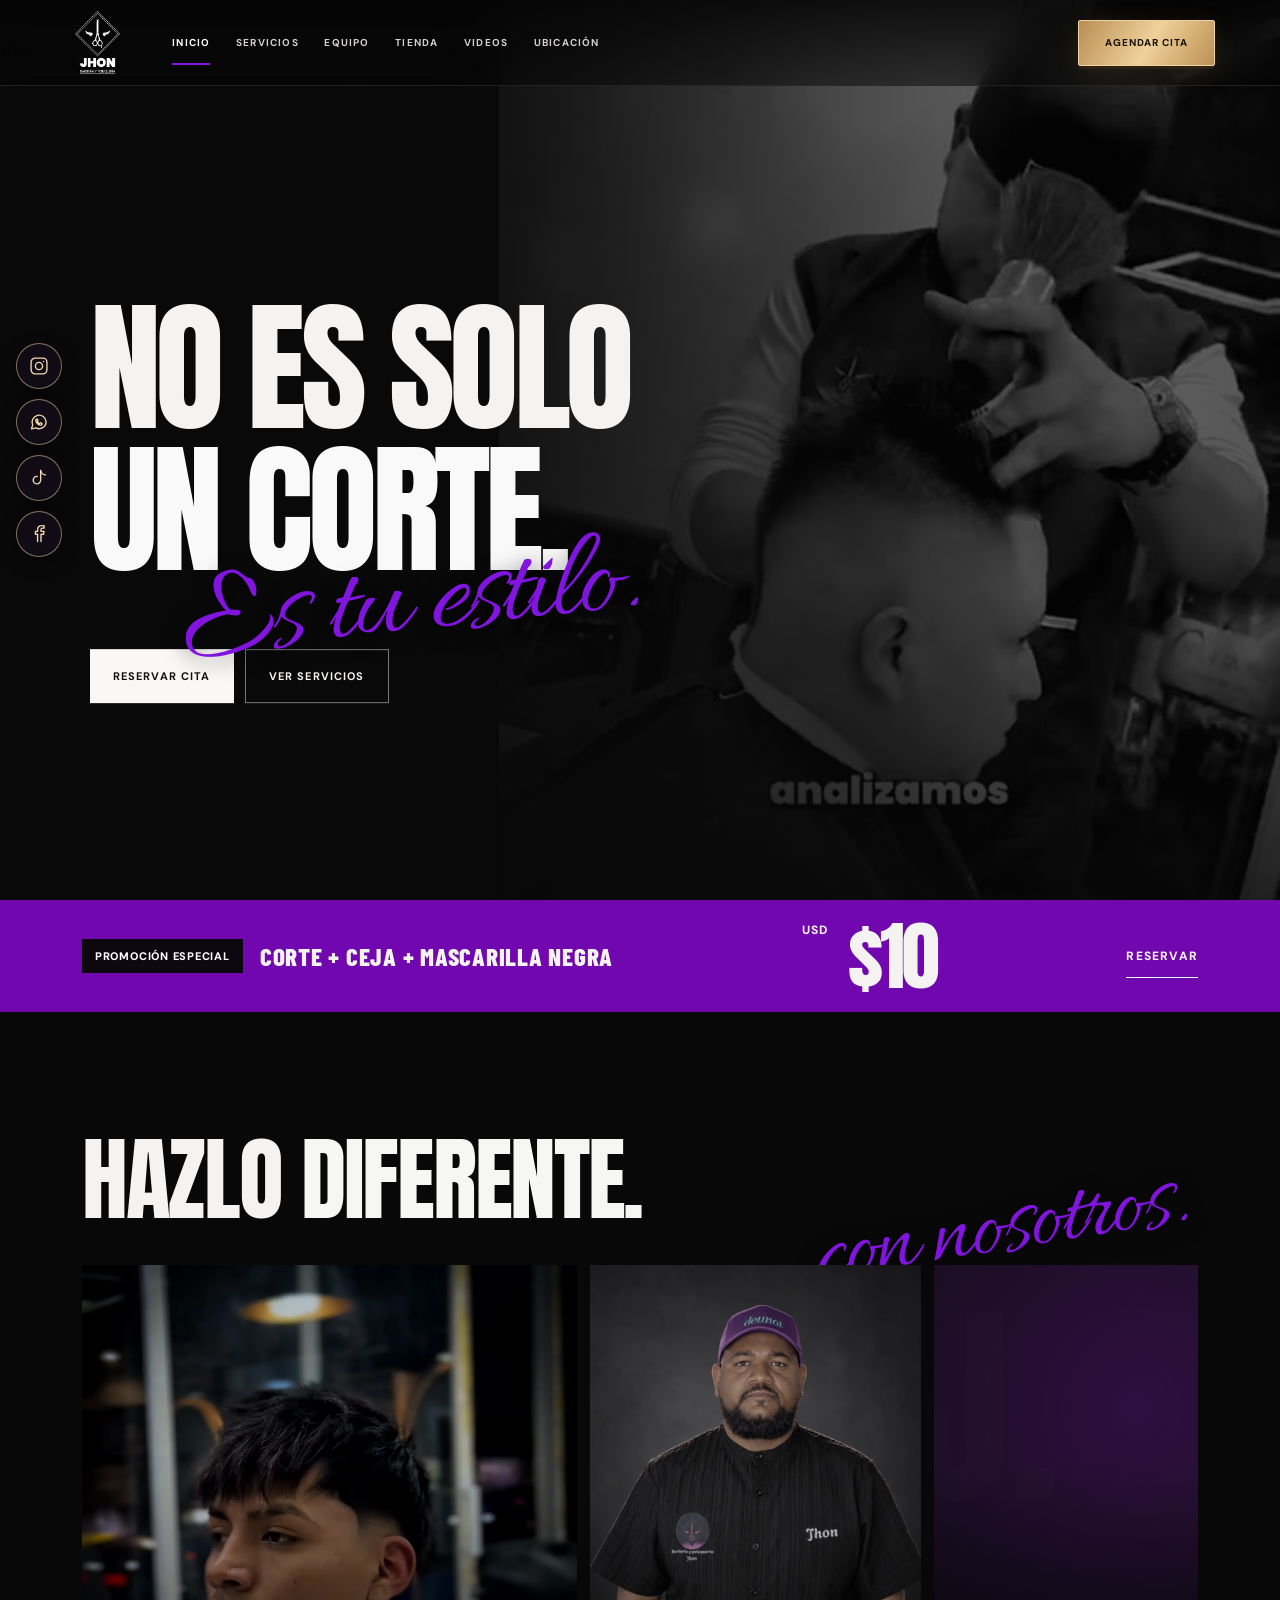
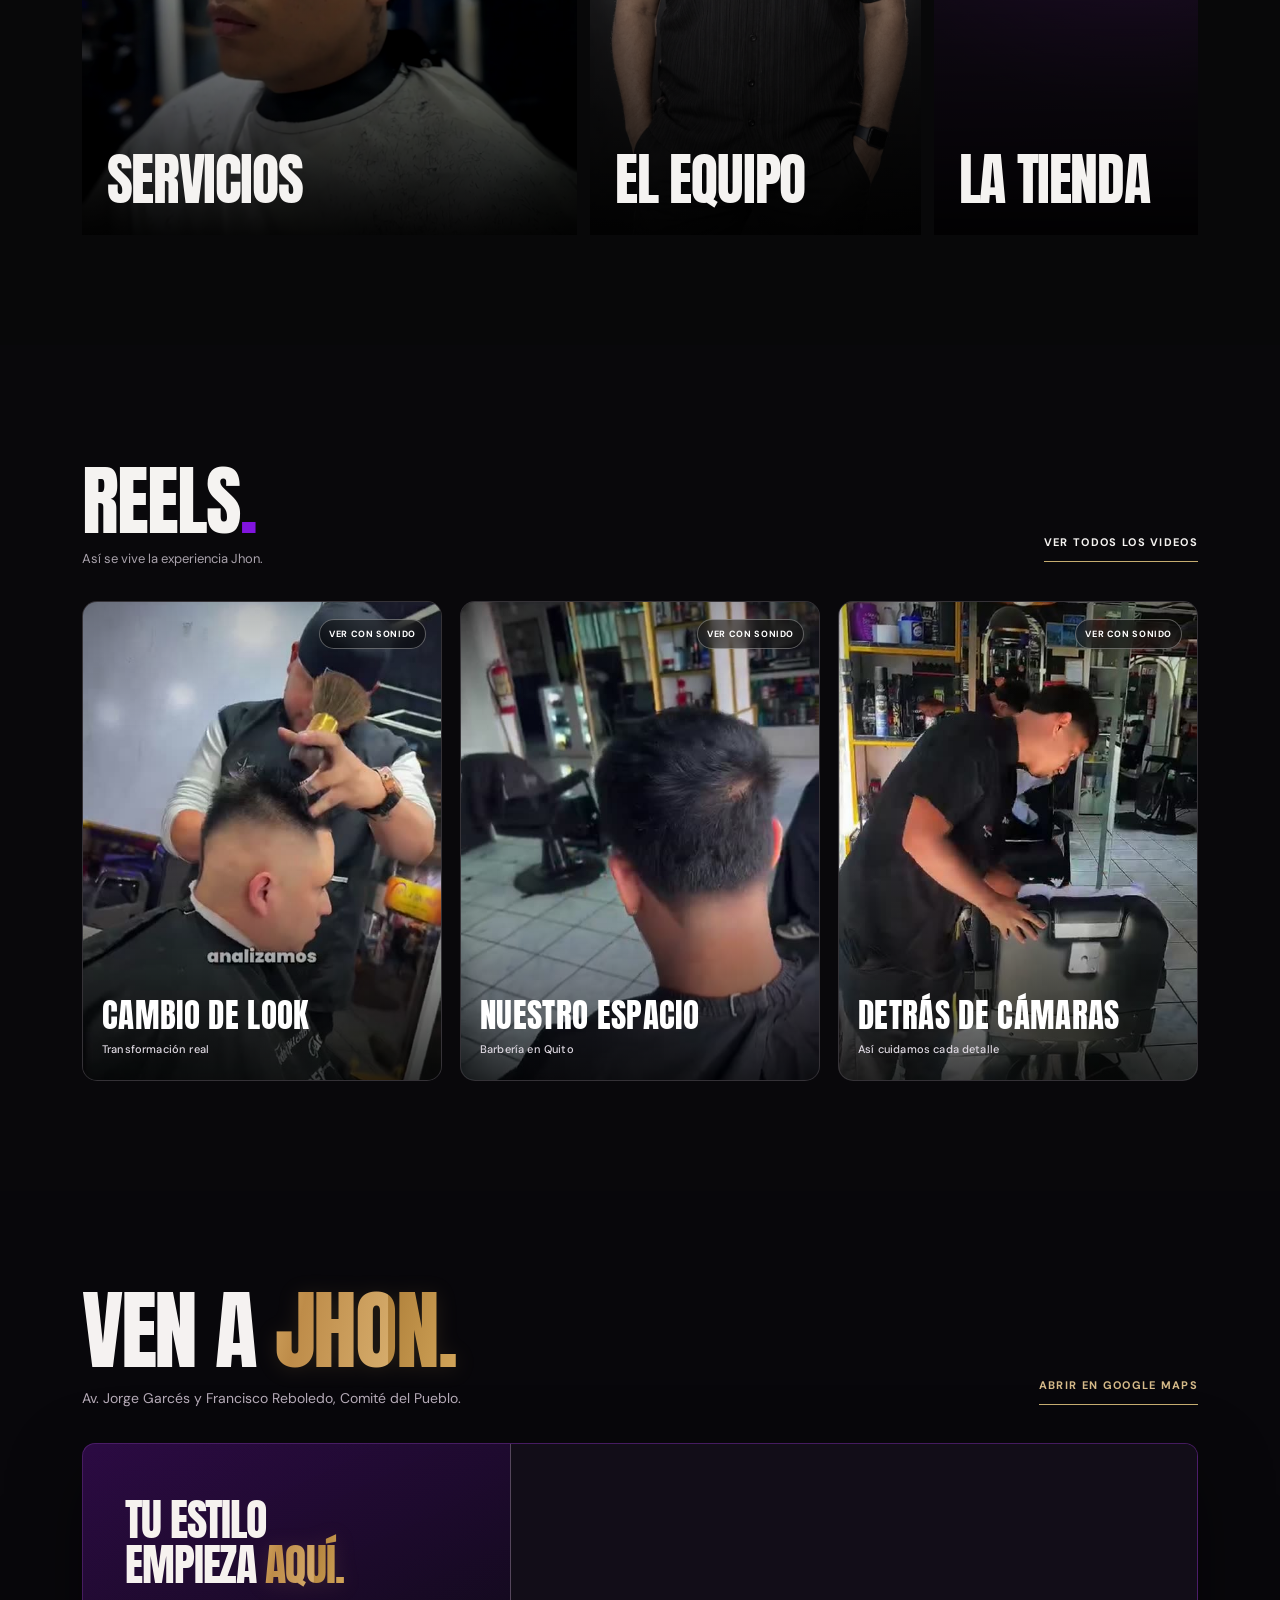
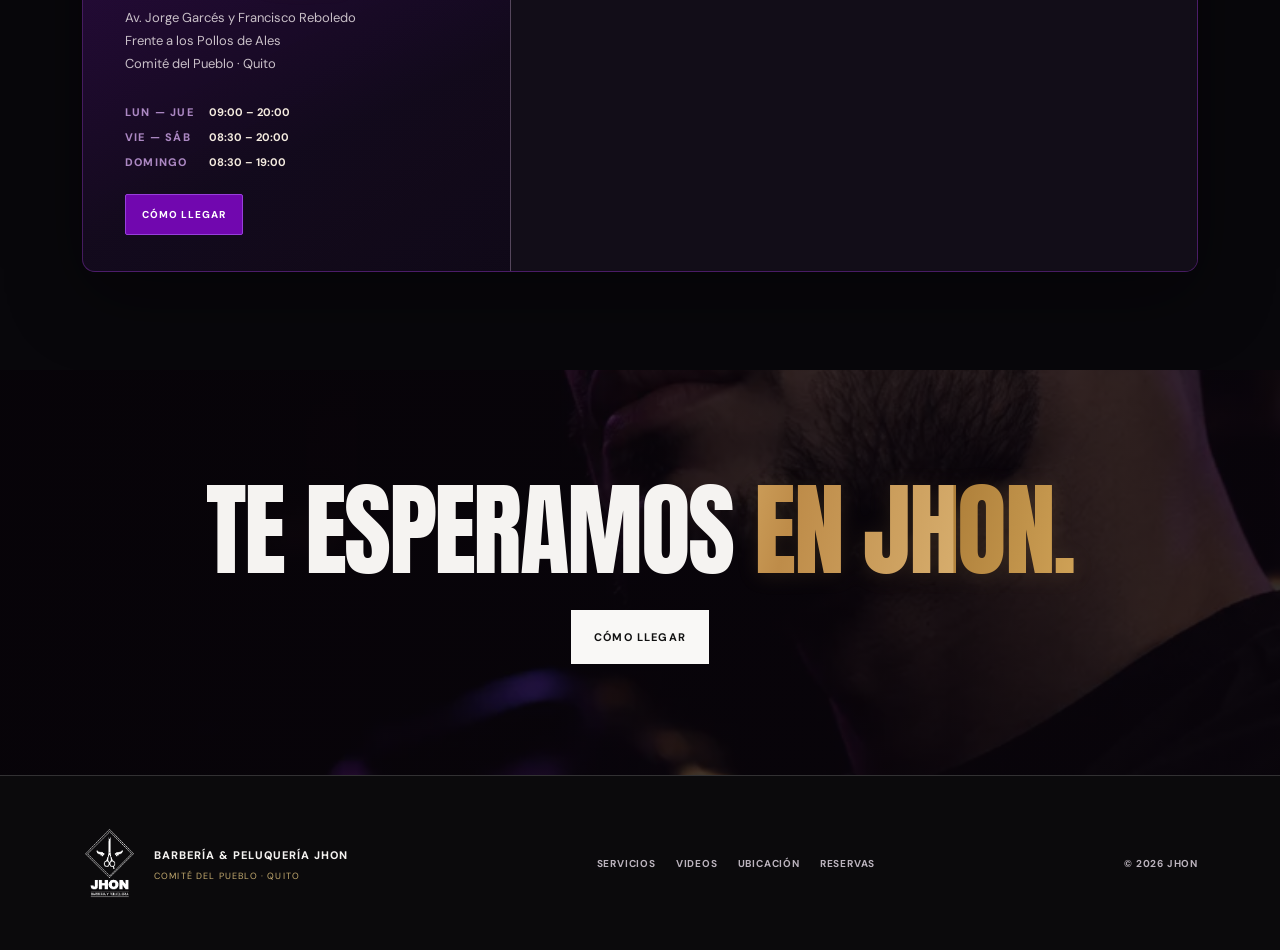
<file: index.html>
<!doctype html><html lang="es"><head><meta charset="utf-8"><meta name="viewport" content="width=device-width,initial-scale=1"><meta name="theme-color" content="#090909"><meta name="description" content="Barbería y Peluquería Jhon, Comité del Pueblo, Quito. Cortes, barberos, productos y citas."><title>Inicio | Barbería y Peluquería Jhon</title><link rel="icon" href="assets/favicon.svg" type="image/svg+xml"><link rel="preconnect" href="https://fonts.googleapis.com"><link rel="preconnect" href="https://fonts.gstatic.com" crossorigin><link href="https://fonts.googleapis.com/css2?family=Anton&family=Barlow+Condensed:wght@500;600;700;800;900&family=DM+Sans:wght@400;500;600;700&family=Allura&display=swap" rel="stylesheet"><link rel="stylesheet" href="assets/styles.css?v=no-arrows-20261023"><link rel="stylesheet" href="assets/jhon-premium-fixes-v7.css?v=gold-shine-20261023"><link rel="stylesheet" href="assets/booking-v8.css?v=2"></head><body data-page="index">
<div class="loader" id="loader" aria-hidden="true"><img src="assets/logo-jhon.png" alt=""><div class="load-bar"><span></span></div><div class="loader-type">ESTILO QUE SE NOTA</div></div>
<header class="header" id="header"><a class="brand" href="index.html" aria-label="Barbería y Peluquería Jhon, inicio"><img src="assets/logo-jhon.png" alt="Jhon Barbería y Peluquería"></a><nav class="nav" aria-label="Navegación principal"><a class="nav-item is-active" href="index.html">INICIO</a><a class="nav-item " href="servicios.html">SERVICIOS</a><a class="nav-item " href="barberos.html">EQUIPO</a><a class="nav-item " href="productos.html">TIENDA</a><a class="nav-item " href="videos.html">VIDEOS</a><a class="nav-item " href="ubicacion.html">UBICACIÓN</a></nav><a class="book-cta book-cta-gold" href="reservas.html" aria-label="Agendar cita en Barbería Jhon"><span class="book-cta-label">AGENDAR CITA</span></a><button type="button" id="mobileToggle" class="hamburger" aria-label="Abrir menú" aria-expanded="false"><i></i><i></i></button></header>
<div class="mobile-menu" id="mobileMenu" aria-hidden="true"><a href="index.html" class="mobile-link is-active">INICIO</a><a href="servicios.html" class="mobile-link ">SERVICIOS</a><a href="barberos.html" class="mobile-link ">EQUIPO</a><a href="productos.html" class="mobile-link ">TIENDA</a><a href="videos.html" class="mobile-link ">VIDEOS</a><a href="ubicacion.html" class="mobile-link ">UBICACIÓN</a><a class="mobile-link mobile-book" href="reservas.html">RESERVAR CITA</a><small>COMITÉ DEL PUEBLO / QUITO</small></div>
<main><section class="home-hero"><div class="hero-video"><video autoplay muted loop playsinline preload="metadata" poster="assets/facciones.jpg"><source src="assets/facciones.mp4" type="video/mp4"></video></div><div class="hero-gradient"></div><div class="hero-copy"><h1 class="display hero-title">NO ES SOLO<br><span>UN CORTE.</span></h1><div class="script hero-script">Es tu estilo.</div><div class="hero-buttons"><a class="btn-white" href="reservas.html">RESERVAR CITA</a><a class="btn-outline" href="servicios.html">VER SERVICIOS</a></div></div></section>
<section class="promo-strip"><div><span class="pill">PROMOCIÓN ESPECIAL</span><span> CORTE + CEJA + MASCARILLA NEGRA</span></div><strong><small>USD</small> $10</strong><a href="reservas.html?servicio=combo-black" aria-label="Consultar promoción de diez dólares">RESERVAR</a></section>
<section class="home-editorial section-pad"><div class="editorial-head"><h2 class="display">HAZLO <span>DIFERENTE.</span></h2><span class="script script-floating">con nosotros.</span></div><div class="editorial-grid"><a href="servicios.html" class="editorial-card wide-editorial"><img class="editorial-only-photo" src="assets/servicios-extra.webp" alt="Corte de cabello masculino realizado en Barbería Jhon" loading="lazy"><div class="editorial-gradient"></div><h3 class="display">SERVICIOS </h3></a><a href="barberos.html" class="editorial-card tall-editorial"><img src="assets/jhon.webp" alt="Jhon, referente del equipo de Barbería y Peluquería Jhon" loading="lazy"><div class="editorial-gradient"></div><h3 class="display">EL EQUIPO </h3></a><a href="productos.html" class="editorial-card type-editorial" aria-label="Abrir la página de tienda, pendiente de diseño"><div class="type-art" aria-hidden="true">J.</div><div class="editorial-gradient"></div><h3 class="display">LA TIENDA </h3></a></div></section>
<section class="home-videos section-pad"><div class="reels-heading"><div><h2 class="display">REELS<span class="reels-dot">.</span></h2><p>Así se vive la experiencia Jhon.</p></div><a class="text-arrow" href="videos.html">VER TODOS LOS VIDEOS</a></div><div class="reel-row"><button class="reel-card reel-autoplay" type="button" data-video="facciones" data-video-title="Transformación real" aria-label="Ver Transformación real con sonido"><video class="reel-preview" muted autoplay loop playsinline webkit-playsinline preload="none" poster="assets/facciones.jpg" src="assets/facciones.mp4" data-src="assets/facciones.mp4" aria-hidden="true" tabindex="-1"></video><span class="reel-audio-hint"> VER CON SONIDO</span><span class="reel-name">CAMBIO DE LOOK<small>Transformación real</small></span></button><button class="reel-card reel-autoplay" type="button" data-video="barberia-norte" data-video-title="Barbería en Quito" aria-label="Ver Barbería en Quito con sonido"><video class="reel-preview" muted autoplay loop playsinline webkit-playsinline preload="none" poster="assets/barberia-norte.jpg" src="assets/barberia-norte.mp4" data-src="assets/barberia-norte.mp4" aria-hidden="true" tabindex="-1"></video><span class="reel-audio-hint"> VER CON SONIDO</span><span class="reel-name">NUESTRO ESPACIO<small>Barbería en Quito</small></span></button><button class="reel-card reel-autoplay" type="button" data-video="limpieza" data-video-title="Así cuidamos cada detalle" aria-label="Ver Así cuidamos cada detalle con sonido"><video class="reel-preview" muted autoplay loop playsinline webkit-playsinline preload="none" poster="assets/limpieza.jpg" src="assets/limpieza.mp4" data-src="assets/limpieza.mp4" aria-hidden="true" tabindex="-1"></video><span class="reel-audio-hint"> VER CON SONIDO</span><span class="reel-name">DETRÁS DE CÁMARAS<small>Así cuidamos cada detalle</small></span></button></div></section>
<section class="home-map section-pad" id="mapa-jhon" aria-labelledby="homeMapTitle"><div class="map-heading"><div><h2 class="display" id="homeMapTitle">VEN A <span>JHON.</span></h2><p>Av. Jorge Garcés y Francisco Reboledo, Comité del Pueblo.</p></div><a class="text-arrow" href="https://www.google.com/maps/search/?api=1&amp;query=Av.%20Jorge%20Garc%C3%A9s%20y%20Francisco%20Reboledo%2C%20Comit%C3%A9%20del%20Pueblo%2C%20Quito%2C%20Ecuador" target="_blank" rel="noopener noreferrer">ABRIR EN GOOGLE MAPS</a></div><div class="map-layout"><div class="map-info"><h3 class="display">TU ESTILO<br>EMPIEZA <em>AQUÍ.</em></h3><p>Av. Jorge Garcés y Francisco Reboledo<br>Frente a los Pollos de Ales<br>Comité del Pueblo · Quito</p><div class="map-info-time"><span>LUN — JUE</span><strong>09:00 – 20:00</strong><span>VIE — SÁB</span><strong>08:30 – 20:00</strong><span>DOMINGO</span><strong>08:30 – 19:00</strong></div><a class="map-link" href="https://www.google.com/maps/search/?api=1&amp;query=Av.%20Jorge%20Garc%C3%A9s%20y%20Francisco%20Reboledo%2C%20Comit%C3%A9%20del%20Pueblo%2C%20Quito%2C%20Ecuador" target="_blank" rel="noopener noreferrer">CÓMO LLEGAR</a></div><div class="map-frame"><iframe title="Mapa de Av. Jorge Garcés y Francisco Reboledo, Comité del Pueblo, Quito" src="https://www.google.com/maps?q=Av.%20Jorge%20Garc%C3%A9s%20y%20Francisco%20Reboledo%2C%20Comit%C3%A9%20del%20Pueblo%2C%20Quito%2C%20Ecuador&amp;output=embed" loading="lazy" referrerpolicy="no-referrer-when-downgrade" allowfullscreen></iframe></div></div></section>
<section class="closing-banner"><h2 class="display">TE ESPERAMOS <span>EN JHON.</span></h2><a href="ubicacion.html" class="btn-white">CÓMO LLEGAR</a></section></main>
<aside class="social-rail" aria-label="Redes sociales y contacto"><a class="social-rail-link" href="https://www.instagram.com/barberiaypeluqueriajhon/" target="_blank" rel="noopener noreferrer" aria-label="Abrir Instagram oficial de Barbería Jhon" title="Instagram · Perfil oficial"><svg xmlns="http://www.w3.org/2000/svg" width="19" height="19" viewBox="0 0 24 24" fill="none" stroke="currentColor" stroke-width="1.65" stroke-linecap="round" stroke-linejoin="round" aria-hidden="true"><rect x="2.5" y="2.5" width="19" height="19" rx="5"/><circle cx="12" cy="12" r="4.3"/><circle cx="17.5" cy="6.5" r=".9" fill="currentColor" stroke="none"/></svg><span class="social-tooltip">Instagram</span></a><a class="social-rail-link" href="https://wa.me/593962932993?text=Hola%2C%20necesito%20agendar%20una%20cita%20en%20Barber%C3%ADa%20y%20Peluquer%C3%ADa%20Jhon.%20%C2%BFMe%20pueden%20ayudar%20con%20los%20horarios%20disponibles%3F" target="_blank" rel="noopener noreferrer" aria-label="Escribir a Barbería Jhon por WhatsApp" title="WhatsApp · Agendar cita"><svg xmlns="http://www.w3.org/2000/svg" width="19" height="19" viewBox="0 0 24 24" fill="none" stroke="currentColor" stroke-width="1.65" stroke-linecap="round" stroke-linejoin="round" aria-hidden="true"><path d="M20.5 11.6a8.4 8.4 0 0 1-12.4 7.4L3 20.3l1.4-4.8a8.4 8.4 0 1 1 16.1-3.9Z"/><path d="M9 8.6c-.6.2-.9 1.1-.8 1.7.5 2.5 3.1 4.9 5.6 5.4.7.1 1.6-.3 1.8-.8l-.1-1.3-1.8-.8-1 1a6.2 6.2 0 0 1-2.8-2.7l.9-1-.9-1.5H9Z"/></svg><span class="social-tooltip">WhatsApp</span></a><a class="social-rail-link" href="https://www.tiktok.com/@barberiaypeluqueriajhon" target="_blank" rel="noopener noreferrer" aria-label="Abrir TikTok oficial de Barbería Jhon" title="TikTok · Perfil oficial"><svg xmlns="http://www.w3.org/2000/svg" width="19" height="19" viewBox="0 0 24 24" fill="none" stroke="currentColor" stroke-width="1.65" stroke-linecap="round" stroke-linejoin="round" aria-hidden="true"><path d="M14 3v11.5a4.5 4.5 0 1 1-4-4.47"/><path d="M14 3c.5 3.2 2.3 4.9 5.8 5.2"/></svg><span class="social-tooltip">TikTok</span></a><a class="social-rail-link" href="https://www.facebook.com/barberiaypeluqueriajhon?locale=es_LA" target="_blank" rel="noopener noreferrer" aria-label="Abrir Facebook oficial de Barbería Jhon" title="Facebook · Perfil oficial"><svg xmlns="http://www.w3.org/2000/svg" width="19" height="19" viewBox="0 0 24 24" fill="none" stroke="currentColor" stroke-width="1.65" stroke-linecap="round" stroke-linejoin="round" aria-hidden="true"><path d="M14.4 21v-8.7h3.1l.5-3.4h-3.6V6.7c0-1 .4-1.7 1.8-1.7h1.9V2.1a22 22 0 0 0-2.8-.1c-3.3 0-5 1.9-5 5.1v1.8H7.7v3.4h2.6V21"/></svg><span class="social-tooltip">Facebook</span></a></aside>
<footer class="footer"><div class="footer-brand"><img src="assets/logo-jhon.png" alt="Logo Jhon"><div><strong>BARBERÍA & PELUQUERÍA JHON</strong><small>COMITÉ DEL PUEBLO · QUITO</small></div></div><div class="footer-links"><a href="servicios.html">SERVICIOS</a><a href="videos.html">VIDEOS</a><a href="ubicacion.html">UBICACIÓN</a><a href="reservas.html">RESERVAS</a></div><span class="footer-last">© 2026 JHON</span></footer>
<div class="modal-overlay" id="videoModal" aria-hidden="true" role="dialog" aria-modal="true" aria-label="Reproducir video"><button class="modal-x" id="closeVideo" aria-label="Cerrar video">×</button><div class="video-modal-frame"><video id="modalPlayer" controls playsinline preload="none"></video><p id="modalVideoTitle"></p></div></div>
<script src="assets/data.js?v=facial-20-20261025" defer></script><script src="assets/site.js?v=no-arrows-20261023" defer></script></body></html>
</file>
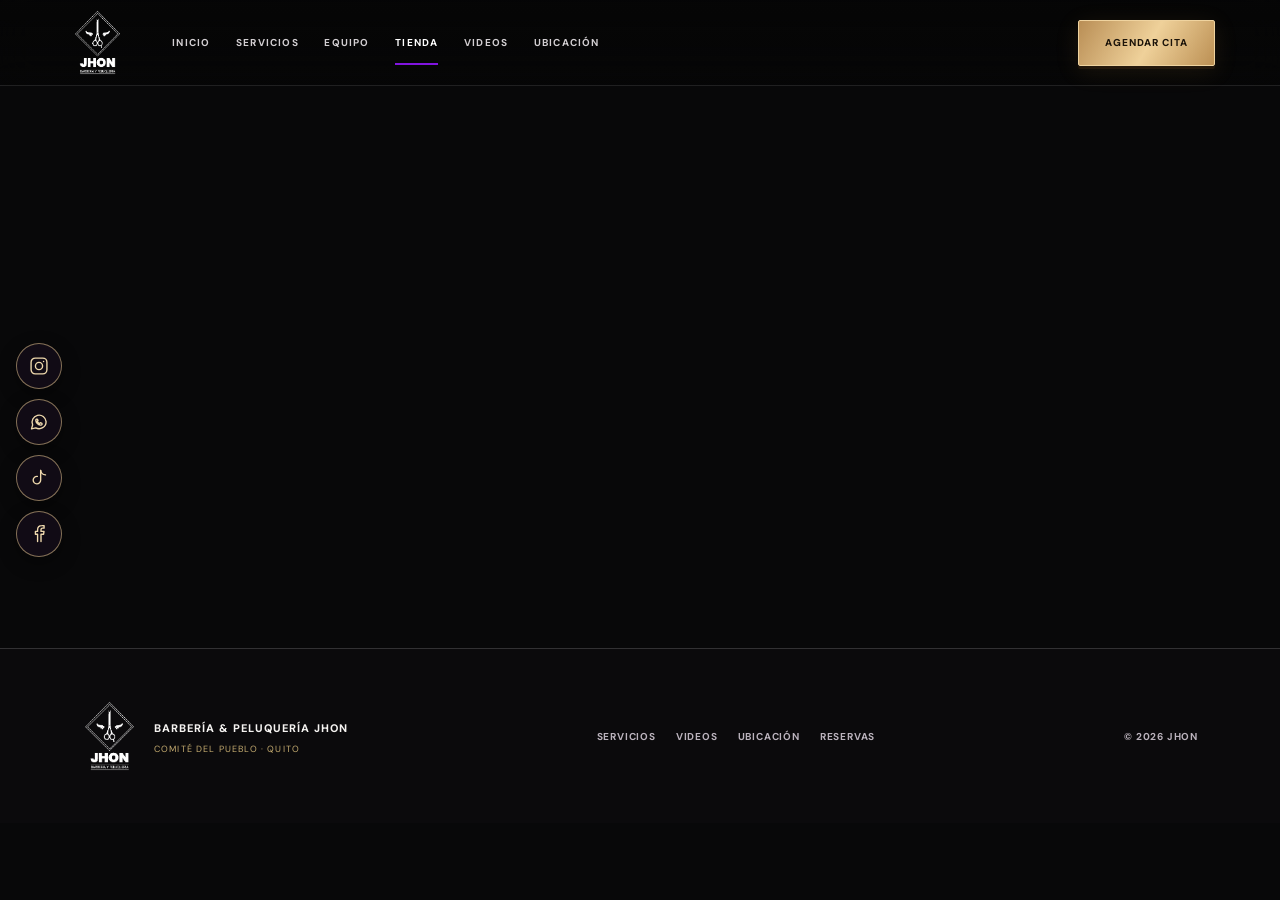
<file: productos.html>
<!doctype html><html lang="es"><head><meta charset="utf-8"><meta name="viewport" content="width=device-width,initial-scale=1"><meta name="theme-color" content="#090909"><meta name="description" content="Barbería y Peluquería Jhon, Comité del Pueblo, Quito. Cortes, barberos, productos y citas."><title>Tienda | Barbería y Peluquería Jhon</title><link rel="icon" href="assets/favicon.svg" type="image/svg+xml"><link rel="preconnect" href="https://fonts.googleapis.com"><link rel="preconnect" href="https://fonts.gstatic.com" crossorigin><link href="https://fonts.googleapis.com/css2?family=Anton&family=Barlow+Condensed:wght@500;600;700;800;900&family=DM+Sans:wght@400;500;600;700&family=Allura&display=swap" rel="stylesheet"><link rel="stylesheet" href="assets/styles.css?v=no-arrows-20261023"><link rel="stylesheet" href="assets/jhon-premium-fixes-v7.css?v=gold-shine-20261023"></head><body data-page="productos">

<header class="header" id="header"><a class="brand" href="index.html" aria-label="Barbería y Peluquería Jhon, inicio"><img src="assets/logo-jhon.png" alt="Jhon Barbería y Peluquería"></a><nav class="nav" aria-label="Navegación principal"><a class="nav-item " href="index.html">INICIO</a><a class="nav-item " href="servicios.html">SERVICIOS</a><a class="nav-item " href="barberos.html">EQUIPO</a><a class="nav-item is-active" href="productos.html">TIENDA</a><a class="nav-item " href="videos.html">VIDEOS</a><a class="nav-item " href="ubicacion.html">UBICACIÓN</a></nav><a class="book-cta book-cta-gold" href="reservas.html" aria-label="Agendar cita en Barbería Jhon"><span class="book-cta-label">AGENDAR CITA</span></a><button type="button" id="mobileToggle" class="hamburger" aria-label="Abrir menú" aria-expanded="false"><i></i><i></i></button></header>
<div class="mobile-menu" id="mobileMenu" aria-hidden="true"><a href="index.html" class="mobile-link ">INICIO</a><a href="servicios.html" class="mobile-link ">SERVICIOS</a><a href="barberos.html" class="mobile-link ">EQUIPO</a><a href="productos.html" class="mobile-link is-active">TIENDA</a><a href="videos.html" class="mobile-link ">VIDEOS</a><a href="ubicacion.html" class="mobile-link ">UBICACIÓN</a><a class="mobile-link mobile-book" href="reservas.html">RESERVAR CITA</a><small>COMITÉ DEL PUEBLO / QUITO</small></div>
<main class="store-builder-empty" aria-label="Tienda reservada para diseñar en Elementor"></main>
<aside class="social-rail" aria-label="Redes sociales y contacto"><a class="social-rail-link" href="https://www.instagram.com/barberiaypeluqueriajhon/" target="_blank" rel="noopener noreferrer" aria-label="Abrir Instagram oficial de Barbería Jhon" title="Instagram · Perfil oficial"><svg xmlns="http://www.w3.org/2000/svg" width="19" height="19" viewBox="0 0 24 24" fill="none" stroke="currentColor" stroke-width="1.65" stroke-linecap="round" stroke-linejoin="round" aria-hidden="true"><rect x="2.5" y="2.5" width="19" height="19" rx="5"/><circle cx="12" cy="12" r="4.3"/><circle cx="17.5" cy="6.5" r=".9" fill="currentColor" stroke="none"/></svg><span class="social-tooltip">Instagram</span></a><a class="social-rail-link" href="https://wa.me/593962932993?text=Hola%2C%20necesito%20agendar%20una%20cita%20en%20Barber%C3%ADa%20y%20Peluquer%C3%ADa%20Jhon.%20%C2%BFMe%20pueden%20ayudar%20con%20los%20horarios%20disponibles%3F" target="_blank" rel="noopener noreferrer" aria-label="Escribir a Barbería Jhon por WhatsApp" title="WhatsApp · Agendar cita"><svg xmlns="http://www.w3.org/2000/svg" width="19" height="19" viewBox="0 0 24 24" fill="none" stroke="currentColor" stroke-width="1.65" stroke-linecap="round" stroke-linejoin="round" aria-hidden="true"><path d="M20.5 11.6a8.4 8.4 0 0 1-12.4 7.4L3 20.3l1.4-4.8a8.4 8.4 0 1 1 16.1-3.9Z"/><path d="M9 8.6c-.6.2-.9 1.1-.8 1.7.5 2.5 3.1 4.9 5.6 5.4.7.1 1.6-.3 1.8-.8l-.1-1.3-1.8-.8-1 1a6.2 6.2 0 0 1-2.8-2.7l.9-1-.9-1.5H9Z"/></svg><span class="social-tooltip">WhatsApp</span></a><a class="social-rail-link" href="https://www.tiktok.com/@barberiaypeluqueriajhon" target="_blank" rel="noopener noreferrer" aria-label="Abrir TikTok oficial de Barbería Jhon" title="TikTok · Perfil oficial"><svg xmlns="http://www.w3.org/2000/svg" width="19" height="19" viewBox="0 0 24 24" fill="none" stroke="currentColor" stroke-width="1.65" stroke-linecap="round" stroke-linejoin="round" aria-hidden="true"><path d="M14 3v11.5a4.5 4.5 0 1 1-4-4.47"/><path d="M14 3c.5 3.2 2.3 4.9 5.8 5.2"/></svg><span class="social-tooltip">TikTok</span></a><a class="social-rail-link" href="https://www.facebook.com/barberiaypeluqueriajhon?locale=es_LA" target="_blank" rel="noopener noreferrer" aria-label="Abrir Facebook oficial de Barbería Jhon" title="Facebook · Perfil oficial"><svg xmlns="http://www.w3.org/2000/svg" width="19" height="19" viewBox="0 0 24 24" fill="none" stroke="currentColor" stroke-width="1.65" stroke-linecap="round" stroke-linejoin="round" aria-hidden="true"><path d="M14.4 21v-8.7h3.1l.5-3.4h-3.6V6.7c0-1 .4-1.7 1.8-1.7h1.9V2.1a22 22 0 0 0-2.8-.1c-3.3 0-5 1.9-5 5.1v1.8H7.7v3.4h2.6V21"/></svg><span class="social-tooltip">Facebook</span></a></aside>
<footer class="footer"><div class="footer-brand"><img src="assets/logo-jhon.png" alt="Logo Jhon"><div><strong>BARBERÍA & PELUQUERÍA JHON</strong><small>COMITÉ DEL PUEBLO · QUITO</small></div></div><div class="footer-links"><a href="servicios.html">SERVICIOS</a><a href="videos.html">VIDEOS</a><a href="ubicacion.html">UBICACIÓN</a><a href="reservas.html">RESERVAS</a></div><span class="footer-last">© 2026 JHON</span></footer>
<div class="modal-overlay" id="videoModal" aria-hidden="true" role="dialog" aria-modal="true" aria-label="Reproducir video"><button class="modal-x" id="closeVideo" aria-label="Cerrar video">×</button><div class="video-modal-frame"><video id="modalPlayer" controls playsinline preload="none"></video><p id="modalVideoTitle"></p></div></div>
<script src="assets/data.js?v=facial-20-20261025" defer></script><script src="assets/site.js?v=no-arrows-20261023" defer></script></body></html>
</file>
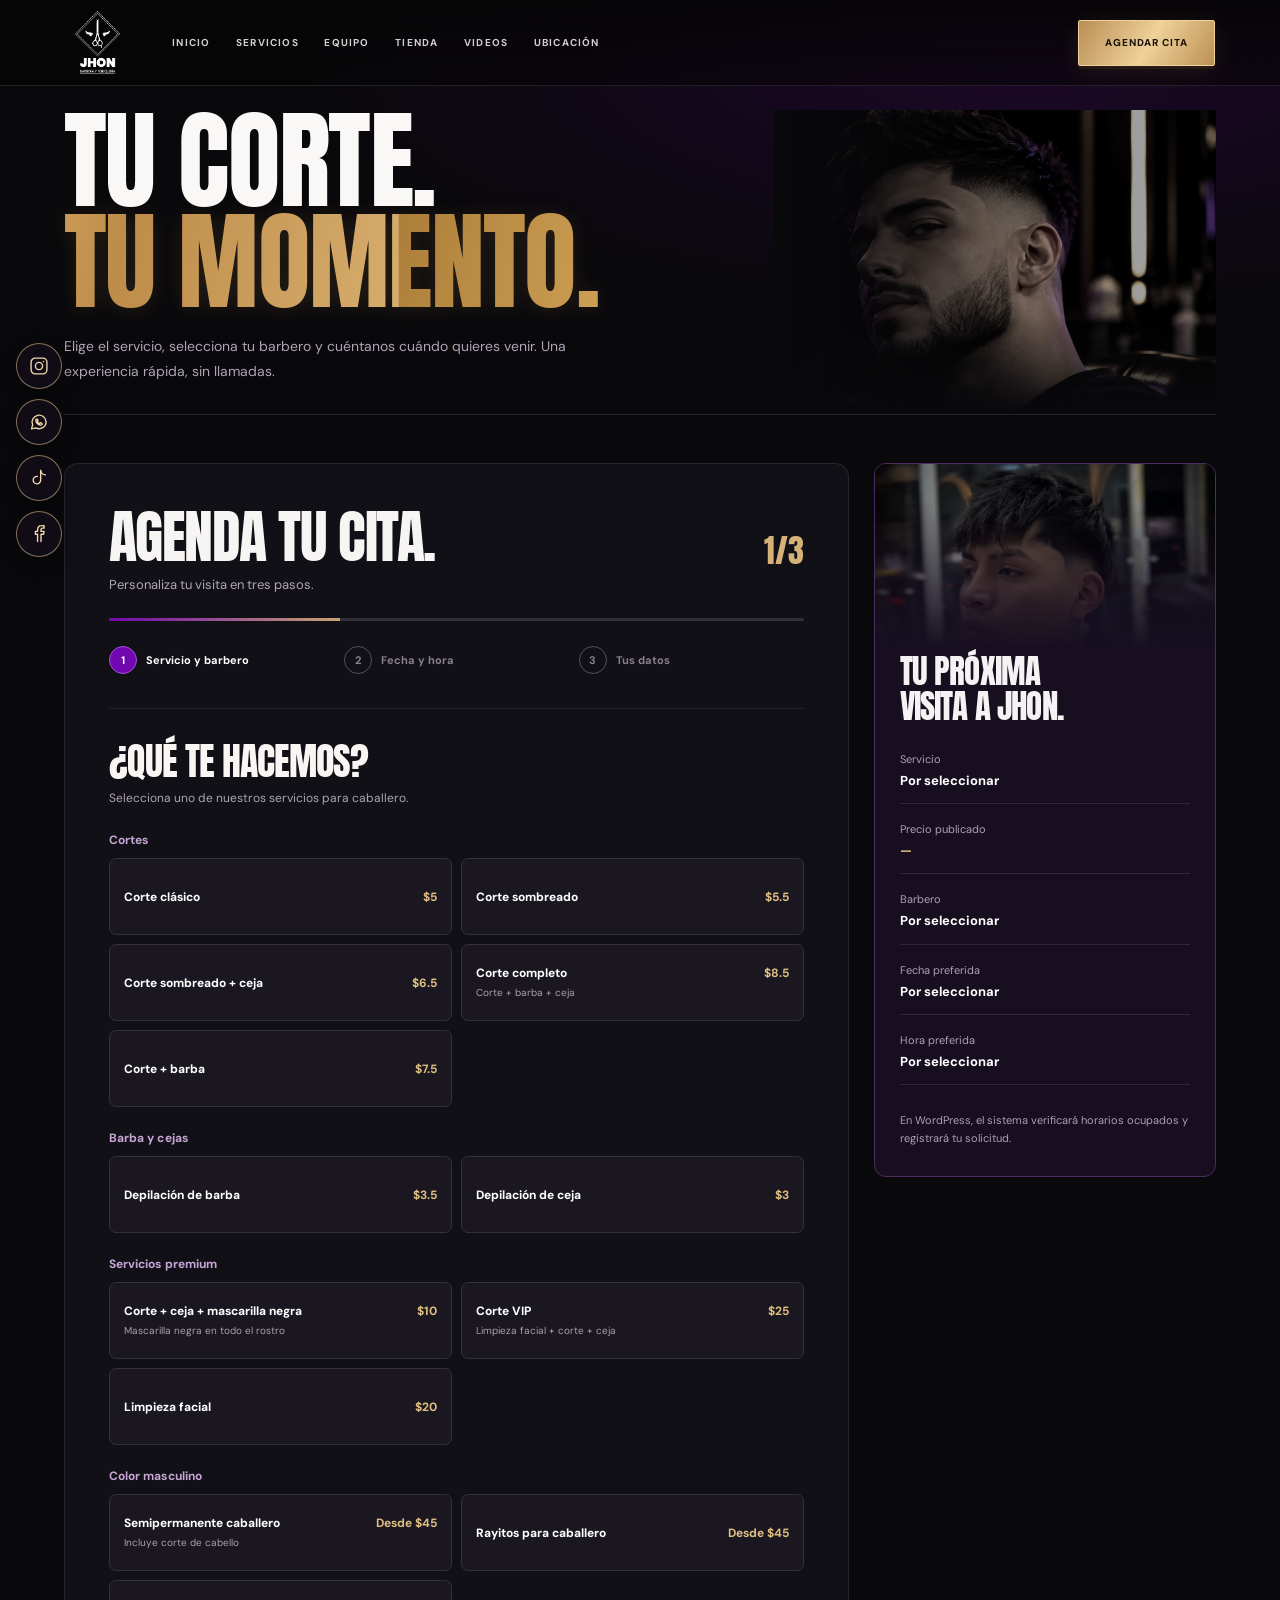
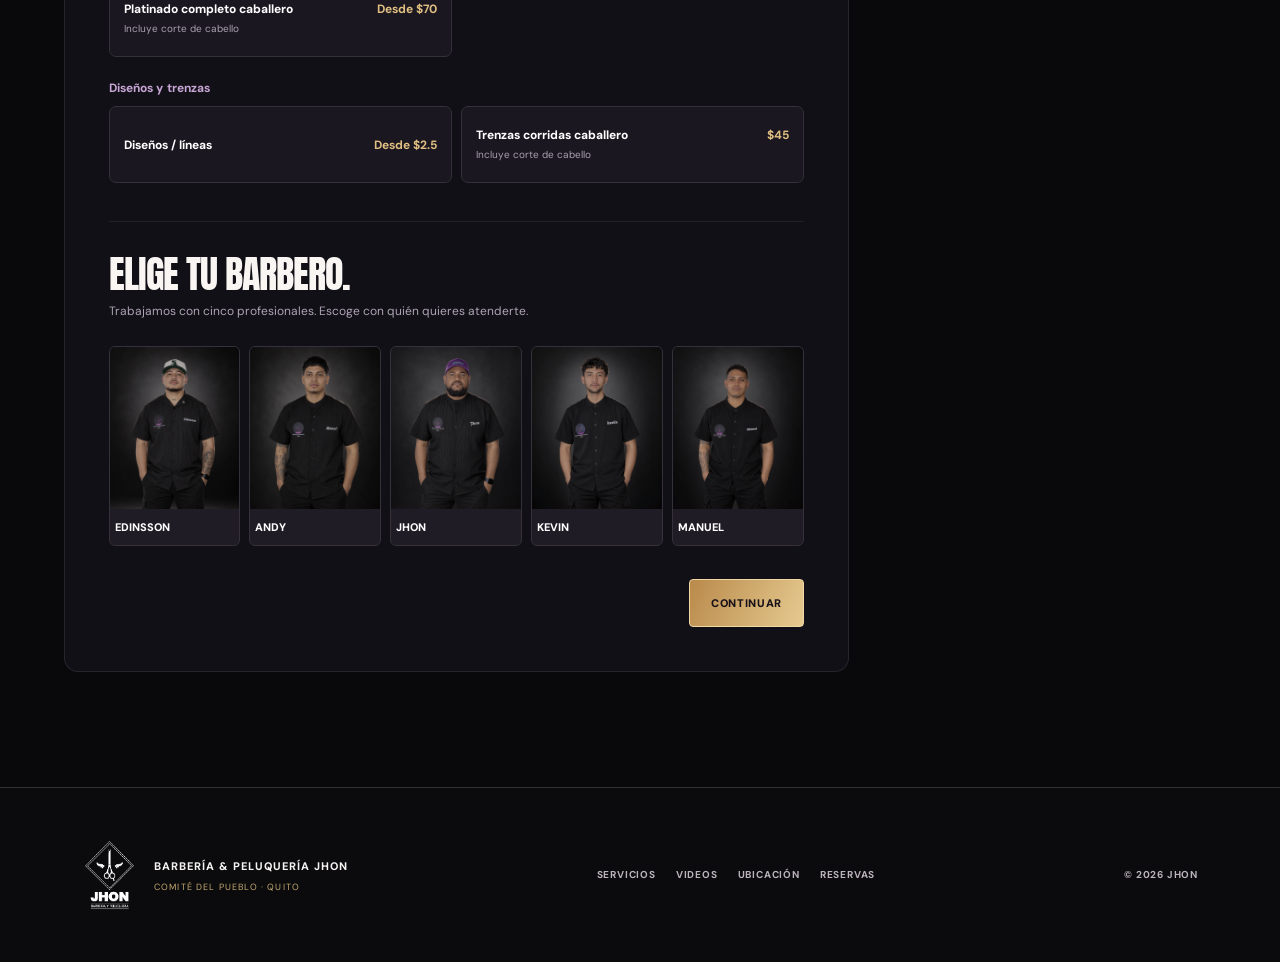
<file: reservas.html>
<!doctype html><html lang="es"><head><meta charset="utf-8"><meta name="viewport" content="width=device-width,initial-scale=1"><meta name="theme-color" content="#090909"><meta name="description" content="Barbería y Peluquería Jhon, Comité del Pueblo, Quito. Cortes, barberos, productos y citas."><title>Reservas | Barbería y Peluquería Jhon</title><link rel="icon" href="assets/favicon.svg" type="image/svg+xml"><link rel="preconnect" href="https://fonts.googleapis.com"><link rel="preconnect" href="https://fonts.gstatic.com" crossorigin><link href="https://fonts.googleapis.com/css2?family=Anton&family=Barlow+Condensed:wght@500;600;700;800;900&family=DM+Sans:wght@400;500;600;700&family=Allura&display=swap" rel="stylesheet"><link rel="stylesheet" href="assets/styles.css?v=no-arrows-20261023"><link rel="stylesheet" href="assets/jhon-premium-fixes-v7.css?v=gold-shine-20261023"><link rel="stylesheet" href="assets/booking-v8.css?v=plugin-reservas-1"></head><body data-page="reservas">

<header class="header" id="header"><a class="brand" href="index.html" aria-label="Barbería y Peluquería Jhon, inicio"><img src="assets/logo-jhon.png" alt="Jhon Barbería y Peluquería"></a><nav class="nav" aria-label="Navegación principal"><a class="nav-item " href="index.html">INICIO</a><a class="nav-item " href="servicios.html">SERVICIOS</a><a class="nav-item " href="barberos.html">EQUIPO</a><a class="nav-item " href="productos.html">TIENDA</a><a class="nav-item " href="videos.html">VIDEOS</a><a class="nav-item " href="ubicacion.html">UBICACIÓN</a></nav><a class="book-cta book-cta-gold" href="reservas.html" aria-label="Agendar cita en Barbería Jhon"><span class="book-cta-label">AGENDAR CITA</span></a><button type="button" id="mobileToggle" class="hamburger" aria-label="Abrir menú" aria-expanded="false"><i></i><i></i></button></header>
<div class="mobile-menu" id="mobileMenu" aria-hidden="true"><a href="index.html" class="mobile-link ">INICIO</a><a href="servicios.html" class="mobile-link ">SERVICIOS</a><a href="barberos.html" class="mobile-link ">EQUIPO</a><a href="productos.html" class="mobile-link ">TIENDA</a><a href="videos.html" class="mobile-link ">VIDEOS</a><a href="ubicacion.html" class="mobile-link ">UBICACIÓN</a><a class="mobile-link mobile-book" href="reservas.html">RESERVAR CITA</a><small>COMITÉ DEL PUEBLO / QUITO</small></div>
<main class="bv8-page" id="jhonBookingV8">
<section class="bv8-hero"><div class="bv8-hero-inner"><div><h1 class="display">TU CORTE.<br><span>TU MOMENTO.</span></h1><p>Elige el servicio, selecciona tu barbero y cuéntanos cuándo quieres venir. Una experiencia rápida, sin llamadas.</p></div><div class="bv8-hero-photo"><img src="assets/corte.webp" alt="Resultado de un corte masculino en Jhon" loading="eager"></div></div></section>
<section class="bv8-body"><div class="bv8-shell">
<div class="bv8-main" id="bv8Panel">
<div class="bv8-progress-head"><div><h2 class="display">AGENDA TU CITA.</h2><p>Personaliza tu visita en tres pasos.</p></div><span id="bv8StepCurrent" aria-live="polite">1/3</span></div>
<div class="bv8-progress-track" aria-hidden="true"><span id="bv8ProgressBar"></span></div>
<nav class="bv8-steps" aria-label="Pasos de la reserva"><button type="button" data-step-label="1" class="active"><b>1</b>Servicio y barbero</button><button type="button" data-step-label="2"><b>2</b>Fecha y hora</button><button type="button" data-step-label="3"><b>3</b>Tus datos</button></nav>
<div id="bookingFeedbackV8" class="bv8-feedback" role="alert" aria-live="assertive" hidden></div>
<form id="bookingFormV8" class="bv8-form" novalidate>
<section class="bv8-step" data-step="1" aria-label="Elegir servicio y barbero">
  <header class="bv8-section-title"><h3 class="display">¿QUÉ TE HACEMOS?</h3><p>Selecciona uno de nuestros servicios para caballero.</p></header>
  <div class="bv8-services" id="bookingServicesV8"><p>Cargando servicios...</p></div>
  <header class="bv8-section-title bv8-spaced"><h3 class="display">ELIGE TU BARBERO.</h3><p>Trabajamos con cinco profesionales. Escoge con quién quieres atenderte.</p></header>
  <div class="bv8-team" id="bookingTeamV8"><p>Cargando profesionales...</p></div>
  <div class="bv8-step-actions"><button class="bv8-btn-next" type="button" data-next-step="2">CONTINUAR </button></div>
</section>
<section class="bv8-step" data-step="2" aria-label="Elegir fecha y hora" hidden>
  <header class="bv8-section-title"><h3 class="display">ELIGE TU DÍA.</h3><p>Escoge una fecha dentro de los próximos 90 días.</p></header>
  <div class="bv8-calendar-shell">
    <div class="bv8-calendar"><div class="bv8-calendar-head"><strong id="bv8MonthName"></strong><div class="bv8-calendar-nav"><button id="bv8PrevMonth" type="button" aria-label="Mes anterior">‹</button><button id="bv8NextMonth" type="button" aria-label="Mes siguiente">›</button></div></div>
    <div class="bv8-weekdays"><span>L</span><span>M</span><span>M</span><span>J</span><span>V</span><span>S</span><span>D</span></div>
    <div id="bv8Days" class="bv8-days" role="group" aria-label="Seleccionar fecha"></div></div>
    <div class="bv8-calendar-help"><h4>ESCOGE TU HORARIO</h4><p>Selecciona un día del calendario para consultar los horarios de atención.</p><p class="bv8-calendar-note"><strong>Importante:</strong> los horarios mostrados no indican que estén libres. La disponibilidad será confirmada por la barbería hasta conectar el POS.</p></div>
  </div>
  <div class="bv8-slot-head"><h4>HORARIOS PREFERIDOS</h4><p id="bv8TimeHint" aria-live="polite">Selecciona una fecha.</p></div>
  <div class="bv8-slots" id="bv8Slots" role="group" aria-label="Seleccionar hora preferida"></div>
  <div class="bv8-step-actions"><button class="bv8-btn-back" type="button" data-prev-step="1">VOLVER</button><button class="bv8-btn-next" type="button" data-next-step="3">CONTINUAR </button></div>
</section>
<section class="bv8-step" data-step="3" aria-label="Tus datos para la solicitud" hidden>
  <header class="bv8-section-title"><h3 class="display">CASI ESTÁ LISTO.</h3><p>Ingresa tus datos para registrar tu solicitud en el sistema de reservas Jhon.</p></header>
  <div class="bv8-fields"><label>Tu nombre completo<input id="bv8Name" type="text" placeholder="Escribe tu nombre" minlength="2" maxlength="90" autocomplete="name" required></label><label>Tu número de contacto<input id="bv8Whatsapp" type="tel" placeholder="099 999 9999 o +593..." maxlength="20" autocomplete="tel" required></label><label class="bv8-field-full">¿Alguna indicación? <span>(opcional)</span><textarea id="bv8Notes" rows="3" maxlength="350" placeholder="Por ejemplo: quiero un mohicano con textura"></textarea></label></div>
  <div class="bv8-confirmation-note"><strong>RESERVA SUJETA A CONFIRMACIÓN</strong><p>La solicitud quedará registrada en el sistema Jhon y el equipo confirmará el horario. En esta maqueta aún no se guardan citas.</p></div>
  <div class="bv8-step-actions"><button class="bv8-btn-back" type="button" data-prev-step="2">VOLVER</button><button class="bv8-btn-next" type="submit">SOLICITAR MI CITA </button></div>
</section>
</form></div>
<aside class="bv8-sidebar"><div class="bv8-summary"><div class="bv8-summary-photo"><img src="assets/servicios-extra.webp" alt="Corte masculino realizado en Barbería Jhon" loading="lazy"></div><div class="bv8-summary-content"><h3 class="display">TU PRÓXIMA<br>VISITA A JHON.</h3><div class="bv8-summary-list"><div><span>Servicio</span><strong id="bv8SumService">Por seleccionar</strong></div><div><span>Precio publicado</span><strong id="bv8SumPrice">—</strong></div><div><span>Barbero</span><strong id="bv8SumBarber">Por seleccionar</strong></div><div><span>Fecha preferida</span><strong id="bv8SumDate">Por seleccionar</strong></div><div><span>Hora preferida</span><strong id="bv8SumTime">Por seleccionar</strong></div></div><p class="bv8-summary-foot">En WordPress, el sistema verificará horarios ocupados y registrará tu solicitud.</p></div></div></aside>
</div></section>
<div class="bv8-system-notice" id="bv8BookingResult" role="status" aria-live="polite" hidden><h2 class="display">RESERVAS EN JHON.</h2><p>La solicitud se guardará directamente en el sistema de la barbería una vez que se publique la versión de WordPress con el plugin Jhon Reservas.</p><p><strong>Esta maqueta HTML todavía no almacena citas.</strong></p></div>
</main>
<aside class="social-rail" aria-label="Redes sociales y contacto"><a class="social-rail-link" href="https://www.instagram.com/barberiaypeluqueriajhon/" target="_blank" rel="noopener noreferrer" aria-label="Abrir Instagram oficial de Barbería Jhon" title="Instagram · Perfil oficial"><svg xmlns="http://www.w3.org/2000/svg" width="19" height="19" viewBox="0 0 24 24" fill="none" stroke="currentColor" stroke-width="1.65" stroke-linecap="round" stroke-linejoin="round" aria-hidden="true"><rect x="2.5" y="2.5" width="19" height="19" rx="5"/><circle cx="12" cy="12" r="4.3"/><circle cx="17.5" cy="6.5" r=".9" fill="currentColor" stroke="none"/></svg><span class="social-tooltip">Instagram</span></a><a class="social-rail-link" href="https://wa.me/593962932993?text=Hola%2C%20necesito%20agendar%20una%20cita%20en%20Barber%C3%ADa%20y%20Peluquer%C3%ADa%20Jhon.%20%C2%BFMe%20pueden%20ayudar%20con%20los%20horarios%20disponibles%3F" target="_blank" rel="noopener noreferrer" aria-label="Escribir a Barbería Jhon por WhatsApp" title="WhatsApp · Agendar cita"><svg xmlns="http://www.w3.org/2000/svg" width="19" height="19" viewBox="0 0 24 24" fill="none" stroke="currentColor" stroke-width="1.65" stroke-linecap="round" stroke-linejoin="round" aria-hidden="true"><path d="M20.5 11.6a8.4 8.4 0 0 1-12.4 7.4L3 20.3l1.4-4.8a8.4 8.4 0 1 1 16.1-3.9Z"/><path d="M9 8.6c-.6.2-.9 1.1-.8 1.7.5 2.5 3.1 4.9 5.6 5.4.7.1 1.6-.3 1.8-.8l-.1-1.3-1.8-.8-1 1a6.2 6.2 0 0 1-2.8-2.7l.9-1-.9-1.5H9Z"/></svg><span class="social-tooltip">WhatsApp</span></a><a class="social-rail-link" href="https://www.tiktok.com/@barberiaypeluqueriajhon" target="_blank" rel="noopener noreferrer" aria-label="Abrir TikTok oficial de Barbería Jhon" title="TikTok · Perfil oficial"><svg xmlns="http://www.w3.org/2000/svg" width="19" height="19" viewBox="0 0 24 24" fill="none" stroke="currentColor" stroke-width="1.65" stroke-linecap="round" stroke-linejoin="round" aria-hidden="true"><path d="M14 3v11.5a4.5 4.5 0 1 1-4-4.47"/><path d="M14 3c.5 3.2 2.3 4.9 5.8 5.2"/></svg><span class="social-tooltip">TikTok</span></a><a class="social-rail-link" href="https://www.facebook.com/barberiaypeluqueriajhon?locale=es_LA" target="_blank" rel="noopener noreferrer" aria-label="Abrir Facebook oficial de Barbería Jhon" title="Facebook · Perfil oficial"><svg xmlns="http://www.w3.org/2000/svg" width="19" height="19" viewBox="0 0 24 24" fill="none" stroke="currentColor" stroke-width="1.65" stroke-linecap="round" stroke-linejoin="round" aria-hidden="true"><path d="M14.4 21v-8.7h3.1l.5-3.4h-3.6V6.7c0-1 .4-1.7 1.8-1.7h1.9V2.1a22 22 0 0 0-2.8-.1c-3.3 0-5 1.9-5 5.1v1.8H7.7v3.4h2.6V21"/></svg><span class="social-tooltip">Facebook</span></a></aside>
<footer class="footer"><div class="footer-brand"><img src="assets/logo-jhon.png" alt="Logo Jhon"><div><strong>BARBERÍA & PELUQUERÍA JHON</strong><small>COMITÉ DEL PUEBLO · QUITO</small></div></div><div class="footer-links"><a href="servicios.html">SERVICIOS</a><a href="videos.html">VIDEOS</a><a href="ubicacion.html">UBICACIÓN</a><a href="reservas.html">RESERVAS</a></div><span class="footer-last">© 2026 JHON</span></footer>
<div class="modal-overlay" id="videoModal" aria-hidden="true" role="dialog" aria-modal="true" aria-label="Reproducir video"><button class="modal-x" id="closeVideo" aria-label="Cerrar video">×</button><div class="video-modal-frame"><video id="modalPlayer" controls playsinline preload="none"></video><p id="modalVideoTitle"></p></div></div>
<script src="assets/data.js?v=facial-20-20261025" defer></script><script src="assets/site.js?v=no-arrows-20261023" defer></script><script src="assets/booking-v8.js?v=plugin-reservas-1" defer></script></body></html>
</file>
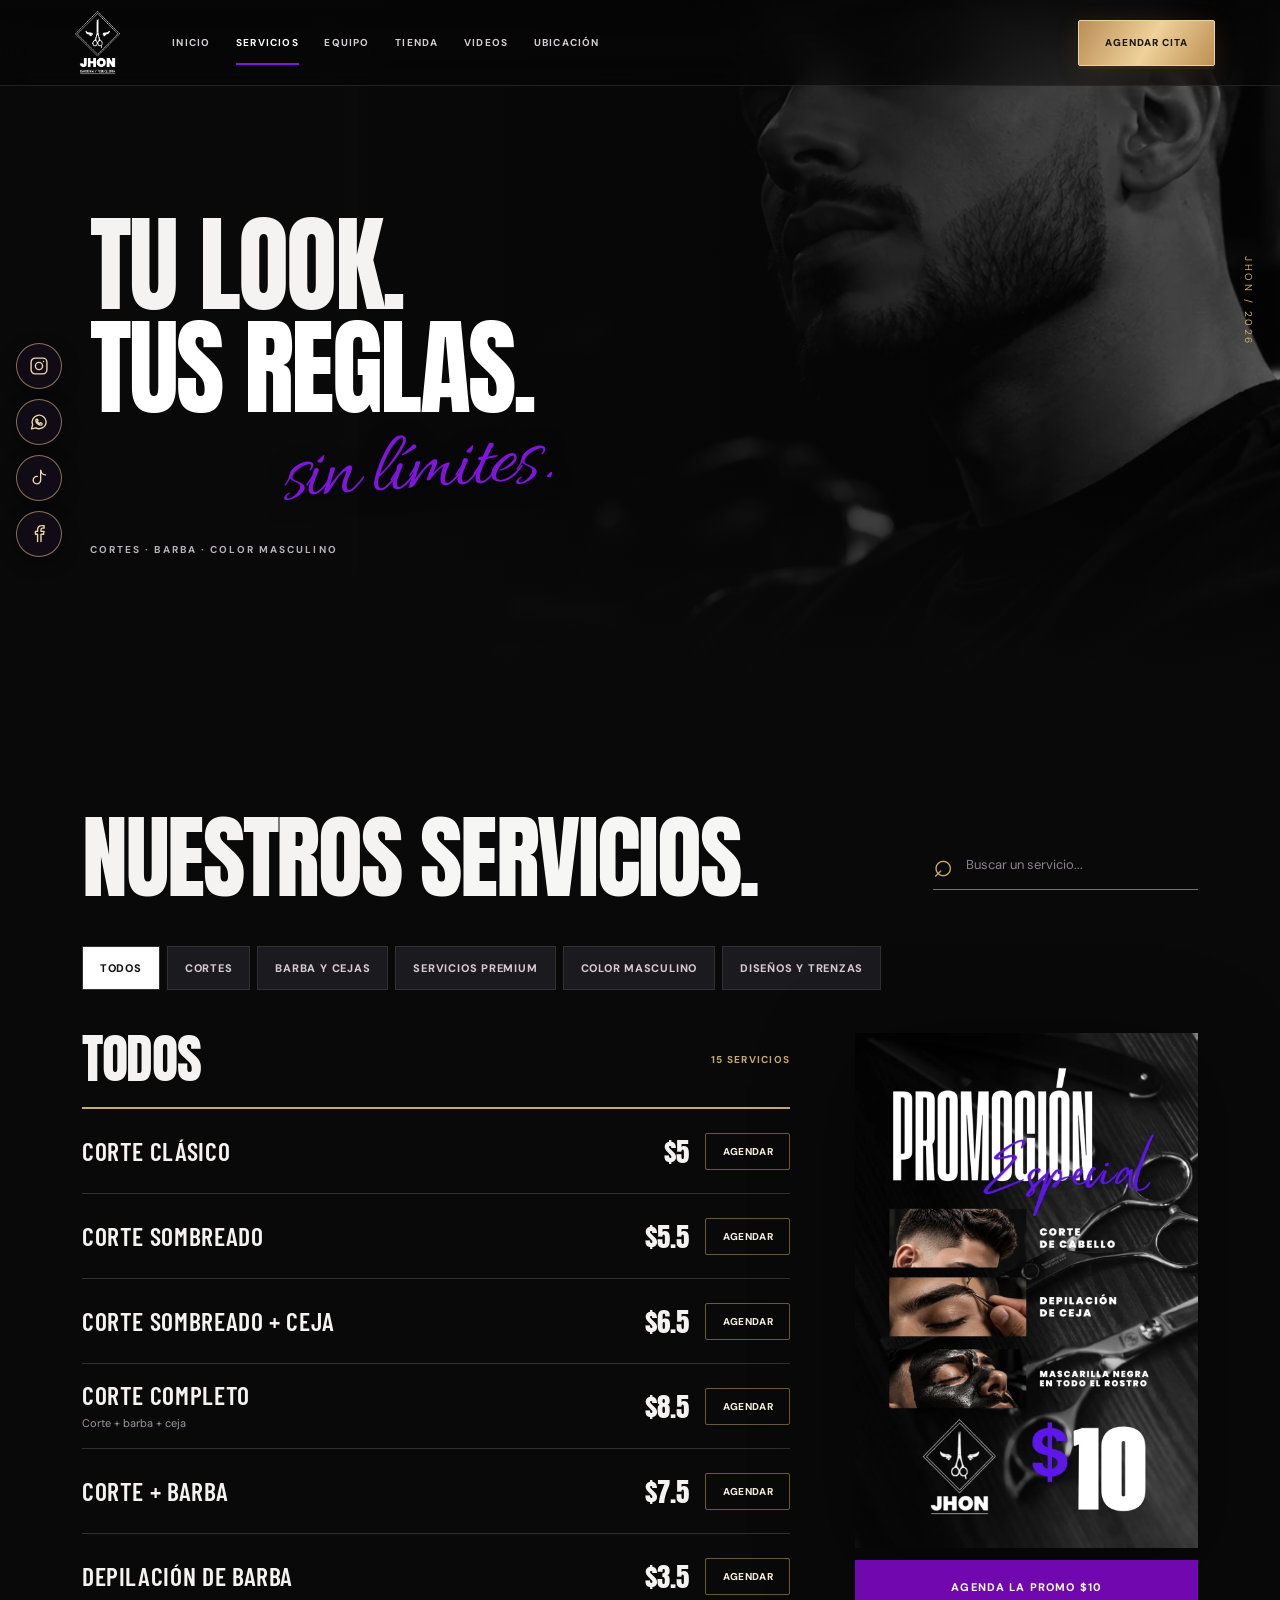
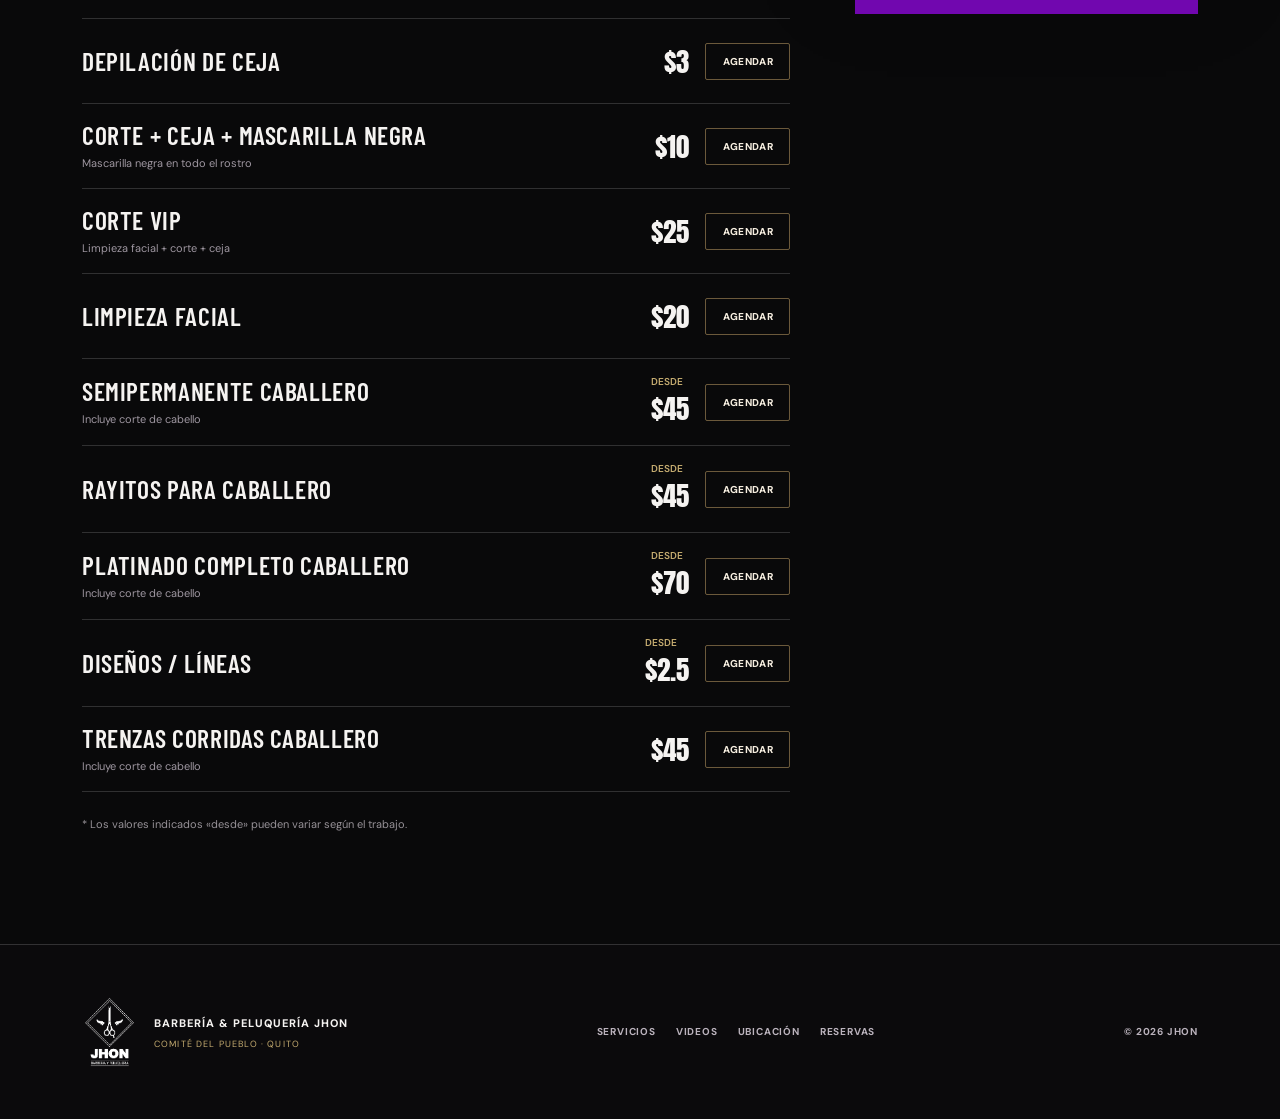
<file: servicios.html>
<!doctype html><html lang="es"><head><meta charset="utf-8"><meta name="viewport" content="width=device-width,initial-scale=1"><meta name="theme-color" content="#090909"><meta name="description" content="Barbería y Peluquería Jhon, Comité del Pueblo, Quito. Cortes, barberos, productos y citas."><title>Servicios y precios | Barbería y Peluquería Jhon</title><link rel="icon" href="assets/favicon.svg" type="image/svg+xml"><link rel="preconnect" href="https://fonts.googleapis.com"><link rel="preconnect" href="https://fonts.gstatic.com" crossorigin><link href="https://fonts.googleapis.com/css2?family=Anton&family=Barlow+Condensed:wght@500;600;700;800;900&family=DM+Sans:wght@400;500;600;700&family=Allura&display=swap" rel="stylesheet"><link rel="stylesheet" href="assets/styles.css?v=no-arrows-20261023"><link rel="stylesheet" href="assets/jhon-premium-fixes-v7.css?v=gold-shine-20261023"></head><body data-page="servicios">

<header class="header" id="header"><a class="brand" href="index.html" aria-label="Barbería y Peluquería Jhon, inicio"><img src="assets/logo-jhon.png" alt="Jhon Barbería y Peluquería"></a><nav class="nav" aria-label="Navegación principal"><a class="nav-item " href="index.html">INICIO</a><a class="nav-item is-active" href="servicios.html">SERVICIOS</a><a class="nav-item " href="barberos.html">EQUIPO</a><a class="nav-item " href="productos.html">TIENDA</a><a class="nav-item " href="videos.html">VIDEOS</a><a class="nav-item " href="ubicacion.html">UBICACIÓN</a></nav><a class="book-cta book-cta-gold" href="reservas.html" aria-label="Agendar cita en Barbería Jhon"><span class="book-cta-label">AGENDAR CITA</span></a><button type="button" id="mobileToggle" class="hamburger" aria-label="Abrir menú" aria-expanded="false"><i></i><i></i></button></header>
<div class="mobile-menu" id="mobileMenu" aria-hidden="true"><a href="index.html" class="mobile-link ">INICIO</a><a href="servicios.html" class="mobile-link is-active">SERVICIOS</a><a href="barberos.html" class="mobile-link ">EQUIPO</a><a href="productos.html" class="mobile-link ">TIENDA</a><a href="videos.html" class="mobile-link ">VIDEOS</a><a href="ubicacion.html" class="mobile-link ">UBICACIÓN</a><a class="mobile-link mobile-book" href="reservas.html">RESERVAR CITA</a><small>COMITÉ DEL PUEBLO / QUITO</small></div>
<main><section class="page-hero service-hero"><div class="page-hero-image" style="background-image:url('assets/detalle.webp')"></div><div class="page-shade"></div><div class="page-title-container"><h1 class="display page-giant">TU LOOK.<br><span>TUS REGLAS.</span></h1><div class="script title-script">sin límites.</div><p>CORTES · BARBA · COLOR MASCULINO</p></div><div class="vertical-tiny">JHON / 2026</div></section>
<section class="services-section section-pad"><div class="headline-split"><div><h2 class="display">NUESTROS <span>SERVICIOS.</span></h2></div><label class="field-search"><span>⌕</span><input type="search" id="serviceSearch" placeholder="Buscar un servicio..." aria-label="Buscar servicios"></label></div><div class="tabs" id="serviceTabs" role="tablist" aria-label="Categorías"><a class="fallback-tab" href="#serv-cortes">CORTES</a><a class="fallback-tab" href="#serv-barba">BARBA Y CEJAS</a><a class="fallback-tab" href="#serv-premium">SERVICIOS PREMIUM</a><a class="fallback-tab" href="#serv-color">COLOR MASCULINO</a><a class="fallback-tab" href="#serv-estilo">DISEÑOS Y TRENZAS</a></div><div class="services-layout"><div class="service-main"><div class="service-title-line"><h3 class="display" id="serviceCategory">SERVICIOS DE CABALLERO</h3><span id="serviceCount">15 SERVICIOS</span></div><div id="serviceRows" class="service-rows"><section class="fallback-service-group" id="serv-cortes"><h3 class="display fallback-service-title">Cortes</h3><article class="service-row"><div><strong class="service-name">Corte clásico</strong></div><div class="service-price">$5</div><a class="service-book" href="reservas.html?servicio=corte-clasico" aria-label="Solicitar Corte clásico">AGENDAR</a></article><article class="service-row"><div><strong class="service-name">Corte sombreado</strong></div><div class="service-price">$5.5</div><a class="service-book" href="reservas.html?servicio=corte-sombreado" aria-label="Solicitar Corte sombreado">AGENDAR</a></article><article class="service-row"><div><strong class="service-name">Corte sombreado + ceja</strong></div><div class="service-price">$6.5</div><a class="service-book" href="reservas.html?servicio=sombreado-ceja" aria-label="Solicitar Corte sombreado + ceja">AGENDAR</a></article><article class="service-row"><div><strong class="service-name">Corte completo</strong><small class="service-detail">Corte + barba + ceja</small></div><div class="service-price">$8.5</div><a class="service-book" href="reservas.html?servicio=corte-completo" aria-label="Solicitar Corte completo">AGENDAR</a></article><article class="service-row"><div><strong class="service-name">Corte + barba</strong></div><div class="service-price">$7.5</div><a class="service-book" href="reservas.html?servicio=corte-barba" aria-label="Solicitar Corte + barba">AGENDAR</a></article></section><section class="fallback-service-group" id="serv-barba"><h3 class="display fallback-service-title">Barba y cejas</h3><article class="service-row"><div><strong class="service-name">Depilación de barba</strong></div><div class="service-price">$3.5</div><a class="service-book" href="reservas.html?servicio=depilacion-barba" aria-label="Solicitar Depilación de barba">AGENDAR</a></article><article class="service-row"><div><strong class="service-name">Depilación de ceja</strong></div><div class="service-price">$3</div><a class="service-book" href="reservas.html?servicio=depilacion-ceja" aria-label="Solicitar Depilación de ceja">AGENDAR</a></article></section><section class="fallback-service-group" id="serv-premium"><h3 class="display fallback-service-title">Servicios premium</h3><article class="service-row"><div><strong class="service-name">Corte + ceja + mascarilla negra</strong><small class="service-detail">Mascarilla negra en todo el rostro</small></div><div class="service-price">$10</div><a class="service-book" href="reservas.html?servicio=combo-black" aria-label="Solicitar Corte + ceja + mascarilla negra">AGENDAR</a></article><article class="service-row"><div><strong class="service-name">Corte VIP</strong><small class="service-detail">Limpieza facial + corte + ceja</small></div><div class="service-price">$25</div><a class="service-book" href="reservas.html?servicio=vip" aria-label="Solicitar Corte VIP">AGENDAR</a></article><article class="service-row"><div><strong class="service-name">Limpieza facial</strong></div><div class="service-price">$20</div><a class="service-book" href="reservas.html?servicio=limpieza-facial" aria-label="Solicitar Limpieza facial">AGENDAR</a></article></section><section class="fallback-service-group" id="serv-color"><h3 class="display fallback-service-title">Color masculino</h3><article class="service-row"><div><strong class="service-name">Semipermanente caballero</strong><small class="service-detail">Incluye corte de cabello</small></div><div class="service-price"><small>DESDE</small>$45</div><a class="service-book" href="reservas.html?servicio=semipermanente-caballero" aria-label="Solicitar Semipermanente caballero">AGENDAR</a></article><article class="service-row"><div><strong class="service-name">Rayitos para caballero</strong></div><div class="service-price"><small>DESDE</small>$45</div><a class="service-book" href="reservas.html?servicio=rayitos-caballero" aria-label="Solicitar Rayitos para caballero">AGENDAR</a></article><article class="service-row"><div><strong class="service-name">Platinado completo caballero</strong><small class="service-detail">Incluye corte de cabello</small></div><div class="service-price"><small>DESDE</small>$70</div><a class="service-book" href="reservas.html?servicio=platinado" aria-label="Solicitar Platinado completo caballero">AGENDAR</a></article></section><section class="fallback-service-group" id="serv-estilo"><h3 class="display fallback-service-title">Diseños y trenzas</h3><article class="service-row"><div><strong class="service-name">Diseños / líneas</strong></div><div class="service-price"><small>DESDE</small>$2.5</div><a class="service-book" href="reservas.html?servicio=disenos-lineas" aria-label="Solicitar Diseños / líneas">AGENDAR</a></article><article class="service-row"><div><strong class="service-name">Trenzas corridas caballero</strong><small class="service-detail">Incluye corte de cabello</small></div><div class="service-price">$45</div><a class="service-book" href="reservas.html?servicio=trenzas-caballero" aria-label="Solicitar Trenzas corridas caballero">AGENDAR</a></article></section></div><p class="fineprint">* Los valores indicados «desde» pueden variar según el trabajo.</p></div><aside class="promo-poster"><img src="assets/flyer-promo.webp" alt="Promoción especial: corte de cabello, depilación de ceja y mascarilla negra por diez dólares" loading="lazy"><a href="reservas.html?servicio=combo-black" class="btn-purple">AGENDA LA PROMO $10</a></aside></div></section></main>
<aside class="social-rail" aria-label="Redes sociales y contacto"><a class="social-rail-link" href="https://www.instagram.com/barberiaypeluqueriajhon/" target="_blank" rel="noopener noreferrer" aria-label="Abrir Instagram oficial de Barbería Jhon" title="Instagram · Perfil oficial"><svg xmlns="http://www.w3.org/2000/svg" width="19" height="19" viewBox="0 0 24 24" fill="none" stroke="currentColor" stroke-width="1.65" stroke-linecap="round" stroke-linejoin="round" aria-hidden="true"><rect x="2.5" y="2.5" width="19" height="19" rx="5"/><circle cx="12" cy="12" r="4.3"/><circle cx="17.5" cy="6.5" r=".9" fill="currentColor" stroke="none"/></svg><span class="social-tooltip">Instagram</span></a><a class="social-rail-link" href="https://wa.me/593962932993?text=Hola%2C%20necesito%20agendar%20una%20cita%20en%20Barber%C3%ADa%20y%20Peluquer%C3%ADa%20Jhon.%20%C2%BFMe%20pueden%20ayudar%20con%20los%20horarios%20disponibles%3F" target="_blank" rel="noopener noreferrer" aria-label="Escribir a Barbería Jhon por WhatsApp" title="WhatsApp · Agendar cita"><svg xmlns="http://www.w3.org/2000/svg" width="19" height="19" viewBox="0 0 24 24" fill="none" stroke="currentColor" stroke-width="1.65" stroke-linecap="round" stroke-linejoin="round" aria-hidden="true"><path d="M20.5 11.6a8.4 8.4 0 0 1-12.4 7.4L3 20.3l1.4-4.8a8.4 8.4 0 1 1 16.1-3.9Z"/><path d="M9 8.6c-.6.2-.9 1.1-.8 1.7.5 2.5 3.1 4.9 5.6 5.4.7.1 1.6-.3 1.8-.8l-.1-1.3-1.8-.8-1 1a6.2 6.2 0 0 1-2.8-2.7l.9-1-.9-1.5H9Z"/></svg><span class="social-tooltip">WhatsApp</span></a><a class="social-rail-link" href="https://www.tiktok.com/@barberiaypeluqueriajhon" target="_blank" rel="noopener noreferrer" aria-label="Abrir TikTok oficial de Barbería Jhon" title="TikTok · Perfil oficial"><svg xmlns="http://www.w3.org/2000/svg" width="19" height="19" viewBox="0 0 24 24" fill="none" stroke="currentColor" stroke-width="1.65" stroke-linecap="round" stroke-linejoin="round" aria-hidden="true"><path d="M14 3v11.5a4.5 4.5 0 1 1-4-4.47"/><path d="M14 3c.5 3.2 2.3 4.9 5.8 5.2"/></svg><span class="social-tooltip">TikTok</span></a><a class="social-rail-link" href="https://www.facebook.com/barberiaypeluqueriajhon?locale=es_LA" target="_blank" rel="noopener noreferrer" aria-label="Abrir Facebook oficial de Barbería Jhon" title="Facebook · Perfil oficial"><svg xmlns="http://www.w3.org/2000/svg" width="19" height="19" viewBox="0 0 24 24" fill="none" stroke="currentColor" stroke-width="1.65" stroke-linecap="round" stroke-linejoin="round" aria-hidden="true"><path d="M14.4 21v-8.7h3.1l.5-3.4h-3.6V6.7c0-1 .4-1.7 1.8-1.7h1.9V2.1a22 22 0 0 0-2.8-.1c-3.3 0-5 1.9-5 5.1v1.8H7.7v3.4h2.6V21"/></svg><span class="social-tooltip">Facebook</span></a></aside>
<footer class="footer"><div class="footer-brand"><img src="assets/logo-jhon.png" alt="Logo Jhon"><div><strong>BARBERÍA & PELUQUERÍA JHON</strong><small>COMITÉ DEL PUEBLO · QUITO</small></div></div><div class="footer-links"><a href="servicios.html">SERVICIOS</a><a href="videos.html">VIDEOS</a><a href="ubicacion.html">UBICACIÓN</a><a href="reservas.html">RESERVAS</a></div><span class="footer-last">© 2026 JHON</span></footer>
<div class="modal-overlay" id="videoModal" aria-hidden="true" role="dialog" aria-modal="true" aria-label="Reproducir video"><button class="modal-x" id="closeVideo" aria-label="Cerrar video">×</button><div class="video-modal-frame"><video id="modalPlayer" controls playsinline preload="none"></video><p id="modalVideoTitle"></p></div></div>
<script src="assets/data.js?v=facial-20-20261025" defer></script><script src="assets/site.js?v=no-arrows-20261023" defer></script></body></html>
</file>
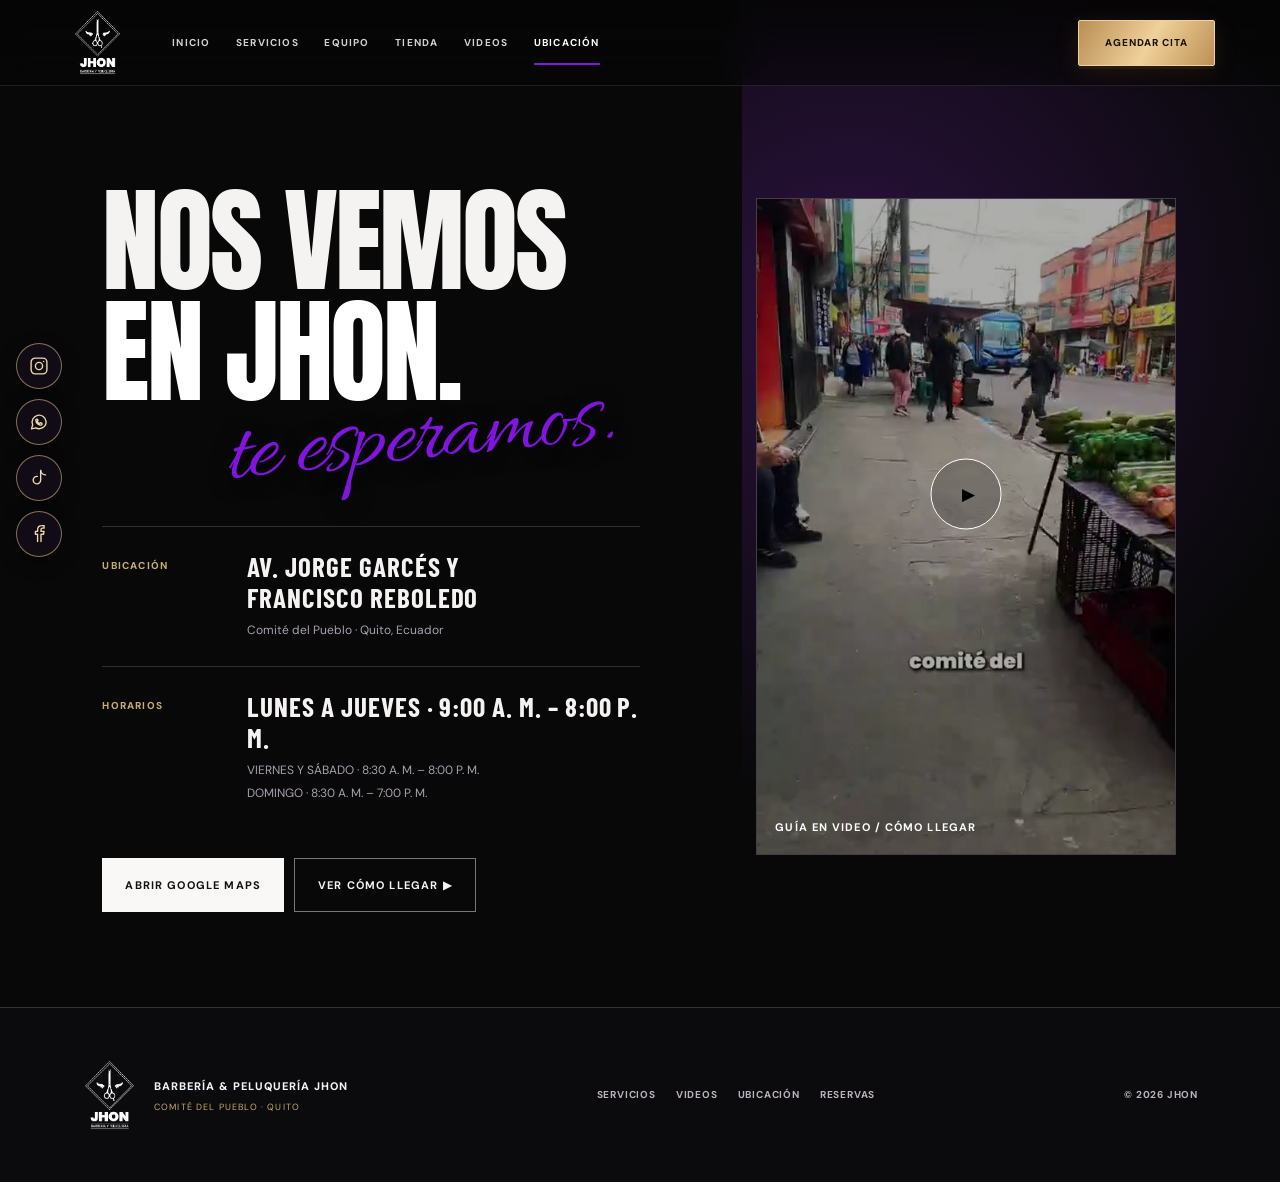
<file: ubicacion.html>
<!doctype html><html lang="es"><head><meta charset="utf-8"><meta name="viewport" content="width=device-width,initial-scale=1"><meta name="theme-color" content="#090909"><meta name="description" content="Barbería y Peluquería Jhon, Comité del Pueblo, Quito. Cortes, barberos, productos y citas."><title>Ubicación | Barbería y Peluquería Jhon</title><link rel="icon" href="assets/favicon.svg" type="image/svg+xml"><link rel="preconnect" href="https://fonts.googleapis.com"><link rel="preconnect" href="https://fonts.gstatic.com" crossorigin><link href="https://fonts.googleapis.com/css2?family=Anton&family=Barlow+Condensed:wght@500;600;700;800;900&family=DM+Sans:wght@400;500;600;700&family=Allura&display=swap" rel="stylesheet"><link rel="stylesheet" href="assets/styles.css?v=no-arrows-20261023"><link rel="stylesheet" href="assets/jhon-premium-fixes-v7.css?v=gold-shine-20261023"></head><body data-page="ubicacion">

<header class="header" id="header"><a class="brand" href="index.html" aria-label="Barbería y Peluquería Jhon, inicio"><img src="assets/logo-jhon.png" alt="Jhon Barbería y Peluquería"></a><nav class="nav" aria-label="Navegación principal"><a class="nav-item " href="index.html">INICIO</a><a class="nav-item " href="servicios.html">SERVICIOS</a><a class="nav-item " href="barberos.html">EQUIPO</a><a class="nav-item " href="productos.html">TIENDA</a><a class="nav-item " href="videos.html">VIDEOS</a><a class="nav-item is-active" href="ubicacion.html">UBICACIÓN</a></nav><a class="book-cta book-cta-gold" href="reservas.html" aria-label="Agendar cita en Barbería Jhon"><span class="book-cta-label">AGENDAR CITA</span></a><button type="button" id="mobileToggle" class="hamburger" aria-label="Abrir menú" aria-expanded="false"><i></i><i></i></button></header>
<div class="mobile-menu" id="mobileMenu" aria-hidden="true"><a href="index.html" class="mobile-link ">INICIO</a><a href="servicios.html" class="mobile-link ">SERVICIOS</a><a href="barberos.html" class="mobile-link ">EQUIPO</a><a href="productos.html" class="mobile-link ">TIENDA</a><a href="videos.html" class="mobile-link ">VIDEOS</a><a href="ubicacion.html" class="mobile-link is-active">UBICACIÓN</a><a class="mobile-link mobile-book" href="reservas.html">RESERVAR CITA</a><small>COMITÉ DEL PUEBLO / QUITO</small></div>
<main><section class="location-layout"><div class="location-left"><h1 class="display">NOS VEMOS<br><span>EN JHON.</span></h1><div class="script">te esperamos.</div><div class="location-detail"><span>UBICACIÓN</span><strong>AV. JORGE GARCÉS Y<br>FRANCISCO REBOLEDO</strong><small>Comité del Pueblo · Quito, Ecuador</small></div><div class="location-detail"><span>HORARIOS</span><strong>LUNES A JUEVES · 9:00 A. M. – 8:00 P. M.</strong><small>VIERNES Y SÁBADO · 8:30 A. M. – 8:00 P. M.<br>DOMINGO · 8:30 A. M. – 7:00 P. M.</small></div><div class="location-buttons"><a class="btn-white" href="https://www.google.com/maps/search/?api=1&query=Barber%C3%ADa%20y%20Peluquer%C3%ADa%20Jhon%20Comit%C3%A9%20del%20Pueblo%20Quito" target="_blank" rel="noopener noreferrer">ABRIR GOOGLE MAPS</a><button class="btn-outline" type="button" data-video="como-llegar" data-video-title="Cómo llegar a Barbería Jhon">VER CÓMO LLEGAR ▶</button></div></div><div class="location-right"><button class="location-video" data-video="como-llegar" data-video-title="Cómo llegar a Barbería y Peluquería Jhon" type="button"><img src="assets/como-llegar.jpg" alt="Video de la ruta hacia la barbería"><span class="reel-play">▶</span><span>GUÍA EN VIDEO / CÓMO LLEGAR</span></button></div></section></main>
<aside class="social-rail" aria-label="Redes sociales y contacto"><a class="social-rail-link" href="https://www.instagram.com/barberiaypeluqueriajhon/" target="_blank" rel="noopener noreferrer" aria-label="Abrir Instagram oficial de Barbería Jhon" title="Instagram · Perfil oficial"><svg xmlns="http://www.w3.org/2000/svg" width="19" height="19" viewBox="0 0 24 24" fill="none" stroke="currentColor" stroke-width="1.65" stroke-linecap="round" stroke-linejoin="round" aria-hidden="true"><rect x="2.5" y="2.5" width="19" height="19" rx="5"/><circle cx="12" cy="12" r="4.3"/><circle cx="17.5" cy="6.5" r=".9" fill="currentColor" stroke="none"/></svg><span class="social-tooltip">Instagram</span></a><a class="social-rail-link" href="https://wa.me/593962932993?text=Hola%2C%20necesito%20agendar%20una%20cita%20en%20Barber%C3%ADa%20y%20Peluquer%C3%ADa%20Jhon.%20%C2%BFMe%20pueden%20ayudar%20con%20los%20horarios%20disponibles%3F" target="_blank" rel="noopener noreferrer" aria-label="Escribir a Barbería Jhon por WhatsApp" title="WhatsApp · Agendar cita"><svg xmlns="http://www.w3.org/2000/svg" width="19" height="19" viewBox="0 0 24 24" fill="none" stroke="currentColor" stroke-width="1.65" stroke-linecap="round" stroke-linejoin="round" aria-hidden="true"><path d="M20.5 11.6a8.4 8.4 0 0 1-12.4 7.4L3 20.3l1.4-4.8a8.4 8.4 0 1 1 16.1-3.9Z"/><path d="M9 8.6c-.6.2-.9 1.1-.8 1.7.5 2.5 3.1 4.9 5.6 5.4.7.1 1.6-.3 1.8-.8l-.1-1.3-1.8-.8-1 1a6.2 6.2 0 0 1-2.8-2.7l.9-1-.9-1.5H9Z"/></svg><span class="social-tooltip">WhatsApp</span></a><a class="social-rail-link" href="https://www.tiktok.com/@barberiaypeluqueriajhon" target="_blank" rel="noopener noreferrer" aria-label="Abrir TikTok oficial de Barbería Jhon" title="TikTok · Perfil oficial"><svg xmlns="http://www.w3.org/2000/svg" width="19" height="19" viewBox="0 0 24 24" fill="none" stroke="currentColor" stroke-width="1.65" stroke-linecap="round" stroke-linejoin="round" aria-hidden="true"><path d="M14 3v11.5a4.5 4.5 0 1 1-4-4.47"/><path d="M14 3c.5 3.2 2.3 4.9 5.8 5.2"/></svg><span class="social-tooltip">TikTok</span></a><a class="social-rail-link" href="https://www.facebook.com/barberiaypeluqueriajhon?locale=es_LA" target="_blank" rel="noopener noreferrer" aria-label="Abrir Facebook oficial de Barbería Jhon" title="Facebook · Perfil oficial"><svg xmlns="http://www.w3.org/2000/svg" width="19" height="19" viewBox="0 0 24 24" fill="none" stroke="currentColor" stroke-width="1.65" stroke-linecap="round" stroke-linejoin="round" aria-hidden="true"><path d="M14.4 21v-8.7h3.1l.5-3.4h-3.6V6.7c0-1 .4-1.7 1.8-1.7h1.9V2.1a22 22 0 0 0-2.8-.1c-3.3 0-5 1.9-5 5.1v1.8H7.7v3.4h2.6V21"/></svg><span class="social-tooltip">Facebook</span></a></aside>
<footer class="footer"><div class="footer-brand"><img src="assets/logo-jhon.png" alt="Logo Jhon"><div><strong>BARBERÍA & PELUQUERÍA JHON</strong><small>COMITÉ DEL PUEBLO · QUITO</small></div></div><div class="footer-links"><a href="servicios.html">SERVICIOS</a><a href="videos.html">VIDEOS</a><a href="ubicacion.html">UBICACIÓN</a><a href="reservas.html">RESERVAS</a></div><span class="footer-last">© 2026 JHON</span></footer>
<div class="modal-overlay" id="videoModal" aria-hidden="true" role="dialog" aria-modal="true" aria-label="Reproducir video"><button class="modal-x" id="closeVideo" aria-label="Cerrar video">×</button><div class="video-modal-frame"><video id="modalPlayer" controls playsinline preload="none"></video><p id="modalVideoTitle"></p></div></div>
<script src="assets/data.js?v=facial-20-20261025" defer></script><script src="assets/site.js?v=no-arrows-20261023" defer></script></body></html>
</file>
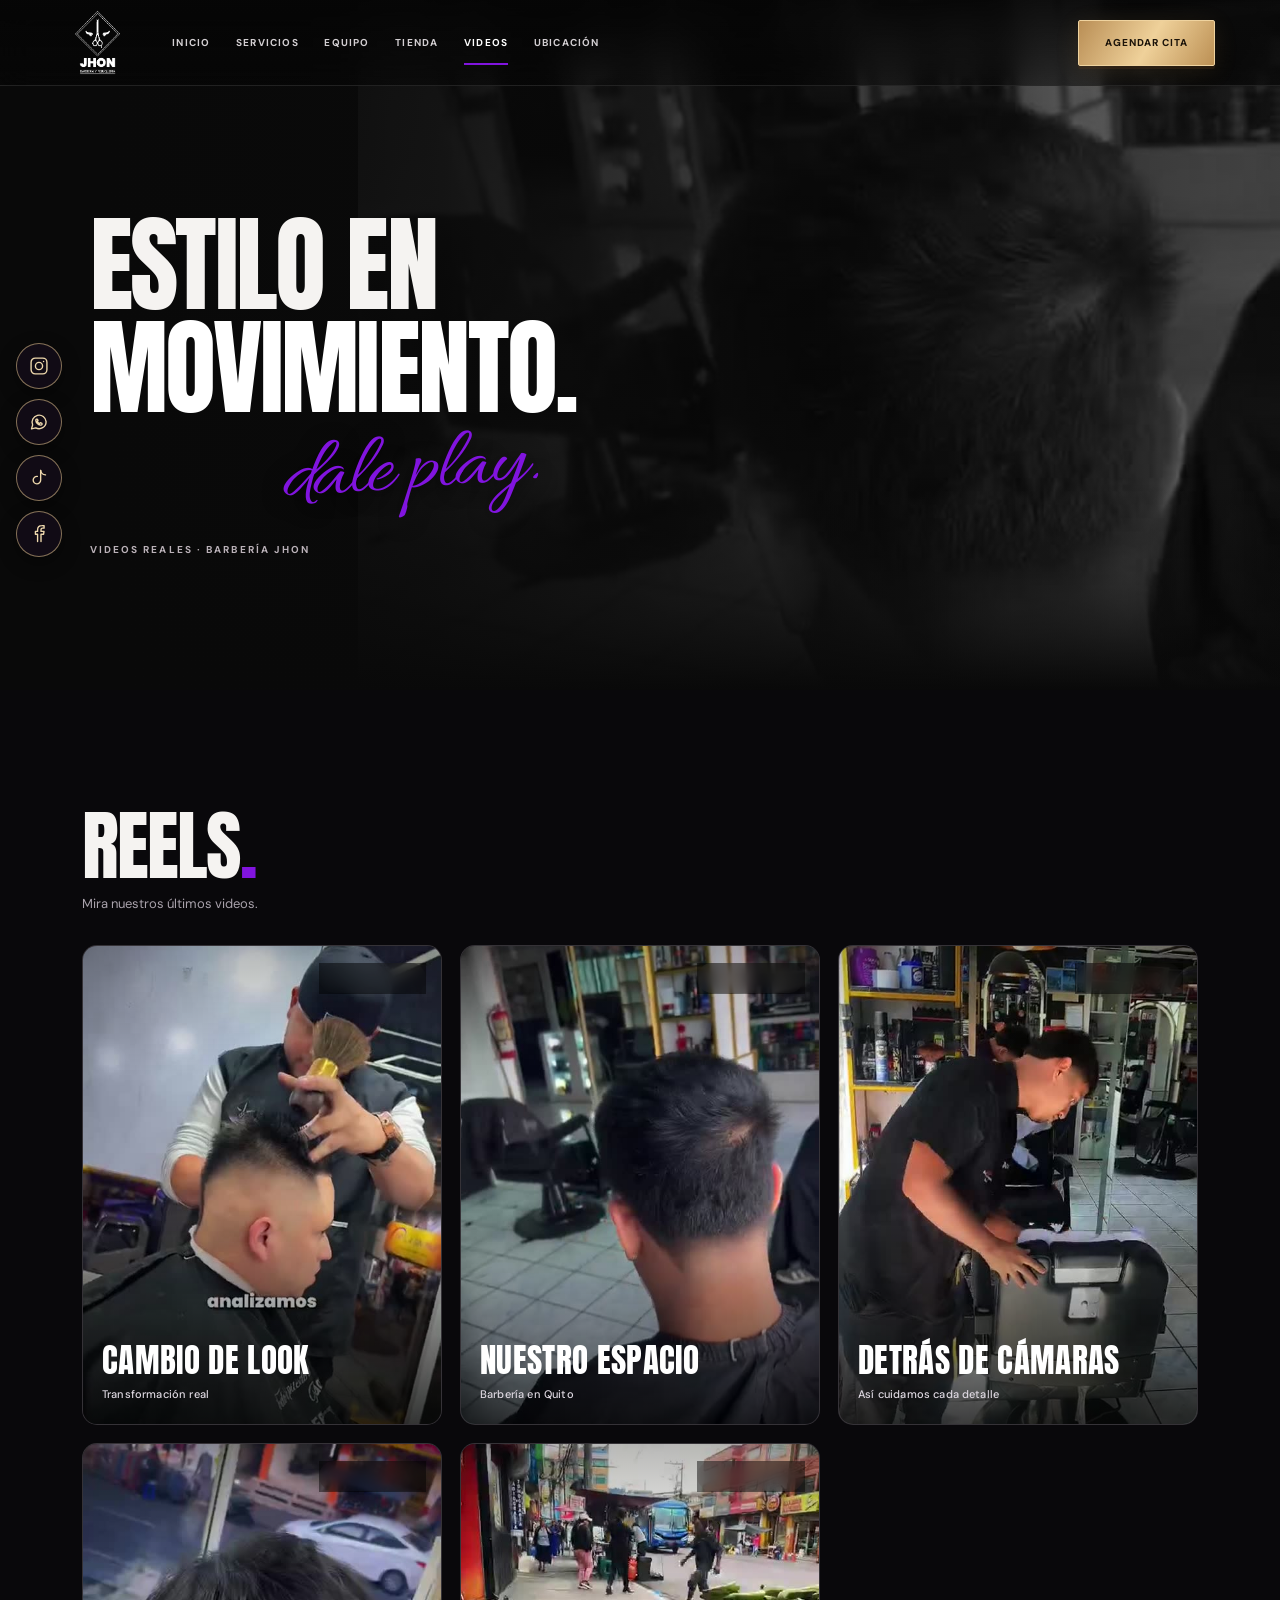
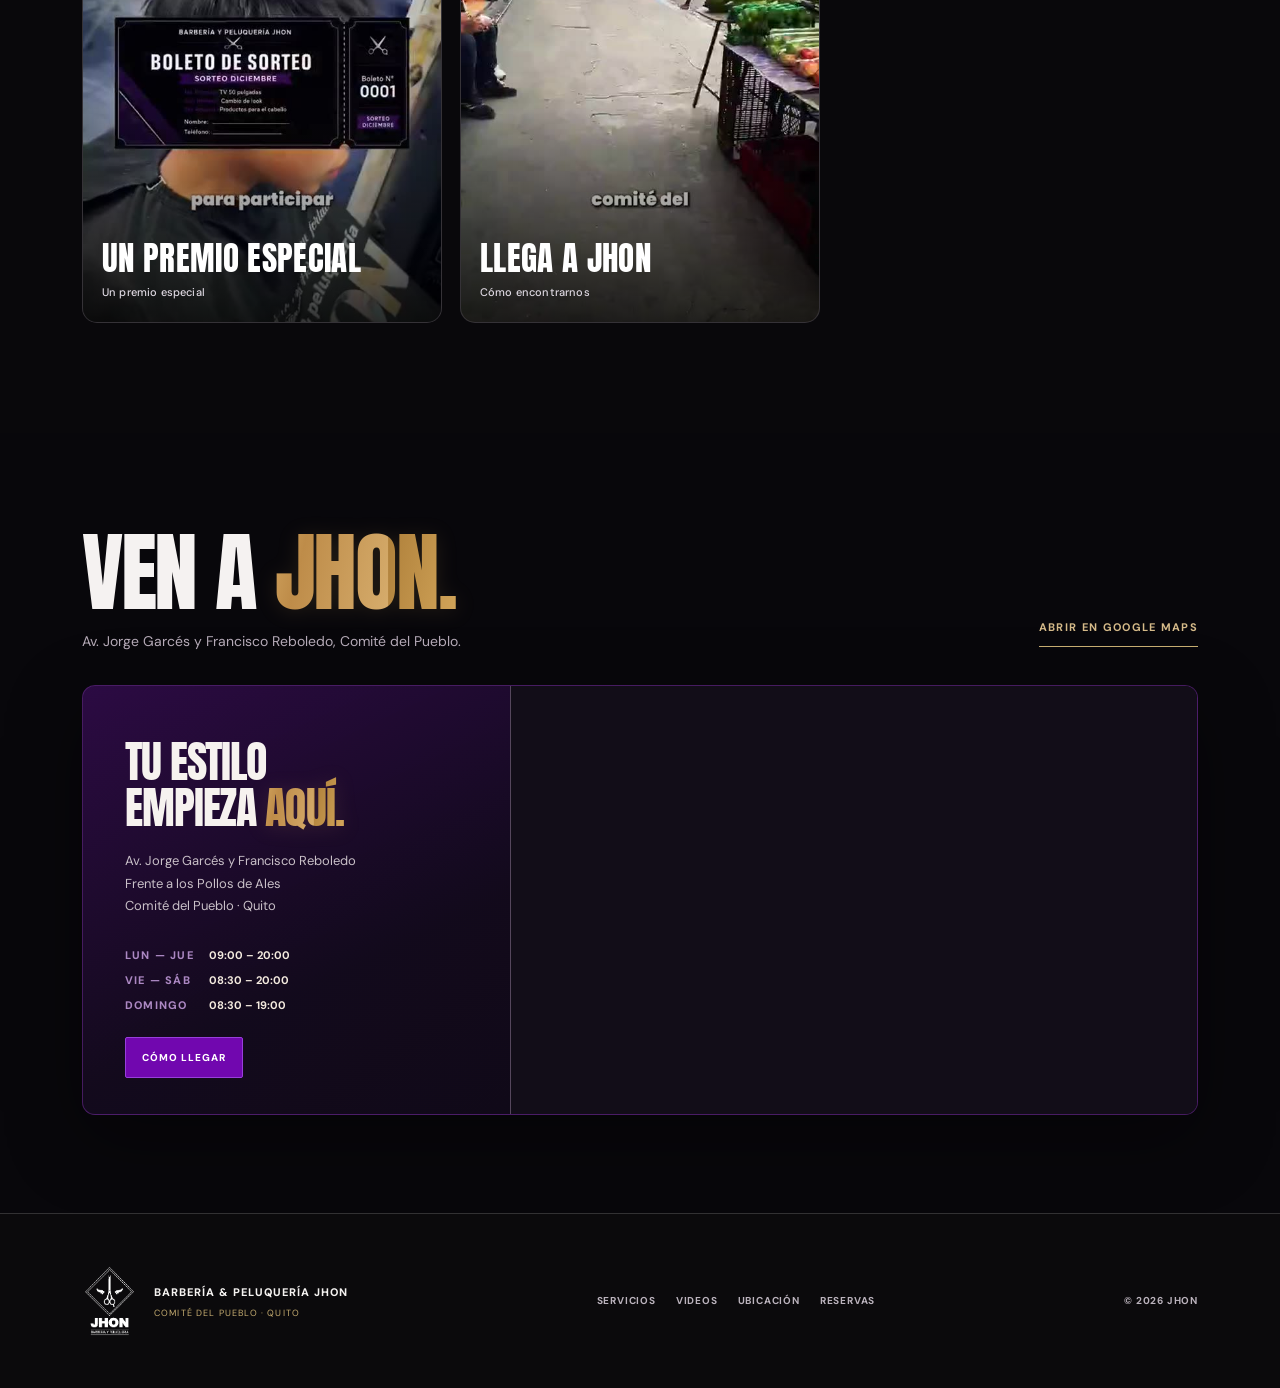
<file: videos.html>
<!doctype html><html lang="es"><head><meta charset="utf-8"><meta name="viewport" content="width=device-width,initial-scale=1"><meta name="theme-color" content="#090909"><meta name="description" content="Barbería y Peluquería Jhon, Comité del Pueblo, Quito. Cortes, barberos, productos y citas."><title>Nuestros videos | Barbería y Peluquería Jhon</title><link rel="icon" href="assets/favicon.svg" type="image/svg+xml"><link rel="preconnect" href="https://fonts.googleapis.com"><link rel="preconnect" href="https://fonts.gstatic.com" crossorigin><link href="https://fonts.googleapis.com/css2?family=Anton&family=Barlow+Condensed:wght@500;600;700;800;900&family=DM+Sans:wght@400;500;600;700&family=Allura&display=swap" rel="stylesheet"><link rel="stylesheet" href="assets/styles.css?v=no-arrows-20261023"><link rel="stylesheet" href="assets/jhon-premium-fixes-v7.css?v=gold-shine-20261023"><link rel="stylesheet" href="assets/booking-v8.css?v=2"></head><body data-page="videos">

<header class="header" id="header"><a class="brand" href="index.html" aria-label="Barbería y Peluquería Jhon, inicio"><img src="assets/logo-jhon.png" alt="Jhon Barbería y Peluquería"></a><nav class="nav" aria-label="Navegación principal"><a class="nav-item " href="index.html">INICIO</a><a class="nav-item " href="servicios.html">SERVICIOS</a><a class="nav-item " href="barberos.html">EQUIPO</a><a class="nav-item " href="productos.html">TIENDA</a><a class="nav-item is-active" href="videos.html">VIDEOS</a><a class="nav-item " href="ubicacion.html">UBICACIÓN</a></nav><a class="book-cta book-cta-gold" href="reservas.html" aria-label="Agendar cita en Barbería Jhon"><span class="book-cta-label">AGENDAR CITA</span></a><button type="button" id="mobileToggle" class="hamburger" aria-label="Abrir menú" aria-expanded="false"><i></i><i></i></button></header>
<div class="mobile-menu" id="mobileMenu" aria-hidden="true"><a href="index.html" class="mobile-link ">INICIO</a><a href="servicios.html" class="mobile-link ">SERVICIOS</a><a href="barberos.html" class="mobile-link ">EQUIPO</a><a href="productos.html" class="mobile-link ">TIENDA</a><a href="videos.html" class="mobile-link is-active">VIDEOS</a><a href="ubicacion.html" class="mobile-link ">UBICACIÓN</a><a class="mobile-link mobile-book" href="reservas.html">RESERVAR CITA</a><small>COMITÉ DEL PUEBLO / QUITO</small></div>
<main><section class="page-hero videos-hero"><div class="page-hero-image" style="background-image:url('assets/barberia-norte.jpg')"></div><div class="page-shade"></div><div class="page-title-container"><h1 class="display page-giant">ESTILO EN<br><span>MOVIMIENTO.</span></h1><div class="script title-script">dale play.</div><p>VIDEOS REALES · BARBERÍA JHON</p></div></section><section class="videos-section section-pad"><div class="reels-heading"><div><h2 class="display">REELS<span class="reels-dot">.</span></h2><p>Mira nuestros últimos videos.</p></div></div><div class="video-grid"><button class="reel-card reel-autoplay" type="button" data-video="facciones" data-video-title="Transformación real" aria-label="Ver Transformación real con sonido"><video class="reel-preview" muted autoplay loop playsinline webkit-playsinline preload="none" poster="assets/facciones.jpg" src="assets/facciones.mp4" data-src="assets/facciones.mp4" aria-hidden="true" tabindex="-1"></video><span class="reel-audio-hint"> VER CON SONIDO</span><span class="reel-name">CAMBIO DE LOOK<small>Transformación real</small></span></button><button class="reel-card reel-autoplay" type="button" data-video="barberia-norte" data-video-title="Barbería en Quito" aria-label="Ver Barbería en Quito con sonido"><video class="reel-preview" muted autoplay loop playsinline webkit-playsinline preload="none" poster="assets/barberia-norte.jpg" src="assets/barberia-norte.mp4" data-src="assets/barberia-norte.mp4" aria-hidden="true" tabindex="-1"></video><span class="reel-audio-hint"> VER CON SONIDO</span><span class="reel-name">NUESTRO ESPACIO<small>Barbería en Quito</small></span></button><button class="reel-card reel-autoplay" type="button" data-video="limpieza" data-video-title="Así cuidamos cada detalle" aria-label="Ver Así cuidamos cada detalle con sonido"><video class="reel-preview" muted autoplay loop playsinline webkit-playsinline preload="none" poster="assets/limpieza.jpg" src="assets/limpieza.mp4" data-src="assets/limpieza.mp4" aria-hidden="true" tabindex="-1"></video><span class="reel-audio-hint"> VER CON SONIDO</span><span class="reel-name">DETRÁS DE CÁMARAS<small>Así cuidamos cada detalle</small></span></button><button class="reel-card reel-autoplay" type="button" data-video="premio" data-video-title="Un premio especial" aria-label="Ver Un premio especial con sonido"><video class="reel-preview" muted autoplay loop playsinline webkit-playsinline preload="none" poster="assets/premio.jpg" src="assets/premio.mp4" data-src="assets/premio.mp4" aria-hidden="true" tabindex="-1"></video><span class="reel-audio-hint"> VER CON SONIDO</span><span class="reel-name">UN PREMIO ESPECIAL<small>Un premio especial</small></span></button><button class="reel-card reel-autoplay" type="button" data-video="como-llegar" data-video-title="Cómo encontrarnos" aria-label="Ver Cómo encontrarnos con sonido"><video class="reel-preview" muted autoplay loop playsinline webkit-playsinline preload="none" poster="assets/como-llegar.jpg" src="assets/como-llegar.mp4" data-src="assets/como-llegar.mp4" aria-hidden="true" tabindex="-1"></video><span class="reel-audio-hint"> VER CON SONIDO</span><span class="reel-name">LLEGA A JHON<small>Cómo encontrarnos</small></span></button></div></section><section class="home-map section-pad" id="mapa-jhon" aria-labelledby="homeMapTitle"><div class="map-heading"><div><h2 class="display" id="homeMapTitle">VEN A <span>JHON.</span></h2><p>Av. Jorge Garcés y Francisco Reboledo, Comité del Pueblo.</p></div><a class="text-arrow" href="https://www.google.com/maps/search/?api=1&amp;query=Av.%20Jorge%20Garc%C3%A9s%20y%20Francisco%20Reboledo%2C%20Comit%C3%A9%20del%20Pueblo%2C%20Quito%2C%20Ecuador" target="_blank" rel="noopener noreferrer">ABRIR EN GOOGLE MAPS</a></div><div class="map-layout"><div class="map-info"><h3 class="display">TU ESTILO<br>EMPIEZA <em>AQUÍ.</em></h3><p>Av. Jorge Garcés y Francisco Reboledo<br>Frente a los Pollos de Ales<br>Comité del Pueblo · Quito</p><div class="map-info-time"><span>LUN — JUE</span><strong>09:00 – 20:00</strong><span>VIE — SÁB</span><strong>08:30 – 20:00</strong><span>DOMINGO</span><strong>08:30 – 19:00</strong></div><a class="map-link" href="https://www.google.com/maps/search/?api=1&amp;query=Av.%20Jorge%20Garc%C3%A9s%20y%20Francisco%20Reboledo%2C%20Comit%C3%A9%20del%20Pueblo%2C%20Quito%2C%20Ecuador" target="_blank" rel="noopener noreferrer">CÓMO LLEGAR</a></div><div class="map-frame"><iframe title="Mapa de Av. Jorge Garcés y Francisco Reboledo, Comité del Pueblo, Quito" src="https://www.google.com/maps?q=Av.%20Jorge%20Garc%C3%A9s%20y%20Francisco%20Reboledo%2C%20Comit%C3%A9%20del%20Pueblo%2C%20Quito%2C%20Ecuador&amp;output=embed" loading="lazy" referrerpolicy="no-referrer-when-downgrade" allowfullscreen></iframe></div></div></section>
</main>
<aside class="social-rail" aria-label="Redes sociales y contacto"><a class="social-rail-link" href="https://www.instagram.com/barberiaypeluqueriajhon/" target="_blank" rel="noopener noreferrer" aria-label="Abrir Instagram oficial de Barbería Jhon" title="Instagram · Perfil oficial"><svg xmlns="http://www.w3.org/2000/svg" width="19" height="19" viewBox="0 0 24 24" fill="none" stroke="currentColor" stroke-width="1.65" stroke-linecap="round" stroke-linejoin="round" aria-hidden="true"><rect x="2.5" y="2.5" width="19" height="19" rx="5"/><circle cx="12" cy="12" r="4.3"/><circle cx="17.5" cy="6.5" r=".9" fill="currentColor" stroke="none"/></svg><span class="social-tooltip">Instagram</span></a><a class="social-rail-link" href="https://wa.me/593962932993?text=Hola%2C%20necesito%20agendar%20una%20cita%20en%20Barber%C3%ADa%20y%20Peluquer%C3%ADa%20Jhon.%20%C2%BFMe%20pueden%20ayudar%20con%20los%20horarios%20disponibles%3F" target="_blank" rel="noopener noreferrer" aria-label="Escribir a Barbería Jhon por WhatsApp" title="WhatsApp · Agendar cita"><svg xmlns="http://www.w3.org/2000/svg" width="19" height="19" viewBox="0 0 24 24" fill="none" stroke="currentColor" stroke-width="1.65" stroke-linecap="round" stroke-linejoin="round" aria-hidden="true"><path d="M20.5 11.6a8.4 8.4 0 0 1-12.4 7.4L3 20.3l1.4-4.8a8.4 8.4 0 1 1 16.1-3.9Z"/><path d="M9 8.6c-.6.2-.9 1.1-.8 1.7.5 2.5 3.1 4.9 5.6 5.4.7.1 1.6-.3 1.8-.8l-.1-1.3-1.8-.8-1 1a6.2 6.2 0 0 1-2.8-2.7l.9-1-.9-1.5H9Z"/></svg><span class="social-tooltip">WhatsApp</span></a><a class="social-rail-link" href="https://www.tiktok.com/@barberiaypeluqueriajhon" target="_blank" rel="noopener noreferrer" aria-label="Abrir TikTok oficial de Barbería Jhon" title="TikTok · Perfil oficial"><svg xmlns="http://www.w3.org/2000/svg" width="19" height="19" viewBox="0 0 24 24" fill="none" stroke="currentColor" stroke-width="1.65" stroke-linecap="round" stroke-linejoin="round" aria-hidden="true"><path d="M14 3v11.5a4.5 4.5 0 1 1-4-4.47"/><path d="M14 3c.5 3.2 2.3 4.9 5.8 5.2"/></svg><span class="social-tooltip">TikTok</span></a><a class="social-rail-link" href="https://www.facebook.com/barberiaypeluqueriajhon?locale=es_LA" target="_blank" rel="noopener noreferrer" aria-label="Abrir Facebook oficial de Barbería Jhon" title="Facebook · Perfil oficial"><svg xmlns="http://www.w3.org/2000/svg" width="19" height="19" viewBox="0 0 24 24" fill="none" stroke="currentColor" stroke-width="1.65" stroke-linecap="round" stroke-linejoin="round" aria-hidden="true"><path d="M14.4 21v-8.7h3.1l.5-3.4h-3.6V6.7c0-1 .4-1.7 1.8-1.7h1.9V2.1a22 22 0 0 0-2.8-.1c-3.3 0-5 1.9-5 5.1v1.8H7.7v3.4h2.6V21"/></svg><span class="social-tooltip">Facebook</span></a></aside>
<footer class="footer"><div class="footer-brand"><img src="assets/logo-jhon.png" alt="Logo Jhon"><div><strong>BARBERÍA & PELUQUERÍA JHON</strong><small>COMITÉ DEL PUEBLO · QUITO</small></div></div><div class="footer-links"><a href="servicios.html">SERVICIOS</a><a href="videos.html">VIDEOS</a><a href="ubicacion.html">UBICACIÓN</a><a href="reservas.html">RESERVAS</a></div><span class="footer-last">© 2026 JHON</span></footer>
<div class="modal-overlay" id="videoModal" aria-hidden="true" role="dialog" aria-modal="true" aria-label="Reproducir video"><button class="modal-x" id="closeVideo" aria-label="Cerrar video">×</button><div class="video-modal-frame"><video id="modalPlayer" controls playsinline preload="none"></video><p id="modalVideoTitle"></p></div></div>
<script src="assets/data.js?v=facial-20-20261025" defer></script><script src="assets/site.js?v=no-arrows-20261023" defer></script></body></html>
</file>
<file: assets/styles.css>
:root{--black:#080809;--charcoal:#111014;--paper:#f5f3f1;--purple:#7107af;--purple-bright:#8114df;--gold:#c5ac70;--line:rgba(255,255,255,.16);--muted:#9f9ba2;--display:'Anton','Impact','Arial Narrow',sans-serif;--cond:'Barlow Condensed','Arial Narrow',sans-serif;--body:'DM Sans',Arial,sans-serif;--script:'Allura','Brush Script MT',cursive}
*{box-sizing:border-box}html{scroll-behavior:smooth}body{margin:0;background:var(--black);color:var(--paper);font:400 14px var(--body);-webkit-font-smoothing:antialiased;overflow-x:hidden}a{color:inherit;text-decoration:none}button,input,select,textarea{font:inherit}button{cursor:pointer}button,a,textarea,input,select{-webkit-tap-highlight-color:transparent}button:focus-visible,a:focus-visible,input:focus-visible,select:focus-visible,textarea:focus-visible{outline:2px solid var(--gold);outline-offset:4px}::selection{background:var(--purple);color:#fff}img{display:block;max-width:100%}h1,h2,h3,p{margin:0}button{border:0} .display{font-family:var(--display);font-weight:400;letter-spacing:-.025em;line-height:.96;text-transform:uppercase}.display span{color:#fff}.script{font:400 clamp(55px,8vw,120px)/.65 var(--script);letter-spacing:-.03em;color:var(--purple-bright);transform:rotate(-6deg);white-space:nowrap;text-shadow:0 4px 20px rgba(0,0,0,.65)}.overline,.micro{font:700 11px/1.5 var(--body);letter-spacing:.26em;color:var(--gold)}.little-line{display:inline-block;width:28px;height:1px;background:var(--gold);vertical-align:middle;margin-right:11px}.fineprint{color:#969197;font:400 11px/1.7 var(--body);margin-top:23px}.section-pad{padding:110px min(6.4vw,112px)}.btn-white,.btn-outline,.btn-purple,.book-cta{display:inline-flex;align-items:center;justify-content:space-between;gap:36px;font-family:var(--body);font-size:11px;font-weight:700;letter-spacing:.105em;min-height:54px;padding:0 23px;text-transform:uppercase;transition:background .2s,color .2s,transform .2s}.btn-white{background:#f9f8f6;color:#111}.btn-white:hover{background:var(--gold);transform:translateY(-2px)}.btn-outline{background:transparent;color:var(--paper);border:1px solid rgba(255,255,255,.45)}.btn-outline:hover{background:#fff;color:#080808}.btn-purple{background:var(--purple);color:#fff}.btn-purple:hover{background:#8c20d3}.text-arrow{display:inline-flex;align-items:center;gap:10px;font:700 11px var(--body);letter-spacing:.12em;color:var(--paper);border-bottom:1px solid var(--gold);padding-bottom:12px;white-space:nowrap;background:none}.text-arrow:hover{color:var(--gold)}
/* navigation */
.header{height:86px;display:flex;justify-content:space-between;align-items:center;gap:32px;padding:0 5.1vw;position:fixed;inset:0 0 auto;z-index:90;background:linear-gradient(180deg,rgba(5,5,5,.87),rgba(5,5,5,.5));border-bottom:1px solid rgba(255,255,255,.11);backdrop-filter:blur(17px);-webkit-backdrop-filter:blur(17px)}.header.scrolled{background:rgba(7,7,8,.96)}.brand{height:68px;display:flex;align-items:center;width:75px;flex-shrink:0}.brand img{height:65px;width:65px;object-fit:contain}.nav{display:flex;align-items:center;justify-content:center;gap:clamp(12px,2vw,35px)}.nav-item{font:700 10px var(--body);letter-spacing:.12em;white-space:nowrap;position:relative;color:#d3cfd2}.nav-item:hover,.nav-item.is-active{color:#fff}.nav-item.is-active:after{content:'';position:absolute;top:27px;left:0;right:0;height:2px;background:var(--purple-bright)}.book-cta{background:#f8f7f6;color:#111;min-height:42px;font-size:10px;gap:25px;flex-shrink:0}.book-cta:hover{background:var(--gold)}.hamburger{display:none;background:transparent;padding:8px;flex-direction:column;gap:7px}.hamburger i{width:29px;height:2px;background:#fff;transition:transform .3s}.mobile-menu{display:none}.loader{position:fixed;inset:0;background:#080708;z-index:300;display:flex;flex-direction:column;align-items:center;justify-content:center;gap:18px;transition:opacity .6s,visibility .6s}.loader img{height:170px;object-fit:contain}.loader .load-bar{height:2px;width:185px;background:#35313a}.load-bar>span{display:block;background:var(--purple-bright);height:2px;animation:loading 1.05s ease forwards}.loader-type{font:700 10px var(--body);letter-spacing:.4em;color:var(--gold)}.loader.done{opacity:0;visibility:hidden;pointer-events:none}@keyframes loading{0%{width:0}100%{width:100%}}
/* home hero */
.home-hero{height:max(760px,100svh);min-height:650px;position:relative;overflow:hidden;background:#050506}.hero-video{position:absolute;inset:0 0 0 auto;width:61%;display:flex;justify-content:center;align-items:center;overflow:hidden;background:#1a1619}.hero-video video{height:100%;width:100%;object-fit:cover;object-position:center 32%;filter:grayscale(1) contrast(1.24) brightness(.55)}.hero-gradient{position:absolute;inset:0;background:linear-gradient(90deg,#090909 3%,#090909 26%,rgba(9,9,9,.86) 40%,rgba(9,9,9,.32) 80%,rgba(5,5,5,.4) 100%),linear-gradient(0deg,rgba(5,5,5,.65),transparent 34%)}.hero-copy{position:absolute;top:51%;left:clamp(36px,7vw,120px);transform:translateY(-44%);z-index:2;max-width:850px}.hero-title{font-size:clamp(96px,11.2vw,184px);margin:30px 0 0;line-height:.99;letter-spacing:-.04em}.hero-title span{color:#f9f9f9}.hero-script{font-size:clamp(94px,10vw,166px);margin-top:-15px;margin-left:17%;z-index:2;position:relative}.hero-under{font:700 10px var(--body);letter-spacing:.23em;color:#d7d1d2;margin:42px 0 25px}.hero-buttons{display:flex;gap:11px;flex-wrap:wrap}.hero-foot{position:absolute;bottom:28px;left:5vw;right:5vw;display:flex;justify-content:space-between;gap:20px;color:#c7bbc7;letter-spacing:.16em;font-size:9px;z-index:1}.hero-foot span:first-child{color:var(--gold)}.hero-side-label{position:absolute;right:37px;top:50%;transform:translateY(-50%) rotate(180deg);writing-mode:vertical-rl;z-index:1;font:700 9px var(--body);letter-spacing:.23em;color:#aaa}
.promo-strip{background:var(--purple);display:flex;align-items:center;justify-content:space-between;min-height:112px;padding:18px 6.4vw;gap:24px}.promo-strip>div{display:flex;align-items:center;flex-wrap:wrap;gap:17px;font-family:var(--cond);font-size:25px;font-weight:800;letter-spacing:.03em}.promo-strip .pill{background:#0d0810;color:#fff;font:800 11px var(--body);letter-spacing:.07em;padding:10px 13px}.promo-strip>strong{font:400 76px/.9 var(--display);white-space:nowrap;letter-spacing:-.035em}.promo-strip>strong small{font:800 12px var(--body);vertical-align:top;letter-spacing:.1em;margin-right:4px}.promo-strip>a{padding:13px 0;border-bottom:1px solid #fff;white-space:nowrap;font:800 12px var(--body);letter-spacing:.1em}
.editorial-head{position:relative;padding-bottom:42px}.editorial-head h2,.headline-split h2{font-size:clamp(64px,7.2vw,124px);margin-top:13px}.editorial-head h2 span,.headline-split h2 span{color:#f6f6f4}.script-floating{position:absolute;top:63px;right:1%;font-size:clamp(63px,8vw,110px);transform:rotate(-9deg)}.editorial-grid{display:grid;grid-template-columns:1.5fr 1fr .8fr;gap:13px;min-height:570px}.editorial-card{position:relative;background:#161318;min-height:540px;overflow:hidden;isolation:isolate;transition:transform .3s}.editorial-card:hover{transform:translateY(-6px)}.editorial-card>img{width:100%;height:100%;position:absolute;inset:0;object-fit:cover;object-position:center 30%;filter:grayscale(1) contrast(1.12);transition:transform .5s}.editorial-card:hover img{transform:scale(1.05)}.editorial-card.tall-editorial>img{object-position:center 8%;filter:grayscale(.42) brightness(.72)}.editorial-gradient{position:absolute;inset:0;background:linear-gradient(0deg,rgba(0,0,0,.93),transparent 56%)}.editorial-card>span,.editorial-card h3{position:absolute;z-index:1;left:25px}.editorial-card>span{bottom:102px;font-size:10px;letter-spacing:.15em;color:var(--gold)}.editorial-card h3{bottom:28px;font-size:clamp(38px,4.4vw,70px)}.editorial-card h3 small{font:400 24px var(--body);color:var(--gold);vertical-align:middle}.type-editorial{background:radial-gradient(circle at 75% 25%,#39124e,transparent 65%),#19121f}.type-art{font:400 330px var(--display);position:absolute;left:-20px;top:5%;line-height:1;color:rgba(255,255,255,.07)}
.headline-split{display:flex;justify-content:space-between;gap:30px;align-items:flex-end;margin-bottom:45px}.headline-split .text-arrow{margin-bottom:12px}.home-videos{background:#111014}.reel-row{display:grid;grid-template-columns:repeat(3,minmax(0,1fr));gap:15px}.reel-card{min-height:470px;border:1px solid var(--line);position:relative;overflow:hidden;background:#1f1d21;color:#fff;text-align:left;padding:0;isolation:isolate}.reel-card>img{position:absolute;inset:0;width:100%;height:100%;object-fit:cover;object-position:center 28%;filter:grayscale(.64) brightness(.64);transition:transform .5s,filter .35s}.reel-card:hover img{transform:scale(1.045);filter:grayscale(.1) brightness(.85)}.reel-card:after{content:'';position:absolute;inset:0;background:linear-gradient(0deg,rgba(0,0,0,.96),transparent 50%);pointer-events:none}.reel-num{position:absolute;top:20px;left:22px;z-index:1;font:600 12px var(--body);color:var(--gold);letter-spacing:.12em}.reel-play{position:absolute;top:45%;left:50%;transform:translate(-50%,-50%);width:71px;height:71px;border:1px solid #fff;border-radius:50%;display:grid;place-items:center;padding-left:4px;background:rgba(0,0,0,.18);z-index:2;transition:background .3s,transform .3s;font-size:17px}.reel-card:hover .reel-play,.location-video:hover .reel-play{background:var(--purple);transform:translate(-50%,-50%) scale(1.1)}.reel-name{position:absolute;bottom:22px;left:22px;right:18px;z-index:1;font:400 clamp(30px,3.4vw,53px)/1 var(--display)}.reel-name small{display:block;margin-top:13px;font:500 11px var(--body);color:#d6cfd4;letter-spacing:.05em}.closing-banner{text-align:center;min-height:405px;padding:90px 20px;background:linear-gradient(110deg,rgba(10,5,12,.7),rgba(10,5,12,.84)),url('detalle.webp') center/cover;display:flex;flex-direction:column;align-items:center;justify-content:center;gap:30px}.closing-banner h2{font-size:clamp(56px,8vw,128px)}.closing-banner h2 span{color:var(--gold)}
/* page headers */
.page-hero{height:570px;min-height:490px;position:relative;background:#111;overflow:hidden}.page-hero-image{position:absolute;inset:0 0 0 28%;background-size:cover;background-position:center 35%;filter:grayscale(1) brightness(.7)}.service-hero .page-hero-image{background-position:center 39%}.team-hero .page-hero-image{background-size:auto 120%;background-repeat:no-repeat;background-position:right 20%}.videos-hero .page-hero-image{background-position:75% 40%;background-size:cover}.page-shade{position:absolute;inset:0;background:linear-gradient(90deg,#090909 8%,rgba(9,9,9,.9) 34%,rgba(9,9,9,.34) 100%),linear-gradient(0deg,#090909,transparent 30%)}.page-title-container{position:relative;z-index:2;padding:168px 7vw 70px}.page-giant{font-size:clamp(85px,10vw,155px);margin:16px 0 0}.page-giant span{color:#fff}.title-script{font-size:clamp(90px,9vw,136px);position:relative;margin-top:-5px;margin-left:29%}.page-title-container>p{color:#bbb2b9;letter-spacing:.21em;font:700 10px var(--body);margin-top:32px}.vertical-tiny{position:absolute;right:25px;bottom:50%;writing-mode:vertical-rl;font-size:10px;letter-spacing:.25em;color:var(--gold)}
/* services */
.services-section{background:#09090a}.field-search{display:flex;align-items:center;gap:10px;border-bottom:1px solid #777078;min-width:265px;margin-bottom:11px}.field-search>span{font-size:34px;color:var(--gold)}.field-search input{border:none;background:transparent;outline:none;color:#fff;padding:16px 3px;width:100%;font:400 13px var(--body)}.field-search input::placeholder{color:#89838a}.tabs{display:flex;flex-wrap:wrap;gap:7px;margin:17px 0 43px}.tabs button{font:800 11px var(--body);letter-spacing:.07em;background:#1b1a1e;color:#d2ccd0;padding:14px 17px;border:1px solid #333035;transition:background .2s,color .2s}.tabs button.is-active,.tabs button:hover{background:#fff;color:#131313}.services-layout{display:grid;grid-template-columns:minmax(0,1.55fr) minmax(280px,.75fr);gap:65px}.service-title-line{display:flex;align-items:center;justify-content:space-between;gap:20px;border-bottom:2px solid var(--gold);padding:0 0 22px}.service-title-line h3{font-size:54px}.service-title-line span{font:700 10px var(--body);letter-spacing:.13em;color:var(--gold)}.service-row{min-height:85px;display:grid;grid-template-columns:minmax(0,1fr) auto 41px;align-items:center;gap:19px;border-bottom:1px solid var(--line);padding:16px 0}.service-name{display:block;font:600 clamp(21px,2vw,29px)/1.08 var(--cond);letter-spacing:.025em;text-transform:uppercase}.service-detail{display:block;color:#9e96a0;margin-top:7px;font:400 11px/1.4 var(--body)}.service-price{font:400 27px var(--display);white-space:nowrap}.service-price small{font:600 10px var(--body);display:block;color:var(--gold);text-transform:uppercase}.service-book{width:40px;height:40px;display:grid;place-items:center;border:1px solid #565059;background:transparent;color:#fff;font-size:21px}.service-book:hover{background:var(--purple)}.promo-poster{align-self:start;position:sticky;top:104px;max-width:500px}.promo-poster img{width:100%;max-height:670px;object-fit:contain;object-position:top;box-shadow:0 20px 90px rgba(0,0,0,.45)}.promo-poster .btn-purple{display:flex;margin-top:12px;width:100%;justify-content:center}.empty-message{padding:35px;color:#b6aeb9}
/* team */
.team-hero .page-hero-image{opacity:.8}.team-grid{display:grid;grid-template-columns:repeat(5,minmax(0,1fr));gap:13px}.team-card{background:#18171a;border:1px solid var(--line);position:relative;overflow:hidden;text-align:left;color:#fff;padding:0;min-height:475px}.team-card .photo-frame{height:375px;overflow:hidden;background:#242127}.team-card img{width:100%;height:100%;object-fit:cover;object-position:50% 12%;filter:grayscale(.5) brightness(.75);transition:transform .3s,filter .3s}.team-card:hover img{filter:grayscale(0);transform:scale(1.045)}.team-card-info{padding:17px}.team-card-name{font:400 clamp(24px,2.7vw,43px)/1 var(--display);letter-spacing:.01em;text-transform:uppercase}.team-card-role{display:block;margin-top:8px;font:700 9px var(--body);letter-spacing:.11em;color:var(--gold)}.team-card-arrow{position:absolute;right:14px;bottom:21px;font-size:24px;color:var(--gold)}.counter-tiny{font-size:10px;letter-spacing:.17em;color:var(--gold);margin-bottom:14px}.barber-modal-layout{display:grid;grid-template-columns:44% 56%;width:min(850px,94vw);max-height:88svh;background:#171419;overflow-y:auto}.barber-modal-layout>img{width:100%;height:100%;object-fit:cover;object-position:center top;max-height:88svh}.barber-modal-copy{padding:53px 39px;display:flex;flex-direction:column;align-items:flex-start;min-width:0}.barber-modal-copy h2{font-size:clamp(55px,6vw,100px);margin:14px 0}.barber-modal-copy .script{font-size:67px;margin:0 0 39px 8px}.rate-box{border-top:1px solid var(--line);margin-top:25px;padding-top:22px;width:100%}.stars{display:flex;gap:4px;margin:13px 0}.stars button{background:transparent;color:#6e6770;font-size:26px;line-height:1}.stars button.active{color:var(--gold)}textarea{resize:vertical}.rate-box textarea,.dialog-panel textarea{width:100%;background:#100f12;border:1px solid #403b42;padding:13px;color:#fff;margin:8px 0 12px;font-size:12px;line-height:1.6}.rate-box .text-arrow{font-size:10px;text-align:left}
/* store */
.store-hero{background:radial-gradient(circle at 77% 49%,#41165e 0,#18101f 35%,#090909 72%)}.store-art{position:absolute;inset:0;overflow:hidden}.store-huge-j{font:400 600px/.8 var(--display);color:rgba(255,255,255,.055);position:absolute;right:9%;top:40px;transform:rotate(12deg)}.store-huge-j>span{color:rgba(199,162,240,.2)}.store-hero .page-shade{background:linear-gradient(90deg,rgba(8,8,8,.73),rgba(8,8,8,.08))}.product-grid{display:grid;grid-template-columns:repeat(3,minmax(0,1fr));gap:13px}.product-card{background:#161418;border:1px solid var(--line);min-height:385px;position:relative;display:flex;flex-direction:column;justify-content:space-between;overflow:hidden}.product-card:before{content:'J.';font:400 240px/.7 var(--display);position:absolute;left:14px;top:58px;color:rgba(255,255,255,.025)}.product-top{display:flex;align-items:center;justify-content:space-between;padding:23px;font:700 10px var(--body);color:var(--gold);letter-spacing:.19em}.product-visual-word{display:grid;place-items:center;flex:1;min-height:235px;position:relative}.product-visual-word b{font:400 clamp(47px,5vw,85px)/.85 var(--display);letter-spacing:-.04em;max-width:90%;text-align:center;text-shadow:0 3px 30px #000;z-index:1}.product-card:nth-child(3n+2){background:radial-gradient(circle at 70% 30%,rgba(114,6,179,.33),transparent 62%),#17121b}.product-card:nth-child(3n+3){background:linear-gradient(145deg,#262328,#121115)}.product-bottom{margin:18px 24px 22px;border-top:1px solid var(--line);padding-top:20px;display:flex;align-items:center;justify-content:space-between;gap:9px}.product-bottom p{font-size:11px;color:#c9c2c9;line-height:1.5}.product-bottom small{display:block;color:var(--gold);font-size:9px;letter-spacing:.12em;margin-top:3px}.product-bottom button{width:44px;height:44px;background:#fff;color:#111;font-size:20px;flex-shrink:0}.product-bottom button:hover{background:var(--purple);color:#fff}
/* video gallery */
.video-grid{display:grid;grid-template-columns:repeat(3,minmax(0,1fr));gap:15px}.video-grid .reel-card{min-height:550px}.video-grid .reel-card:nth-child(2),.video-grid .reel-card:nth-child(5){margin-top:40px}.video-grid .reel-card:nth-child(3){margin-top:80px}
/* reserve */
.reserve-layout{min-height:100svh;display:grid;grid-template-columns:47% 53%}.reserve-photo{position:relative;min-height:800px;overflow:hidden;background:#222}.reserve-photo:after{content:'';position:absolute;inset:0;background:linear-gradient(0deg,#080808,rgba(0,0,0,.05) 75%),linear-gradient(90deg,#09090955,transparent)}.reserve-photo>img{width:100%;height:100%;object-fit:cover;object-position:center;filter:grayscale(1) brightness(.7)}.reserve-caption{position:absolute;z-index:1;left:8%;bottom:15%}.reserve-caption h1{font-size:clamp(75px,8vw,134px);margin:22px 0}.reserve-caption .script{display:block;margin:-11px 0 15px 30px;font-size:90px}.reserve-form-container{padding:135px 8% 80px;background:#111014}.reserve-form-container h2{font-size:clamp(60px,5.2vw,88px);margin:22px 0 12px}.form-intro{font-size:12px;line-height:1.6;color:#b9b1bb;margin-bottom:29px}.booking-form{display:flex;flex-direction:column;gap:21px}.form-field{display:flex;flex-direction:column;gap:11px}.form-field label{font:800 10px var(--body);letter-spacing:.13em;color:var(--gold)}.form-field input,.form-field select{height:48px;background:#1c191e;color:#f0edf0;border:1px solid #48424a;padding:0 13px;min-width:0;color-scheme:dark}.booking-barbers{display:grid;grid-template-columns:repeat(5,minmax(0,1fr));gap:7px}.booking-barber{padding:5px;border:1px solid #48434b;background:#1a181d;color:#fff;min-width:0}.booking-barber img{width:100%;aspect-ratio:.7;object-fit:cover;object-position:center 10%;filter:grayscale(.5)}.booking-barber span{display:block;font:700 10px var(--cond);text-transform:uppercase;letter-spacing:.06em;margin:7px auto 3px}.booking-barber.active{border-color:var(--gold);background:#33243b}.booking-two{display:grid;grid-template-columns:1fr 1fr;gap:13px}.big-submit{justify-content:space-between;width:100%;margin-top:1px}.dialog-panel{background:#18151b;width:min(520px,93vw);padding:55px 40px;max-height:85vh;overflow:auto}.dialog-panel h2{font-size:73px;margin:15px 0}.dialog-panel>p:not(.fineprint){color:#aaa2ab;line-height:1.6;margin-bottom:9px}.dialog-panel .btn-white{margin-top:7px}
/* location */
.location-layout{min-height:100svh;display:grid;grid-template-columns:58% 42%}.location-left{padding:165px 8vw 95px}.location-left h1{font-size:clamp(81px,9vw,148px);margin:20px 0 0}.location-left>.script{font-size:100px;margin:0 0 55px 23%}.location-detail{display:grid;grid-template-columns:125px 1fr;gap:6px 20px;border-top:1px solid var(--line);padding:24px 0}.location-detail span{grid-row:span 2;color:var(--gold);font:800 10px var(--body);letter-spacing:.12em;margin-top:8px}.location-detail strong{font:700 29px/1.15 var(--cond);letter-spacing:.035em}.location-detail small{color:#a9a0ac;font:400 12px var(--body)}.location-buttons{display:flex;gap:10px;flex-wrap:wrap;margin-top:29px}.location-right{padding:116px 7vw 70px 0;display:flex;align-items:center;justify-content:center;background:radial-gradient(circle at 20% 30%,#2b123e,transparent 60%)}.location-video{border:1px solid var(--line);width:100%;max-width:420px;aspect-ratio:.64;background:#211825;position:relative;overflow:hidden;padding:0}.location-video img{width:100%;height:100%;object-fit:cover;filter:brightness(.68)}.location-video>span:last-child{position:absolute;bottom:20px;left:18px;right:18px;text-align:left;color:white;font:700 11px var(--body);letter-spacing:.1em}
/* footer and dialogs */
.footer{min-height:175px;border-top:1px solid var(--line);padding:35px 6.4vw;display:flex;align-items:center;justify-content:space-between;gap:26px;background:#0b0a0c}.footer-brand{display:flex;align-items:center;gap:17px}.footer-brand img{width:55px;height:70px;object-fit:contain}.footer-brand strong{font:800 11px var(--body);letter-spacing:.09em}.footer-brand small{display:block;font-size:9px;color:var(--gold);letter-spacing:.13em;margin-top:7px}.footer-links{display:flex;gap:20px;flex-wrap:wrap}.footer-links a,.footer-last{font:700 10px var(--body);letter-spacing:.08em;color:#bbb3bd}.footer-links a:hover{color:white}.modal-overlay{position:fixed;inset:0;background:rgba(0,0,0,.91);z-index:150;display:none;align-items:center;justify-content:center;padding:25px}.modal-overlay.open{display:flex}.modal-x{position:fixed;right:29px;top:25px;background:#fff;color:#111;width:43px;height:43px;font-size:31px;z-index:2}.video-modal-frame{height:min(83vh,900px);display:flex;flex-direction:column;align-items:center;justify-content:center}.video-modal-frame video{max-width:min(90vw,750px);max-height:calc(83vh - 35px);height:100%;width:auto;background:#000}.video-modal-frame p{color:#ccc;font:700 11px var(--body);letter-spacing:.1em;margin-top:15px}.modal-overlay.open~.header{z-index:1}
/* medium */
@media(max-width:1150px){.nav{gap:13px}.header{gap:14px;padding:0 3vw}.nav-item{font-size:9px}.section-pad{padding:90px 4.5vw}.editorial-grid{grid-template-columns:1.25fr 1fr .8fr}.services-layout{gap:30px}.promo-strip>div{font-size:20px}.team-grid{grid-template-columns:repeat(3,1fr)}.team-card{min-height:420px}.team-card .photo-frame{height:340px}.team-grid .team-card:nth-child(4),.team-grid .team-card:nth-child(5){min-height:360px}.store-huge-j{font-size:460px}.reserve-form-container{padding-left:6%;padding-right:6%}}
@media(max-width:850px){.header{height:75px;padding:0 20px}.brand,.brand img{height:60px;width:60px}.nav{display:none}.hamburger{display:flex}.book-cta{margin-left:auto}.mobile-menu{position:fixed;inset:0;background:#0b090deF;z-index:80;padding:105px 29px 40px;display:flex;flex-direction:column;justify-content:center;gap:0;transform:translateX(110%);transition:transform .35s}.mobile-menu.open{transform:translateX(0)}.mobile-link{display:flex;justify-content:space-between;align-items:center;border-bottom:1px solid #4c4052;font:400 53px/1.3 var(--display);padding:10px 0}.mobile-link span{font:30px var(--body);color:var(--gold)}.mobile-link.is-active{color:var(--gold)}.mobile-menu>small{margin-top:35px;color:#a99caa;letter-spacing:.13em}.hero-video{width:75%}.hero-copy{left:6vw}.hero-title{font-size:clamp(91px,14vw,124px)}.hero-script{font-size:105px}.promo-strip{flex-wrap:wrap;justify-content:space-around}.promo-strip>div{width:100%;justify-content:center}.editorial-grid{grid-template-columns:1fr 1fr}.editorial-card{min-height:440px}.type-editorial{grid-column:span 2;min-height:270px}.editorial-head h2,.headline-split h2{font-size:clamp(61px,8vw,83px)}.script-floating{top:100px}.reel-row,.video-grid{grid-template-columns:repeat(2,1fr)}.reel-row .reel-card:last-child{grid-column:span 2;min-height:370px}.page-title-container{padding-left:6vw}.page-giant{font-size:clamp(75px,11.5vw,110px)}.services-layout{grid-template-columns:1fr}.promo-poster{position:static;max-width:420px;margin:0 auto}.team-grid{grid-template-columns:repeat(3,1fr)}.product-grid{grid-template-columns:repeat(2,1fr)}.reserve-layout{grid-template-columns:1fr}.reserve-photo{min-height:450px;height:60vh}.reserve-caption{bottom:12%}.reserve-form-container{padding:60px 6vw 90px}.location-layout{grid-template-columns:1fr}.location-left{padding:150px 8vw 60px}.location-right{padding:40px 9vw 80px}.location-video{height:430px;width:min(100%,420px);aspect-ratio:auto}.footer{flex-wrap:wrap}.footer-links{justify-content:center}}
@media(max-width:600px){.section-pad{padding:70px 18px}.header{height:69px;padding:0 14px}.brand,.brand img{height:57px;width:57px}.book-cta{padding:0 12px;min-height:37px;font-size:9px;gap:9px}.hamburger{padding:5px}.home-hero{height:100svh;min-height:660px}.hero-video{width:100%;opacity:.72}.hero-video video{object-position:64% 40%}.hero-gradient{background:linear-gradient(90deg,rgba(4,4,5,.87),rgba(4,4,5,.54) 66%,rgba(4,4,5,.31)),linear-gradient(0deg,#050507,transparent 60%)}.hero-copy{left:21px;right:17px;top:56%;transform:translateY(-42%)}.micro{font-size:9px;letter-spacing:.13em}.hero-title{font-size:clamp(68px,14.6vw,100px);margin-top:20px}.hero-script{font-size:clamp(79px,18vw,125px);margin-top:-5px;margin-left:9%}.hero-under{font-size:9px;letter-spacing:.13em;margin:49px 0 25px;line-height:1.6}.hero-buttons{flex-wrap:wrap}.hero-buttons a{min-height:47px;padding:0 12px;font-size:9px;gap:12px}.hero-side-label,.hero-foot span:last-child{display:none}.hero-foot{left:23px;right:23px;bottom:18px}.hero-foot span{font-size:8px}.promo-strip{padding:22px 17px;gap:13px}.promo-strip>div{gap:10px;justify-content:flex-start;font-size:19px}.promo-strip .pill{font-size:8px;padding:8px 9px}.promo-strip>strong{font-size:60px}.promo-strip>a{font-size:10px}.editorial-head h2,.headline-split h2{font-size:clamp(56px,12vw,85px)}.editorial-head{padding-bottom:61px}.script-floating{font-size:70px;top:104px;right:0}.editorial-grid{display:grid;grid-template-columns:1fr;gap:10px}.editorial-card,.editorial-card.type-editorial{min-height:350px;grid-column:auto}.editorial-card h3{font-size:61px}.editorial-card>span{bottom:93px}.type-art{font-size:270px}.headline-split{display:block;margin-bottom:27px}.headline-split .text-arrow{margin-top:24px}.reel-row,.video-grid{grid-template-columns:repeat(2,minmax(0,1fr));gap:9px}.reel-row .reel-card,.video-grid .reel-card{min-height:310px}.reel-row .reel-card:last-child{grid-column:span 2;min-height:310px}.reel-name{font-size:29px;bottom:14px;left:12px;right:10px}.reel-name small{font-size:9px;line-height:1.4}.reel-num{top:12px;left:12px}.reel-play{width:50px;height:50px;font-size:14px}.closing-banner{min-height:350px}.closing-banner h2{font-size:65px}.page-hero{height:480px;min-height:0}.page-hero-image{inset:0 0 0 0;opacity:.65}.page-shade{background:linear-gradient(90deg,rgba(5,5,5,.95),rgba(5,5,5,.4)),linear-gradient(0deg,#090909,transparent 53%)}.page-title-container{padding:165px 19px 35px}.page-giant{font-size:clamp(59px,13vw,90px)}.title-script{font-size:86px;margin:5px 0 0 14%}.page-title-container>p{font-size:9px;margin-top:30px;line-height:1.6}.page-hero .overline{font-size:9px}.services-section .headline-split h2,.store-section .headline-split h2,.videos-section .headline-split h2,.team-section .headline-split h2{font-size:67px}.field-search{margin-top:20px;width:100%}.tabs{gap:6px;overflow-x:auto;flex-wrap:nowrap;padding-bottom:7px;margin-bottom:24px;scrollbar-width:thin}.tabs button{flex-shrink:0;font-size:9px;padding:11px 13px}.service-title-line h3{font-size:45px}.service-title-line span{font-size:9px}.service-row{min-height:72px;gap:7px;grid-template-columns:minmax(0,1fr) auto 32px;padding:12px 0}.service-name{font-size:22px}.service-detail{font-size:10px}.service-price{font-size:20px}.service-price small{font-size:8px}.service-book{width:31px;height:31px;font-size:17px}.services-layout{gap:55px}.promo-poster{max-width:330px}.team-grid{grid-template-columns:repeat(2,minmax(0,1fr));gap:9px}.team-card,.team-grid .team-card:nth-child(4),.team-grid .team-card:nth-child(5){min-height:320px}.team-card .photo-frame{height:255px}.team-card-info{padding:10px}.team-card-name{font-size:32px}.team-card-role{font-size:8px}.team-card-arrow{bottom:15px;right:10px;font-size:19px}.team-grid .team-card:last-child{grid-column:span 2;max-width:calc(50% - 5px)}.barber-modal-layout{display:block;max-height:83svh;overflow-y:auto}.barber-modal-layout>img{height:255px;object-position:center 17%}.barber-modal-copy{padding:24px}.barber-modal-copy h2{font-size:55px}.barber-modal-copy .script{font-size:55px;margin-bottom:22px}.rate-box{margin-top:24px}.product-grid{grid-template-columns:repeat(2,minmax(0,1fr));gap:9px}.product-card{min-height:310px}.product-top{padding:12px;font-size:8px}.product-visual-word{min-height:180px}.product-visual-word b{font-size:clamp(30px,8vw,49px)}.product-bottom{margin:11px 12px 13px;padding-top:13px}.product-bottom p{font-size:10px}.product-bottom small{font-size:8px}.product-bottom button{width:32px;height:32px;font-size:17px}.store-huge-j{font-size:380px;right:-20%}.video-grid .reel-card:nth-child(2),.video-grid .reel-card:nth-child(5),.video-grid .reel-card:nth-child(3){margin-top:0}.reserve-photo{height:45vh;min-height:340px}.reserve-caption h1{font-size:70px}.reserve-caption .script{font-size:64px}.reserve-form-container{padding:56px 19px 80px}.reserve-form-container h2{font-size:64px}.booking-barbers{gap:4px}.booking-barber{padding:3px}.booking-barber span{font-size:8px;overflow-wrap:anywhere}.booking-two{gap:8px}.booking-two input{padding:0 5px;font-size:12px}.location-left{padding:145px 19px 45px}.location-left h1{font-size:clamp(61px,13vw,89px)}.location-left>.script{font-size:83px;margin-left:6%;margin-bottom:50px}.location-detail{grid-template-columns:90px minmax(0,1fr)}.location-detail strong{font-size:23px}.location-detail span{font-size:9px}.location-buttons a,.location-buttons button{font-size:9px;min-height:47px;gap:14px;padding:0 12px}.location-video{height:430px}.footer{padding:37px 21px}.footer-brand strong{font-size:9px}.footer-links{gap:18px;justify-content:flex-start}.footer-links a{font-size:9px}.dialog-panel{padding:35px 24px}.dialog-panel h2{font-size:60px}.modal-overlay{padding:13px}.modal-x{top:15px;right:15px}}
@media(prefers-reduced-motion:reduce){html{scroll-behavior:auto}*,*:before,*:after{animation-duration:.01ms!important;transition-duration:.01ms!important}} 


/* V4.1 — Corrección de composición editorial: títulos y caligrafía completos */
.page-hero{
  height:auto;
  min-height:690px;
  display:flex;
  align-items:center;
  overflow:hidden;
}
.page-hero .page-title-container{
  width:100%;
  min-width:0;
  padding:160px 7vw 96px;
}
.page-hero .page-giant{
  margin:18px 0 0;
  max-width:100%;
  font-size:clamp(72px,8.2vw,124px);
  line-height:0.98;
  letter-spacing:-.025em;
  overflow-wrap:normal;
}
.page-hero.store-hero .page-giant{
  font-size:clamp(70px,7.75vw,116px);
}
.page-hero .title-script{
  display:block;
  position:relative;
  width:max-content;
  max-width:calc(100% - 18px);
  margin:12px 0 0 clamp(35px,15vw,224px);
  font-size:clamp(64px,6.8vw,104px);
  line-height:1.12;
  transform:rotate(-4deg);
  transform-origin:left center;
}
.page-hero .page-title-container>p{
  margin-top:12px;
  line-height:1.6;
}
.page-hero .page-shade{
  pointer-events:none;
}
@media (min-width:601px) and (max-width:1000px){
  .page-hero{min-height:650px}
  .page-hero .page-title-container{padding:145px 6vw 80px}
  .page-hero .page-giant{font-size:clamp(67px,9vw,98px)}
  .page-hero.store-hero .page-giant{font-size:clamp(65px,8.3vw,94px)}
  .page-hero .title-script{font-size:clamp(66px,8vw,91px);margin-left:12%}
}
@media (max-width:600px){
  .page-hero{height:auto;min-height:590px;align-items:center}
  .page-hero .page-title-container{padding:132px 21px 72px}
  .page-hero .page-giant{font-size:clamp(52px,11.8vw,76px);line-height:.99;letter-spacing:-.025em}
  .page-hero.store-hero .page-giant{font-size:clamp(50px,10.7vw,70px)}
  .page-hero .title-script{
    max-width:calc(100% - 12%);
    white-space:normal;
    font-size:clamp(56px,13vw,78px);
    line-height:1.06;
    margin:17px 0 0 10%;
    transform:rotate(-3deg);
  }
  .page-hero .page-title-container>p{margin-top:15px;font-size:9px;line-height:1.7;letter-spacing:.14em}
  .page-hero.store-hero .store-huge-j{font-size:330px}
}

/* Horarios oficiales — reservas y ubicación */
.booking-hours-hint{margin:-7px 0 0;color:#c8b7d1;font:600 11px/1.6 var(--body);letter-spacing:.02em}
.location-detail small{line-height:1.9}
.location-detail strong{font-size:clamp(19px,2.25vw,27px);overflow-wrap:break-word}
@media(max-width:600px){.booking-hours-hint{font-size:10px;line-height:1.7}.location-detail strong{font-size:21px}.location-detail small{font-size:10px}}


/* REELS V5 — estilo editorial inspirado en referencia: verticales y en bucle */
.home-videos,.videos-section{background:#09080b;}
.reels-heading{max-width:1190px;margin:0 auto 32px;display:flex;align-items:end;justify-content:space-between;gap:28px}
.reels-heading h2{margin:8px 0 0;font:400 clamp(58px,6vw,84px)/1 var(--display);letter-spacing:-.025em}
.reels-dot{color:var(--purple-bright)!important}
.reels-heading p{font-size:13px;line-height:1.5;color:#a9a2ac;margin-top:9px}
.reels-heading .text-arrow{margin:0 0 7px}
.reel-row,.video-grid{max-width:1190px;margin:0 auto;display:grid;grid-template-columns:repeat(3,minmax(0,1fr));align-items:start;gap:18px}
.reel-card.reel-autoplay,.video-grid .reel-card.reel-autoplay{
  position:relative;display:block;min-width:0;min-height:0;height:auto;
  width:100%;aspect-ratio:3/4;padding:0;border-radius:15px;
  border:1px solid rgba(255,255,255,.12);overflow:hidden;
  background:#19161b;isolation:isolate;transform:none;
  transition:border-color .25s,box-shadow .25s,transform .25s;
}
.video-grid .reel-card.reel-autoplay:nth-child(2),
.video-grid .reel-card.reel-autoplay:nth-child(3),
.video-grid .reel-card.reel-autoplay:nth-child(5){margin-top:0}
.reel-card.reel-autoplay:hover,.reel-card.reel-autoplay:focus-visible{border-color:var(--purple-bright);box-shadow:0 0 0 1px rgba(127,20,223,.3);transform:translateY(-3px)}
.reel-card.reel-autoplay:after{z-index:1;inset:0;background:linear-gradient(180deg,rgba(0,0,0,.28),transparent 27%,transparent 55%,rgba(0,0,0,.76) 100%)}
.reel-card .reel-preview{position:absolute;inset:0;width:100%;height:100%;object-fit:cover;object-position:50% 50%;background:#211d24;pointer-events:none;display:block;filter:none}
.reel-card .reel-num{z-index:2;top:18px;left:18px;font:700 11px var(--body);letter-spacing:.13em;color:#fff}
.reel-card .reel-audio-hint{position:absolute;right:15px;top:17px;z-index:2;font:700 9px var(--body);letter-spacing:.07em;color:#fff;background:rgba(0,0,0,.46);border:1px solid rgba(255,255,255,.32);padding:8px 9px;border-radius:50px;backdrop-filter:blur(8px)}
.reel-card.reel-autoplay .reel-name{z-index:2;left:19px;right:15px;bottom:22px;font:400 clamp(25px,2.6vw,39px)/.99 var(--display);letter-spacing:.01em;text-transform:uppercase;max-width:calc(100% - 36px)}
.reel-card.reel-autoplay .reel-name small{font:500 11px/1.5 var(--body);letter-spacing:.015em;color:#ded8e1;margin-top:9px;text-transform:none}
.reels-footnote{max-width:1190px;margin:20px auto 0;color:#8c838f;font:500 11px/1.6 var(--body)}
@media(max-width:950px){
 .reel-row,.video-grid{gap:12px}
 .reel-card .reel-audio-hint{font-size:8px;padding:6px 8px}
 .reel-card.reel-autoplay .reel-name{font-size:clamp(22px,3vw,33px)}
}
@media(max-width:600px){
 .reels-heading{display:flex;align-items:end;gap:8px;margin-bottom:20px}
 .reels-heading h2{font-size:57px}
 .reels-heading p{font-size:11px}
 .reels-heading .overline{font-size:9px}
 .reels-heading .text-arrow{font-size:9px;max-width:120px;text-align:right;white-space:normal}
 .reel-row,.video-grid{
   grid-template-columns:none;grid-auto-flow:column;grid-auto-columns:min(76vw,306px);
   gap:11px;overflow-x:auto;overscroll-behavior-x:contain;
   scroll-snap-type:x mandatory;scrollbar-width:thin;
   padding:2px 0 16px;
 }
 .reel-row .reel-card.reel-autoplay:last-child{grid-column:auto}
 .reel-card.reel-autoplay,.video-grid .reel-card.reel-autoplay{scroll-snap-align:start;min-height:0;aspect-ratio:3/4}
 .reel-card.reel-autoplay .reel-name{font-size:30px}
 .reel-card .reel-audio-hint{font-size:8px}
 .reels-footnote{font-size:10px;margin-top:11px;line-height:1.6}
}

/* Respaldo semántico: todos los servicios accesibles aunque falle JavaScript */
.tabs .fallback-tab{display:inline-flex;align-items:center;font:800 11px var(--body);letter-spacing:.07em;background:#1b1a1e;color:#d2ccd0;padding:14px 17px;border:1px solid #333035}
.tabs .fallback-tab:hover{background:#fff;color:#131313}
.fallback-service-group{scroll-margin-top:115px;margin-bottom:42px}
.fallback-service-title{font-size:clamp(31px,3vw,46px);margin:16px 0 15px;color:#f5f3f1}
@media(max-width:600px){.tabs .fallback-tab{flex-shrink:0;font-size:9px;padding:11px 13px}.fallback-service-group{margin-bottom:34px}}

/* Portada editorial: dos fotos de cortes y fotografía de productos en la tienda */
.editorial-card.wide-editorial{isolation:isolate}
.editorial-media-duo{position:absolute;inset:0;display:grid;grid-template-columns:56% 44%;gap:2px;overflow:hidden;background:#111}
.editorial-media-duo img{display:block;width:100%;height:100%;max-width:none;min-width:0;object-fit:cover;object-position:center;filter:grayscale(.9) brightness(.78) contrast(1.06);transition:transform .5s,filter .4s}
.editorial-media-duo img:first-child{object-position:55% center}
.editorial-media-duo img:nth-child(2){object-position:50% center}
.editorial-card.wide-editorial:hover .editorial-media-duo img{transform:scale(1.045);filter:grayscale(.4) brightness(.87)}
.editorial-card.type-editorial>img.store-editorial-photo{position:absolute;inset:0;width:100%;height:100%;object-fit:cover;object-position:center;filter:grayscale(.4) brightness(.60) contrast(1.1);transition:transform .5s,filter .4s}
.editorial-card.type-editorial:hover>img.store-editorial-photo{transform:scale(1.04);filter:grayscale(.15) brightness(.72)}
.editorial-card.type-editorial>.editorial-gradient{z-index:0;background:linear-gradient(0deg,rgba(0,0,0,.94),rgba(0,0,0,.15) 65%),linear-gradient(90deg,rgba(30,9,42,.25),transparent)}
.editorial-card.type-editorial>.type-art{font-size:clamp(180px,17vw,300px);z-index:0;left:-26px;top:6%;opacity:.2}
.editorial-card.type-editorial>span,.editorial-card.type-editorial h3{z-index:2}
@media(max-width:850px){.editorial-media-duo{grid-template-columns:52% 48%}.editorial-media-duo img:nth-child(2){object-position:50% center}}
@media(max-width:600px){.editorial-media-duo{grid-template-columns:55% 45%}.editorial-card.type-editorial>img.store-editorial-photo{object-position:center 53%}}


/* Portada Servicios — contraste real entre resultado y proceso, sin rostros duplicados. */
.editorial-card.wide-editorial .editorial-media-duo{
  grid-template-columns:minmax(0,62fr) minmax(0,38fr);
  gap:5px;
  background:#080708;
}
.editorial-card.wide-editorial .editorial-media-duo::after{
  content:"";position:absolute;inset:0;
  background:linear-gradient(0deg,rgba(0,0,0,.57),transparent 46%);
  pointer-events:none;
}
.editorial-card.wide-editorial .editorial-media-duo img:first-child{
  object-position:25% 50%;
  filter:grayscale(.55) brightness(.76) contrast(1.14);
}
.editorial-card.wide-editorial .editorial-media-duo img:nth-child(2){
  object-position:51% 33%;
  filter:grayscale(.55) brightness(.67) contrast(1.12);
}
.editorial-card.wide-editorial .editorial-gradient{
  z-index:1;
  background:linear-gradient(0deg,rgba(0,0,0,.9),transparent 38%);
}
.editorial-card.wide-editorial>span,
.editorial-card.wide-editorial h3{z-index:2;}
@media(max-width:600px){
  .editorial-card.wide-editorial .editorial-media-duo{grid-template-columns:minmax(0,61fr) minmax(0,39fr);gap:3px;}
  .editorial-card.wide-editorial .editorial-media-duo img:nth-child(2){object-position:51% 35%;}
}

/* Servicios · corrección de fotografía y composición - 23 oct 2026 */
.home-editorial .editorial-card.wide-editorial .editorial-media-duo{
  grid-template-columns:minmax(0,57fr) minmax(0,43fr);
  gap:3px;
  background:#0c090f;
}
.home-editorial .editorial-card.wide-editorial .editorial-media-duo img{
  width:100%;height:100%;display:block;
  object-fit:cover;max-width:none;
  transition:transform .45s ease,filter .45s ease;
}
.home-editorial .editorial-card.wide-editorial .editorial-media-duo img:first-child{
  object-position:39% 46%;
  filter:grayscale(.24) brightness(.82) contrast(1.06);
}
.home-editorial .editorial-card.wide-editorial .editorial-media-duo img:nth-child(2){
  object-position:49% 39%;
  filter:grayscale(.23) brightness(.69) contrast(1.05);
}
.home-editorial .editorial-card.wide-editorial .editorial-gradient{
  z-index:1;
  background:linear-gradient(to top,rgba(0,0,0,.93) 0%,rgba(0,0,0,.38) 22%,transparent 61%);
}
.home-editorial .editorial-card.wide-editorial:hover .editorial-media-duo img{
  transform:scale(1.035);
}
@media(max-width:600px){
  .home-editorial .editorial-card.wide-editorial .editorial-media-duo{
    grid-template-columns:minmax(0,57fr) minmax(0,43fr);gap:2px;
  }
  .home-editorial .editorial-card.wide-editorial .editorial-media-duo img:first-child{object-position:37% 46%}
  .home-editorial .editorial-card.wide-editorial .editorial-media-duo img:nth-child(2){object-position:50% 33%}
}


/* Servicios V3 — composición de portada editorial, no fotografías partidas */
.home-editorial .editorial-card.wide-editorial{
  background:#110d14;
}
.home-editorial .editorial-card.wide-editorial .editorial-photo-composition{
  position:absolute;
  inset:0;
  width:100%;
  height:100%;
  display:block;
  grid-template-columns:none;
  overflow:hidden;
  background:#110d14;
  isolation:isolate;
}
.home-editorial .editorial-card.wide-editorial .editorial-photo-composition::after{
  content:"";
  position:absolute;
  inset:0;
  z-index:1;
  pointer-events:none;
  background:linear-gradient(90deg,rgba(6,4,7,.08),transparent 60%);
}
.home-editorial .editorial-card.wide-editorial .editorial-photo-composition img.editorial-main-image{
  position:absolute;
  inset:0;
  width:100%;
  height:100%;
  max-width:none;
  display:block;
  object-fit:cover;
  object-position:32% 43%;
  filter:grayscale(.28) brightness(.72) contrast(1.10);
  transform:none;
  transition:transform .6s ease;
}
.home-editorial .editorial-card.wide-editorial .editorial-photo-composition img.editorial-detail-image{
  position:absolute;
  inset:auto 21px 22% auto;
  width:31%;
  height:49%;
  z-index:3;
  object-fit:cover;
  object-position:50% 42%;
  border:1px solid rgba(255,255,255,.55);
  border-radius:4px;
  box-shadow:0 18px 45px rgba(0,0,0,.6);
  filter:saturate(.65) brightness(.83) contrast(1.04);
  transform:none;
  transition:transform .45s ease,filter .45s ease;
}
.home-editorial .editorial-card.wide-editorial:hover .editorial-photo-composition img.editorial-main-image{
  transform:scale(1.025);
}
.home-editorial .editorial-card.wide-editorial:hover .editorial-photo-composition img.editorial-detail-image{
  transform:translateY(-4px);
  filter:saturate(.84) brightness(.9);
}
.home-editorial .editorial-card.wide-editorial>.editorial-gradient{
  z-index:4;
  pointer-events:none;
  background:linear-gradient(0deg,rgba(0,0,0,.93) 0%,rgba(0,0,0,.48) 21%,transparent 47%);
}
.home-editorial .editorial-card.wide-editorial>span,
.home-editorial .editorial-card.wide-editorial>h3{
  z-index:5;
}
@media(max-width:850px){
  .home-editorial .editorial-card.wide-editorial .editorial-photo-composition img.editorial-detail-image{
    width:33%;height:46%;right:16px;bottom:24%;
  }
}
@media(max-width:600px){
  .home-editorial .editorial-card.wide-editorial .editorial-photo-composition img.editorial-main-image{
    object-position:32% 42%;
  }
  .home-editorial .editorial-card.wide-editorial .editorial-photo-composition img.editorial-detail-image{
    width:35%;height:42%;right:14px;bottom:auto;top:16px;border-radius:3px;
  }
}


/* JHON V6 — portada, mapa y navegación premium 2026-10-23 */
:root{--jhon-gold:#dec18b;--jhon-gold-deep:#a98448}
/* La tarjeta de servicios usa UNA sola imagen real y sin superposiciones. */
.home-editorial .editorial-card.wide-editorial{isolation:isolate;background:#111015}
.home-editorial .editorial-card.wide-editorial>img.editorial-only-photo{
  position:absolute;inset:0;z-index:0;
  display:block;width:100%;height:100%;
  object-fit:cover;object-position:50% 31%;
  filter:grayscale(.16) brightness(.78) contrast(1.1);
  transform:none;transition:transform .65s cubic-bezier(.2,.7,.2,1),filter .5s;
}
.home-editorial .editorial-card.wide-editorial:hover>img.editorial-only-photo{
  transform:scale(1.035);filter:grayscale(0) brightness(.85) contrast(1.07);
}
.home-editorial .editorial-card.wide-editorial>.editorial-gradient{
  position:absolute;inset:0;z-index:1;pointer-events:none;
  background:linear-gradient(to top,rgba(0,0,0,.94) 0%,rgba(0,0,0,.46) 28%,rgba(0,0,0,.05) 67%);
}
.home-editorial .editorial-card.wide-editorial>span,
.home-editorial .editorial-card.wide-editorial>h3{z-index:2}
/* Acceso premium a citas: alto contraste, sin flecha y con brillo sutil. */
.header .book-cta.book-cta-gold{
  position:relative;display:inline-flex;align-items:center;justify-content:center;
  min-height:46px;padding:0 24px;margin-left:auto;overflow:hidden;isolation:isolate;
  border:1px solid rgba(255,235,192,.68);border-radius:2px;
  color:#201508;background:linear-gradient(115deg,#b88948 0%,#f0d6a1 43%,#c99e5f 100%);
  box-shadow:0 3px 0 rgba(88,52,22,.25),0 5px 24px rgba(204,154,76,.12);
  font:800 10px/1 var(--body);letter-spacing:.11em;
  text-shadow:none;white-space:nowrap;
  transition:transform .23s,box-shadow .25s,filter .25s;
}
.header .book-cta.book-cta-gold::before{
  content:"";position:absolute;z-index:0;inset:-90% auto -90% -70%;
  width:40%;transform:rotate(25deg) translateX(-220%);
  background:linear-gradient(90deg,transparent,rgba(255,255,255,.58),transparent);
  animation:jhonGoldShine 5.5s ease-in-out infinite;
  pointer-events:none;
}
.header .book-cta.book-cta-gold>.book-cta-label{position:relative;z-index:1}
.header .book-cta.book-cta-gold:hover{
  transform:translateY(-2px);filter:brightness(1.06);
  box-shadow:0 8px 30px rgba(216,165,86,.29);
}
.header .book-cta.book-cta-gold:focus-visible{outline:2px solid #fce3b4;outline-offset:4px}
@keyframes jhonGoldShine{
  0%,69%{transform:rotate(25deg) translateX(-220%)}
  88%,100%{transform:rotate(25deg) translateX(800%)}
}
/* Accesos sociales verticales: búsqueda de cuentas hasta contar con URLs oficiales. */
.social-rail{
  position:fixed;z-index:67;left:14px;top:51%;transform:translateY(-50%);
  display:flex;flex-direction:column;align-items:center;gap:10px;
  pointer-events:none;
}
.social-rail-link{
  position:relative;pointer-events:auto;
  display:flex;align-items:center;justify-content:center;
  width:43px;height:43px;border:1px solid rgba(221,190,133,.55);border-radius:50%;
  background:rgba(13,10,18,.9);color:#ebd3a2;
  box-shadow:0 7px 22px rgba(0,0,0,.35);
  backdrop-filter:blur(10px);-webkit-backdrop-filter:blur(10px);
  transition:transform .23s,background .23s,color .23s,border-color .23s;
}
.social-rail-link:hover,.social-rail-link:focus-visible{
  background:#d9b778;color:#100e12;border-color:#f1d6a3;
  transform:translateX(4px);
}
.social-rail-link svg{width:19px;height:19px;display:block}
.social-tooltip{
  position:absolute;left:calc(100% + 12px);top:50%;transform:translate(-5px,-50%);
  opacity:0;visibility:hidden;transition:opacity .18s,transform .18s;
  background:#1b1621;color:#f6e4bf;padding:7px 10px;border:1px solid rgba(214,172,96,.28);
  border-radius:4px;pointer-events:none;
  font:700 10px var(--body);white-space:nowrap;letter-spacing:.03em;
}
.social-rail-link:hover .social-tooltip,.social-rail-link:focus-visible .social-tooltip{
  opacity:1;visibility:visible;transform:translate(0,-50%);
}
/* Mapa integrado al diseño de la página */
.home-map{background:#0b090e;overflow:hidden}
.map-heading{display:flex;gap:25px;align-items:flex-end;justify-content:space-between;max-width:1190px;margin:0 auto 29px}
.map-heading h2{font-size:clamp(52px,7.5vw,94px);line-height:1;margin:10px 0 0}
.map-heading h2 span{color:#d9b77c}
.map-heading p{margin:12px 0 0;font:400 14px/1.7 var(--body);color:#ada4ad}
.map-heading .text-arrow{margin:0 0 6px;color:#d5ba89}
.map-layout{
  max-width:1190px;margin:0 auto;min-height:400px;
  display:grid;grid-template-columns:minmax(290px,.89fr) minmax(0,1.5fr);
  overflow:hidden;border:1px solid #55465c;border-radius:14px;
  background:linear-gradient(135deg,#25152d,#130e18 52%,#0e0b12);
  box-shadow:0 26px 65px rgba(0,0,0,.25);
}
.map-info{padding:34px clamp(22px,3vw,45px);display:flex;flex-direction:column;justify-content:center;min-width:0}
.map-info-kicker{font:800 10px var(--body);letter-spacing:.15em;color:#d9b77c}
.map-info h3{margin:22px 0 0;font-size:clamp(34px,3vw,54px);line-height:.99;color:#f6f2ef}
.map-info h3 em{color:#d9b77c;font-style:normal}
.map-info>p{font:400 12px/1.8 var(--body);color:#c9c0c8;margin:16px 0}
.map-info-time{display:grid;grid-template-columns:auto 1fr;gap:8px 14px;align-items:center;margin:9px 0 26px}
.map-info-time span{font:800 9px var(--body);letter-spacing:.11em;color:#a99cab}
.map-info-time strong{font:700 11px var(--body);color:#f5ece0}
.map-link{display:inline-flex;align-items:center;justify-content:space-between;gap:14px;
  background:#dfbe84;color:#211712;padding:13px 16px;width:max-content;max-width:100%;
  border-radius:2px;font:800 10px var(--body);letter-spacing:.1em;transition:background .23s,transform .23s;
}
.map-link:hover{background:#f3d6a1;transform:translateY(-2px)}
.map-frame{position:relative;min-width:0;min-height:400px;background:#191420;border-left:1px solid #55465c}
.map-frame iframe{position:absolute;inset:0;width:100%;height:100%;border:0;display:block;filter:saturate(.7) contrast(1.04)}
/* Entradas al hacer scroll. Si JavaScript está deshabilitado, todo queda visible. */
.reveal-item{
  opacity:0;
  transform:translate3d(0,25px,0);
  transition:opacity .72s ease,transform .72s cubic-bezier(.18,.69,.23,1);
  transition-delay:var(--reveal-delay,0ms);
}
.reveal-item.reveal-visible{opacity:1;transform:translate3d(0,0,0)}
@media(max-width:1000px){
  .social-rail{left:9px;gap:7px}
  .social-rail-link{width:37px;height:37px}
  .map-layout{grid-template-columns:minmax(255px,.8fr) minmax(0,1.3fr)}
  .map-info{padding:28px}
}
@media(max-width:700px){
  .map-heading{align-items:flex-start;flex-direction:column;gap:12px}
  .map-heading h2{font-size:clamp(49px,12vw,72px)}
  .map-layout{display:flex;flex-direction:column}
  .map-info{padding:28px 25px}
  .map-info h3{font-size:48px}
  .map-frame{border-left:0;border-top:1px solid #55465c;min-height:330px}
}
@media(max-width:600px){
  .header .book-cta.book-cta-gold{min-height:39px;padding:0 11px;font-size:9px;letter-spacing:.025em}
  .social-rail{
    top:auto;bottom:11px;left:11px;transform:none;flex-direction:row;
    padding:5px;gap:5px;background:rgba(13,10,18,.75);
    border:1px solid rgba(218,182,116,.23);border-radius:28px;
    backdrop-filter:blur(12px);
  }
  .social-rail-link{width:35px;height:35px;box-shadow:none}
  .social-rail-link svg{width:17px;height:17px}
  .social-rail-link:hover,.social-rail-link:focus-visible{transform:translateY(-2px)}
  .social-tooltip{display:none}
  .home-editorial .editorial-card.wide-editorial>img.editorial-only-photo{object-position:49% 24%}
  .map-heading p{font-size:12px}
  .map-info h3{font-size:44px}
  .map-frame{min-height:300px}
}
@media(prefers-reduced-motion:reduce){
  .header .book-cta.book-cta-gold::before{animation:none}
  .reveal-item{opacity:1;transform:none;transition:none}
}


/* JHON • Sin flechas decorativas, botones con texto legible */
.service-row{
  grid-template-columns:minmax(0,1fr) auto minmax(85px,auto);
  gap:clamp(9px,1.3vw,19px);
}
.service-row .service-book{
  width:auto;height:auto;min-width:83px;min-height:37px;padding:8px 11px;
  display:inline-flex;align-items:center;justify-content:center;
  border:1px solid rgba(216,177,114,.48);border-radius:2px;
  background:transparent;color:#f5eddf;
  font:800 10px/1.15 var(--body);
  letter-spacing:.035em;text-align:center;text-decoration:none;
  transition:background .2s,border-color .2s,color .2s;
}
.service-row .service-book:hover,.service-row .service-book:focus-visible{
  background:#7107af;border-color:#c583ed;color:#fff;
}
.product-bottom button[data-product]{
  width:auto;min-width:92px;min-height:39px;height:auto;
  padding:10px 12px;border:1px solid #e6dfeb;
  font:800 10px/1.15 var(--body);letter-spacing:.04em;
  border-radius:2px;
}
@media(max-width:600px){
  .service-row{grid-template-columns:minmax(0,1fr) auto;row-gap:10px}
  .service-row .service-book{grid-column:2;grid-row:2;min-width:75px;font-size:9px}
  .service-row .service-price{grid-column:2;grid-row:1}
  .product-bottom button[data-product]{min-width:80px;font-size:9px;padding:9px 8px}
}

/* Tienda vacía: reservada para construir desde cero con Elementor en WordPress. */
body[data-page="productos"] .store-builder-empty{min-height:clamp(520px,72vh,900px);background:var(--black)}
</file>
<file: assets/jhon-premium-fixes-v7.css>
/* JHON V6 — portada, mapa y navegación premium 2026-10-23 */
:root{--jhon-gold:#dec18b;--jhon-gold-deep:#a98448}
/* La tarjeta de servicios usa UNA sola imagen real y sin superposiciones. */
.home-editorial .editorial-card.wide-editorial{isolation:isolate;background:#111015}
.home-editorial .editorial-card.wide-editorial>img.editorial-only-photo{
  position:absolute;inset:0;z-index:0;
  display:block;width:100%;height:100%;
  object-fit:cover;object-position:50% 31%;
  filter:grayscale(.16) brightness(.78) contrast(1.1);
  transform:none;transition:transform .65s cubic-bezier(.2,.7,.2,1),filter .5s;
}
.home-editorial .editorial-card.wide-editorial:hover>img.editorial-only-photo{
  transform:scale(1.035);filter:grayscale(0) brightness(.85) contrast(1.07);
}
.home-editorial .editorial-card.wide-editorial>.editorial-gradient{
  position:absolute;inset:0;z-index:1;pointer-events:none;
  background:linear-gradient(to top,rgba(0,0,0,.94) 0%,rgba(0,0,0,.46) 28%,rgba(0,0,0,.05) 67%);
}
.home-editorial .editorial-card.wide-editorial>span,
.home-editorial .editorial-card.wide-editorial>h3{z-index:2}
/* Acceso premium a citas: alto contraste, sin flecha y con brillo sutil. */
.header .book-cta.book-cta-gold{
  position:relative;display:inline-flex;align-items:center;justify-content:center;
  min-height:46px;padding:0 24px;margin-left:auto;overflow:hidden;isolation:isolate;
  border:1px solid rgba(255,235,192,.68);border-radius:2px;
  color:#201508;background:linear-gradient(115deg,#b88948 0%,#f0d6a1 43%,#c99e5f 100%);
  box-shadow:0 3px 0 rgba(88,52,22,.25),0 5px 24px rgba(204,154,76,.12);
  font:800 10px/1 var(--body);letter-spacing:.11em;
  text-shadow:none;white-space:nowrap;
  transition:transform .23s,box-shadow .25s,filter .25s;
}
.header .book-cta.book-cta-gold::before{
  content:"";position:absolute;z-index:0;inset:-90% auto -90% -70%;
  width:40%;transform:rotate(25deg) translateX(-220%);
  background:linear-gradient(90deg,transparent,rgba(255,255,255,.58),transparent);
  animation:jhonGoldShine 5.5s ease-in-out infinite;
  pointer-events:none;
}
.header .book-cta.book-cta-gold>.book-cta-label{position:relative;z-index:1}
.header .book-cta.book-cta-gold:hover{
  transform:translateY(-2px);filter:brightness(1.06);
  box-shadow:0 8px 30px rgba(216,165,86,.29);
}
.header .book-cta.book-cta-gold:focus-visible{outline:2px solid #fce3b4;outline-offset:4px}
@keyframes jhonGoldShine{
  0%,69%{transform:rotate(25deg) translateX(-220%)}
  88%,100%{transform:rotate(25deg) translateX(800%)}
}
/* Accesos sociales verticales: búsqueda de cuentas hasta contar con URLs oficiales. */
.social-rail{
  position:fixed;z-index:67;left:14px;top:51%;transform:translateY(-50%);
  display:flex;flex-direction:column;align-items:center;gap:10px;
  pointer-events:none;
}
.social-rail-link{
  position:relative;pointer-events:auto;
  display:flex;align-items:center;justify-content:center;
  width:43px;height:43px;border:1px solid rgba(221,190,133,.55);border-radius:50%;
  background:rgba(13,10,18,.9);color:#ebd3a2;
  box-shadow:0 7px 22px rgba(0,0,0,.35);
  backdrop-filter:blur(10px);-webkit-backdrop-filter:blur(10px);
  transition:transform .23s,background .23s,color .23s,border-color .23s;
}
.social-rail-link:hover,.social-rail-link:focus-visible{
  background:#d9b778;color:#100e12;border-color:#f1d6a3;
  transform:translateX(4px);
}
.social-rail-link svg{width:19px;height:19px;display:block}
.social-tooltip{
  position:absolute;left:calc(100% + 12px);top:50%;transform:translate(-5px,-50%);
  opacity:0;visibility:hidden;transition:opacity .18s,transform .18s;
  background:#1b1621;color:#f6e4bf;padding:7px 10px;border:1px solid rgba(214,172,96,.28);
  border-radius:4px;pointer-events:none;
  font:700 10px var(--body);white-space:nowrap;letter-spacing:.03em;
}
.social-rail-link:hover .social-tooltip,.social-rail-link:focus-visible .social-tooltip{
  opacity:1;visibility:visible;transform:translate(0,-50%);
}
/* Mapa integrado al diseño de la página */
.home-map{background:#0b090e;overflow:hidden}
.map-heading{display:flex;gap:25px;align-items:flex-end;justify-content:space-between;max-width:1190px;margin:0 auto 29px}
.map-heading h2{font-size:clamp(52px,7.5vw,94px);line-height:1;margin:10px 0 0}
.map-heading h2 span{color:#d9b77c}
.map-heading p{margin:12px 0 0;font:400 14px/1.7 var(--body);color:#ada4ad}
.map-heading .text-arrow{margin:0 0 6px;color:#d5ba89}
.map-layout{
  max-width:1190px;margin:0 auto;min-height:400px;
  display:grid;grid-template-columns:minmax(290px,.89fr) minmax(0,1.5fr);
  overflow:hidden;border:1px solid #55465c;border-radius:14px;
  background:linear-gradient(135deg,#25152d,#130e18 52%,#0e0b12);
  box-shadow:0 26px 65px rgba(0,0,0,.25);
}
.map-info{padding:34px clamp(22px,3vw,45px);display:flex;flex-direction:column;justify-content:center;min-width:0}
.map-info-kicker{font:800 10px var(--body);letter-spacing:.15em;color:#d9b77c}
.map-info h3{margin:22px 0 0;font-size:clamp(34px,3vw,54px);line-height:.99;color:#f6f2ef}
.map-info h3 em{color:#d9b77c;font-style:normal}
.map-info>p{font:400 12px/1.8 var(--body);color:#c9c0c8;margin:16px 0}
.map-info-time{display:grid;grid-template-columns:auto 1fr;gap:8px 14px;align-items:center;margin:9px 0 26px}
.map-info-time span{font:800 9px var(--body);letter-spacing:.11em;color:#a99cab}
.map-info-time strong{font:700 11px var(--body);color:#f5ece0}
.map-link{display:inline-flex;align-items:center;justify-content:space-between;gap:14px;
  background:#dfbe84;color:#211712;padding:13px 16px;width:max-content;max-width:100%;
  border-radius:2px;font:800 10px var(--body);letter-spacing:.1em;transition:background .23s,transform .23s;
}
.map-link:hover{background:#f3d6a1;transform:translateY(-2px)}
.map-frame{position:relative;min-width:0;min-height:400px;background:#191420;border-left:1px solid #55465c}
.map-frame iframe{position:absolute;inset:0;width:100%;height:100%;border:0;display:block;filter:saturate(.7) contrast(1.04)}
/* Entradas al hacer scroll. Si JavaScript está deshabilitado, todo queda visible. */
.reveal-item{
  opacity:0;
  transform:translate3d(0,25px,0);
  transition:opacity .72s ease,transform .72s cubic-bezier(.18,.69,.23,1);
  transition-delay:var(--reveal-delay,0ms);
}
.reveal-item.reveal-visible{opacity:1;transform:translate3d(0,0,0)}
@media(max-width:1000px){
  .social-rail{left:9px;gap:7px}
  .social-rail-link{width:37px;height:37px}
  .map-layout{grid-template-columns:minmax(255px,.8fr) minmax(0,1.3fr)}
  .map-info{padding:28px}
}
@media(max-width:700px){
  .map-heading{align-items:flex-start;flex-direction:column;gap:12px}
  .map-heading h2{font-size:clamp(49px,12vw,72px)}
  .map-layout{display:flex;flex-direction:column}
  .map-info{padding:28px 25px}
  .map-info h3{font-size:48px}
  .map-frame{border-left:0;border-top:1px solid #55465c;min-height:330px}
}
@media(max-width:600px){
  .header .book-cta.book-cta-gold{min-height:39px;padding:0 11px;font-size:9px;letter-spacing:.025em}
  .social-rail{
    top:auto;bottom:11px;left:11px;transform:none;flex-direction:row;
    padding:5px;gap:5px;background:rgba(13,10,18,.75);
    border:1px solid rgba(218,182,116,.23);border-radius:28px;
    backdrop-filter:blur(12px);
  }
  .social-rail-link{width:35px;height:35px;box-shadow:none}
  .social-rail-link svg{width:17px;height:17px}
  .social-rail-link:hover,.social-rail-link:focus-visible{transform:translateY(-2px)}
  .social-tooltip{display:none}
  .home-editorial .editorial-card.wide-editorial>img.editorial-only-photo{object-position:49% 24%}
  .map-heading p{font-size:12px}
  .map-info h3{font-size:44px}
  .map-frame{min-height:300px}
}
@media(prefers-reduced-motion:reduce){
  .header .book-cta.book-cta-gold::before{animation:none}
  .reveal-item{opacity:1;transform:none;transition:none}
}


/* V7: segunda hoja CSS independiente para evitar estilos anteriores almacenados en caché */
.home-map,.home-map *, .social-rail,.social-rail *, .book-cta-gold{box-sizing:border-box}
.home-map{position:relative;display:block;clear:both;background:#0a090d!important;padding:84px clamp(20px,6.4vw,110px) 98px!important}
.home-map .map-heading{display:flex!important;max-width:1230px;justify-content:space-between;align-items:flex-end;gap:32px;margin:0 auto 32px}
.home-map .map-heading h2{font-family:Anton,'Arial Narrow',sans-serif;font-size:clamp(56px,6.9vw,106px)!important;line-height:1.02!important;letter-spacing:-.025em;color:#f5f2f1}
.home-map .map-heading p{font-size:14px!important;color:#b5aab7}
.home-map .map-layout{
  display:grid!important;grid-template-columns:minmax(300px,.82fr) minmax(0,1.32fr)!important;
  max-width:1230px;min-height:420px;margin:0 auto;
  border:1px solid rgba(201,171,122,.43);
  border-radius:13px;overflow:hidden;
  background:linear-gradient(140deg,#261831 0%,#110d16 74%);
  box-shadow:0 24px 74px rgba(0,0,0,.4)
}
.home-map .map-info{display:flex!important;flex-direction:column;justify-content:center;min-width:0;padding:36px 42px}
.home-map .map-info h3{margin:17px 0 4px;font-family:Anton,'Arial Narrow',sans-serif!important;font-size:clamp(39px,3.4vw,57px)!important;line-height:1.04!important}
.home-map .map-info p{font-size:13px;line-height:1.75;max-width:35ch}
.home-map .map-info-time{display:grid!important;grid-template-columns:max-content 1fr;gap:10px 15px;margin:14px 0 24px;white-space:normal}
.home-map .map-info-time span,.home-map .map-info-time strong{font-size:11px;line-height:1.35}
.home-map .map-frame{position:relative!important;display:block!important;min-height:420px!important;height:auto!important;overflow:hidden}
.home-map .map-frame iframe{position:absolute!important;inset:0!important;display:block!important;width:100%!important;height:100%!important;min-height:100%!important;border:0!important}
.social-rail{
  position:fixed!important;top:50%!important;left:16px!important;bottom:auto!important;
  transform:translateY(-50%)!important;
  z-index:85!important;display:flex!important;flex-direction:column!important;
  gap:10px!important;align-items:center!important;width:max-content!important;
  padding:0!important;border:0!important;background:transparent!important;
}
.social-rail .social-rail-link{
  display:flex!important;align-items:center!important;justify-content:center!important;
  width:46px!important;height:46px!important;min-width:46px!important;min-height:46px!important;
  border-radius:50%!important;border:1px solid rgba(230,199,145,.55)!important;
  color:#efd9ad!important;background:rgba(19,13,23,.92)!important;
  text-decoration:none!important;font-size:0!important;line-height:1!important;
  box-shadow:0 6px 18px rgba(0,0,0,.38)!important
}
.social-rail .social-rail-link:hover,.social-rail .social-rail-link:focus-visible{
  background:#ddbc82!important;color:#15101b!important;transform:translateX(4px)
}
.social-rail .social-rail-link svg{display:block!important;flex:none!important;width:20px!important;height:20px!important}
.social-rail .social-tooltip{position:absolute!important;opacity:0!important;visibility:hidden!important}
.social-rail .social-rail-link:hover .social-tooltip,.social-rail .social-rail-link:focus-visible .social-tooltip{opacity:1!important;visibility:visible!important}
.header a.book-cta-gold,.header .book-cta.book-cta-gold{
  background:linear-gradient(120deg,#b98e55,#efd19a 52%,#bc9054)!important;
  color:#1c140a!important;border:1px solid #efd39f!important;
  min-height:46px!important;padding:0 26px!important;font-weight:800!important;
  font-size:10px!important;letter-spacing:.09em!important;
  text-decoration:none!important;
}
.header a.book-cta-gold:hover{box-shadow:0 10px 30px rgba(214,165,79,.34)!important;transform:translateY(-2px)!important}
@media(max-width:800px){
  .home-map{padding:68px 22px 75px!important}
  .home-map .map-heading{display:block!important}
  .home-map .map-heading .text-arrow{display:inline-flex;margin-top:17px}
  .home-map .map-layout{grid-template-columns:1fr!important;display:flex!important;flex-direction:column}
  .home-map .map-info{padding:30px!important}
  .home-map .map-frame{height:360px!important;min-height:360px!important}
  .social-rail{left:9px!important;gap:7px!important}
  .social-rail .social-rail-link{width:39px!important;height:39px!important;min-width:39px!important;min-height:39px!important}
}
@media(max-width:600px){
  .social-rail{top:auto!important;bottom:14px!important;left:9px!important;
    transform:none!important;flex-direction:row!important;gap:7px!important;
    padding:6px!important;background:rgba(15,11,20,.93)!important;
    border:1px solid rgba(214,178,115,.37)!important;border-radius:45px!important;
  }
  .social-rail .social-rail-link{width:35px!important;height:35px!important;min-width:35px!important;min-height:35px!important}
  .social-rail .social-tooltip{display:none!important}
  .home-map .map-heading h2{font-size:58px!important}
  .home-map .map-info h3{font-size:46px!important}
  .home-map .map-frame{height:320px!important;min-height:320px!important}
  .header a.book-cta-gold{min-height:39px!important;padding:0 11px!important;font-size:9px!important}
}

/* V9 · Brillo dorado sutil en titulares destacados */
@supports (-webkit-background-clip:text) or (background-clip:text) {
  .bv8-hero h1 span,
  .home-map .map-heading h2 span,
  .home-map .map-info h3 em,
  .closing-banner .display span {
    color:#e8c681;
    background-image:linear-gradient(
      104deg,
      #ac7d38 0%,
      #d6a95d 22%,
      #f8e0a5 40%,
      #fff6dd 48%,
      #ffffff 50%,
      #fff1c6 52%,
      #e8c079 61%,
      #be8c49 78%,
      #d7ae6e 100%
    );
    background-size:250% 100%;
    background-position:125% center;
    -webkit-background-clip:text;
    background-clip:text;
    -webkit-text-fill-color:transparent;
    filter:drop-shadow(0 2px 10px rgba(214,168,88,.13));
    animation:jhonGoldHeadlineShimmer 6s ease-in-out infinite;
  }
}
@keyframes jhonGoldHeadlineShimmer {
  0%,15% {background-position:125% center}
  70%,100% {background-position:-125% center}
}
@media (prefers-reduced-motion:reduce) {
  .bv8-hero h1 span,
  .home-map .map-heading h2 span,
  .home-map .map-info h3 em,
  .closing-banner .display span {
    animation:none!important;
    background-position:48% center!important;
    filter:none!important;
  }
}
</file>
<file: assets/booking-v8.css>
/* JHON • Reservas guiadas V8 y mapa de marca. */
:root{--bv8-purple:#7107af;--bv8-purple-bright:#922bdb;--bv8-gold:#d8b678;--bv8-paper:#f8f4f4}
.home-map{background:#08070b!important}
.home-map .map-layout{border-color:rgba(141,51,193,.43)!important;background:linear-gradient(145deg,#1b0c29 0%,#0e0915 82%)!important}
.home-map .map-info{background:linear-gradient(155deg,rgba(113,7,175,.20),rgba(13,9,18,.25) 65%)}
.home-map .map-info h3 em{color:#d5b178!important}
.home-map .map-heading h2 span{color:#d5b178!important}
.home-map .map-info-time span{color:#ac88c3}
.home-map .map-link{color:#fff;background:#7107af;border:1px solid #983fda}
.home-map .map-link:hover{background:#892bc7;color:#fff}
.home-map .map-frame{background:#120d18}
.bv8-page{background:#09080b;color:var(--bv8-paper);min-height:100vh}
.bv8-page *{box-sizing:border-box}
.bv8-page button,.bv8-page input,.bv8-page textarea{font-family:inherit}
.bv8-page button{cursor:pointer}
.bv8-page button:disabled{cursor:not-allowed}
.bv8-page button:focus-visible,.bv8-page input:focus-visible,.bv8-page textarea:focus-visible{outline:2px solid #d8b678;outline-offset:3px}
.bv8-hero{padding:110px max(5vw,25px) 0;background:radial-gradient(ellipse at 80% 15%,rgba(113,7,175,.18),transparent 50%),#09080b}
.bv8-hero-inner{position:relative;max-width:1280px;margin:auto;min-height:295px;display:grid;grid-template-columns:1.2fr .8fr;gap:48px;align-items:center;border-bottom:1px solid rgba(255,255,255,.11)}
.bv8-hero h1{font:400 clamp(70px,8.4vw,133px)/.94 Anton,'Arial Narrow',sans-serif;letter-spacing:-.015em;margin:0 0 22px;color:#faf8f6}
.bv8-hero h1 span{color:#d8b678}
.bv8-hero p{max-width:510px;color:#afa4b5;font-size:14px;line-height:1.75;margin-bottom:31px}
.bv8-hero-photo{position:relative;align-self:stretch;min-height:290px;overflow:hidden}
.bv8-hero-photo img{width:100%;height:100%;position:absolute;inset:0;object-fit:cover;object-position:center 28%;filter:grayscale(.5) brightness(.62)}
.bv8-hero-photo:after{content:"";position:absolute;inset:0;background:linear-gradient(90deg,#09080b 0%,transparent 55%),linear-gradient(0deg,#09080b,transparent 32%)}
.bv8-body{padding:48px max(5vw,25px) 115px}
.bv8-shell{max-width:1280px;margin:0 auto;display:grid;grid-template-columns:minmax(0,1.65fr) minmax(290px,.72fr);gap:25px;align-items:start}
.bv8-main{min-width:0;border:1px solid rgba(255,255,255,.085);background:#121017;border-radius:14px;padding:clamp(20px,3.4vw,45px);scroll-margin-top:105px}
.bv8-progress-head{display:flex;justify-content:space-between;align-items:center;gap:15px}
.bv8-progress-head h2{font:400 clamp(40px,4.5vw,68px)/1.02 Anton,'Arial Narrow',sans-serif;margin:0;color:#f7f5f3}
.bv8-progress-head p{font-size:13px;color:#b1a5b8;margin:10px 0 0}
#bv8StepCurrent{font:400 32px Anton,'Arial Narrow',sans-serif;color:#d5b178}
.bv8-progress-track{height:3px;width:100%;background:rgba(255,255,255,.13);margin:25px 0 21px;overflow:hidden;border-radius:3px}
#bv8ProgressBar{height:100%;width:33.333%;background:linear-gradient(90deg,#7107af,#c7a46f);display:block;transition:width .38s}
.bv8-steps{display:flex;gap:10px;padding:0 0 30px;border-bottom:1px solid rgba(255,255,255,.075)}
.bv8-steps button{flex:1;display:inline-flex;align-items:center;gap:9px;border:0;background:transparent;color:#897f8d;text-align:left;font-size:11px;font-weight:700;padding:4px 0;transition:color .2s}
.bv8-steps b{flex:none;display:grid;place-items:center;width:28px;height:28px;border:1px solid #564d59;border-radius:50%;font-size:11px}
.bv8-steps button.active{color:#fff}
.bv8-steps button.active b{background:#7107af;border-color:#a551d9;color:#fff}
.bv8-steps button.complete{color:#bca6c8}
.bv8-steps button.complete b{border-color:#8d4da8;background:rgba(113,7,175,.14)}
.bv8-feedback{background:rgba(173,42,82,.13);border:1px solid #a44462;color:#f9ccd9;padding:12px 15px;border-radius:7px;margin:20px 0 0;font-size:13px}
.bv8-feedback[hidden],.bv8-step[hidden]{display:none!important}
.bv8-step{padding-top:32px;animation:bv8StepIn .33s both}
@keyframes bv8StepIn{from{opacity:0;transform:translateY(10px)}to{opacity:1;transform:translateY(0)}}
.bv8-section-title h3{font:400 clamp(30px,3vw,44px)/1.05 Anton,'Arial Narrow',sans-serif;margin:0 0 7px;color:#f8f5f2}
.bv8-section-title p{font-size:12px;line-height:1.65;color:#ada3b4;margin:0 0 24px}
.bv8-spaced{margin-top:38px;padding-top:32px;border-top:1px solid rgba(255,255,255,.075)}
.bv8-category{margin-bottom:23px}
.bv8-category h3{font:700 12px 'DM Sans',sans-serif;letter-spacing:.01em;color:#c7a6d6;margin:0 0 10px}
.bv8-service-grid{display:grid;grid-template-columns:repeat(2,minmax(0,1fr));gap:9px}
.bv8-service{background:#1a1720;border:1px solid #34303a;color:#fff;text-align:left;border-radius:7px;padding:13px 14px;min-height:77px;display:grid;grid-template-columns:1fr auto;gap:5px 8px;align-content:center;transition:background .18s,border-color .18s,transform .18s}
.bv8-service:hover{border-color:#8d48ba;background:#22162c;transform:translateY(-1px)}
.bv8-service.selected{background:linear-gradient(120deg,rgba(113,7,175,.28),#23182c);border-color:#b26cdf;box-shadow:inset 0 0 0 1px rgba(178,108,223,.16)}
.bv8-service-title{font-size:12px;font-weight:750;line-height:1.35}
.bv8-service-price{font:700 12px 'DM Sans',sans-serif;color:#e0bf82;white-space:nowrap;align-self:start}
.bv8-service small{grid-column:1/-1;color:#a9a0af;font-size:10px;line-height:1.45}
.bv8-team{display:grid;grid-template-columns:repeat(5,minmax(0,1fr));gap:9px}
.bv8-barber{background:#201c25;border:1px solid #353039;border-radius:6px;overflow:hidden;display:flex;flex-direction:column;position:relative;color:#fff;padding:0;transition:border-color .2s,transform .2s}
.bv8-barber:hover{transform:translateY(-2px);border-color:#9b57c8}
.bv8-barber.selected{border-color:#d4ad77;box-shadow:0 0 0 1px #d4ad77}
.bv8-barber img{display:block;width:100%;aspect-ratio:4/5;object-fit:cover;object-position:top center;filter:grayscale(.32) brightness(.76)}
.bv8-barber span{font-size:11px;font-weight:800;text-transform:uppercase;padding:11px 5px;text-align:center}
.bv8-barber i{display:none;place-items:center;width:22px;height:22px;background:#d4ad77;color:#140d15;border-radius:50%;position:absolute;right:6px;top:6px;font-style:normal;font-size:12px}
.bv8-barber.selected i{display:grid}
.bv8-step-actions{display:flex;justify-content:space-between;gap:14px;align-items:center;margin-top:33px}
.bv8-step-actions>.bv8-btn-next:first-child{margin-left:auto}
.bv8-btn-next{min-height:48px;display:inline-flex;align-items:center;justify-content:center;gap:24px;padding:0 21px;border-radius:4px;background:linear-gradient(115deg,#b98a4b,#e6ca90);border:1px solid #f1d7a4;color:#181118;font-size:11px;font-weight:850;letter-spacing:.06em;transition:transform .2s,filter .2s}
.bv8-btn-next:hover{transform:translateY(-2px);filter:brightness(1.07)}
.bv8-btn-next span{font-size:20px}
.bv8-btn-back{border:1px solid #615369;color:#ddd3e2;padding:0 21px;min-height:48px;border-radius:4px;background:transparent;font-size:11px;font-weight:750}
.bv8-btn-back:hover{background:#251b2c}
.bv8-calendar-shell{display:grid;grid-template-columns:minmax(0,1.17fr) minmax(160px,.85fr);gap:19px}
.bv8-calendar{border:1px solid rgba(176,139,192,.26);border-radius:10px;padding:18px;background:#1b1622}
.bv8-calendar-head{display:flex;justify-content:space-between;align-items:center;gap:8px;margin-bottom:17px}
.bv8-calendar-head strong{font-size:14px;color:#f8f3f9}
.bv8-calendar-nav{display:flex;gap:6px}
.bv8-calendar-nav button{width:33px;height:33px;border-radius:5px;background:#2d2334;color:#fff;border:1px solid #55465c;font-size:22px;line-height:1}
.bv8-calendar-nav button:disabled{opacity:.28}
.bv8-weekdays,.bv8-days{display:grid;grid-template-columns:repeat(7,minmax(0,1fr));gap:5px}
.bv8-weekdays{margin-bottom:9px}
.bv8-weekdays span{font-size:11px;color:#a89ab1;text-align:center;font-weight:800}
.bv8-day{height:36px;display:grid;place-items:center;border:1px solid transparent;color:#eee9f0;background:transparent;border-radius:6px;font-size:12px}
.bv8-day:hover:not(:disabled){border-color:#9268aa;background:#32243c}
.bv8-day.selected{background:#7107af;color:#fff;border-color:#b36be1;font-weight:800}
.bv8-day:disabled{opacity:.2}
.bv8-calendar-help{background:#211628;border:1px solid #45314f;border-radius:10px;padding:21px;align-content:center}
.bv8-calendar-help h4,.bv8-slot-head h4{font:400 23px Anton,'Arial Narrow',sans-serif;color:#fff;margin:0 0 13px}
.bv8-calendar-help p{font-size:12px;color:#d0c5d5;line-height:1.75}
.bv8-calendar-help .bv8-calendar-note{font-size:11px;color:#baabc3;border-top:1px solid rgba(255,255,255,.12);padding-top:16px;margin-top:15px}
.bv8-slot-head{margin:31px 0 14px}
.bv8-slot-head h4{margin-bottom:5px}
.bv8-slot-head p{color:#aaa1ad;font-size:12px;line-height:1.55}
.bv8-slots{display:grid;grid-template-columns:repeat(5,minmax(0,1fr));gap:9px;max-height:225px;overflow:auto;padding:2px 3px 5px 0}
.bv8-slot{background:#1e1925;color:#f2eff4;border:1px solid #433a4c;border-radius:6px;min-height:42px;font-size:12px;font-weight:750}
.bv8-slot:hover{border-color:#ad68d2;background:#31203e}
.bv8-slot.selected{background:#7107af;border-color:#b86de6}
.bv8-empty-slots{grid-column:1/-1;color:#a99cac;font-size:12px;line-height:1.7;background:#1b1621;border:1px dashed #5d4a69;padding:19px;border-radius:8px}
.bv8-fields{display:grid;grid-template-columns:repeat(2,minmax(0,1fr));gap:18px}
.bv8-fields label{display:grid;gap:9px;font-size:12px;font-weight:750;color:#e6dceb}
.bv8-fields label span{color:#968b9c;font-weight:500}
.bv8-fields input,.bv8-fields textarea{background:#211b26;border:1px solid #594d60;border-radius:6px;padding:15px;color:#fff;width:100%;font-size:13px}
.bv8-fields input::placeholder,.bv8-fields textarea::placeholder{color:#8f8795}
.bv8-fields .bv8-field-full{grid-column:1/-1}
.bv8-fields textarea{resize:vertical;min-height:110px}
.bv8-confirmation-note{border-left:3px solid #8d38c7;background:#211628;margin-top:28px;padding:17px 19px}
.bv8-confirmation-note strong{color:#e5d2ed;font-size:11px;letter-spacing:.07em}
.bv8-confirmation-note p{font-size:12px;line-height:1.7;margin:8px 0 0;color:#bcaec6}
.bv8-sidebar{position:sticky;top:104px}
.bv8-summary{background:#170f20;border:1px solid #4b2d5e;border-radius:12px;overflow:hidden}
.bv8-summary-photo{height:185px;position:relative;overflow:hidden}
.bv8-summary-photo img{width:100%;height:100%;object-fit:cover;object-position:center 36%;filter:grayscale(.32) brightness(.62)}
.bv8-summary-photo:after{content:"";inset:0;position:absolute;background:linear-gradient(to top,#170f20,transparent 80%)}
.bv8-summary-content{padding:5px 25px 29px}
.bv8-summary-content h3{font:400 clamp(29px,2.6vw,40px)/1.05 Anton,'Arial Narrow',sans-serif;margin:0 0 28px;color:#f5f2f4}
.bv8-summary-list{display:grid;gap:18px}
.bv8-summary-list>div{display:grid;gap:6px;border-bottom:1px solid rgba(255,255,255,.1);padding-bottom:13px}
.bv8-summary-list span{font-size:11px;color:#ae9fb6}
.bv8-summary-list strong{font-size:13px;color:#fff;line-height:1.4}
#bv8SumPrice{color:#e6c68e}
.bv8-summary-foot{font-size:11px;color:#ad9fb4;line-height:1.65;margin:26px 0 0}
@media(max-width:1140px){
 .bv8-shell{grid-template-columns:minmax(0,1fr) 280px}
 .bv8-main{padding:26px}
 .bv8-service-grid{grid-template-columns:1fr 1fr}
 .bv8-team{grid-template-columns:repeat(3,minmax(0,1fr))}
 .bv8-summary-content{padding:7px 20px 26px}
}
@media(max-width:900px){
 .bv8-hero{padding-top:95px}
 .bv8-hero-inner{grid-template-columns:1fr minmax(0,.5fr)}
 .bv8-shell{grid-template-columns:1fr}
 .bv8-sidebar{position:static;order:-1}
 .bv8-summary{display:grid;grid-template-columns:160px 1fr}
 .bv8-summary-photo{height:100%}
 .bv8-summary-content{padding:22px}
 .bv8-summary-content h3{margin:0 0 14px}
 .bv8-summary-list{grid-template-columns:repeat(2,minmax(0,1fr));gap:10px}
 .bv8-summary-list>div{padding:0 0 8px}
 .bv8-summary-foot{margin:12px 0 0}
}
@media(max-width:600px){
 .bv8-hero{padding:100px 20px 0}
 .bv8-hero-inner{min-height:0;grid-template-columns:1fr;padding-bottom:25px}
 .bv8-hero-photo{display:none}
 .bv8-hero h1{font-size:clamp(56px,15vw,84px)}
 .bv8-hero p{font-size:12px}
 .bv8-body{padding:22px 15px 90px}
 .bv8-main{padding:20px 14px;border-radius:8px}
 .bv8-progress-head h2{font-size:40px}
 .bv8-steps{gap:5px}
 .bv8-steps button{font-size:9px;gap:5px}
 .bv8-steps b{width:23px;height:23px;font-size:10px}
 .bv8-step{padding-top:25px}
 .bv8-service-grid{grid-template-columns:1fr}
 .bv8-team{grid-template-columns:repeat(3,minmax(0,1fr));gap:7px}
 .bv8-barber span{font-size:10px}
 .bv8-calendar-shell{grid-template-columns:1fr}
 .bv8-calendar-help{padding:18px}
 .bv8-slots{grid-template-columns:repeat(4,minmax(0,1fr))}
 .bv8-fields{grid-template-columns:1fr}
 .bv8-summary{grid-template-columns:1fr}
 .bv8-summary-photo{display:none}
 .bv8-summary-content{padding:19px}
 .bv8-summary-list{grid-template-columns:1fr 1fr}
 .bv8-step-actions{margin-top:24px}
 .bv8-btn-next{padding:0 15px;font-size:10px;gap:9px}
 .bv8-summary-content h3{font-size:31px}
}
@media(prefers-reduced-motion:reduce){
 .bv8-step{animation:none}
 .bv8-service,.bv8-barber,.bv8-btn-next{transition:none}
}
/* Compartir solicitud por WhatsApp tras elegir servicio, fecha y profesional */
.booking-share-actions{
  display:grid;grid-template-columns:minmax(0,1.3fr) minmax(0,.85fr);
  align-items:stretch;gap:11px;margin-top:15px;
}
.booking-share-actions .booking-whatsapp-cta{
  min-height:49px;padding:12px 18px;display:inline-flex;align-items:center;justify-content:center;gap:10px;
  text-align:center;text-decoration:none;border-radius:4px;
  color:#fff;background:linear-gradient(120deg,#087a4d,#149b63);
  border:1px solid rgba(141,246,194,.45);
  font:800 11px/1.45 'DM Sans',sans-serif;letter-spacing:.04em;
  transition:transform .2s,filter .2s,box-shadow .2s;
}
.booking-share-actions .booking-whatsapp-cta:hover{
  transform:translateY(-2px);filter:brightness(1.09);
  box-shadow:0 9px 22px rgba(19,158,95,.23);
}
.booking-share-actions .booking-whatsapp-cta:focus-visible{outline:2px solid #e7c58c;outline-offset:4px}
.booking-share-actions .booking-whatsapp-cta[hidden]{display:none!important}
.booking-share-actions #copyBooking{min-height:49px;margin:0;justify-content:center}
@media(max-width:600px){
  .booking-share-actions{grid-template-columns:1fr}
}
@media(prefers-reduced-motion:reduce){
  .booking-share-actions .booking-whatsapp-cta{transition:none}
}

/* Reserva integrada en Jhon — vista previa sin backend en GitHub Pages */
.bv8-system-notice[hidden]{display:none!important}
.bv8-system-notice{
 max-width:900px;margin:32px auto 90px;padding:30px;
 background:linear-gradient(135deg,#24112c,#100d15);
 border:1px solid rgba(166,90,210,.55);border-radius:12px;
 text-align:center;color:#f9f4fc;
}
.bv8-system-notice h2{font:400 clamp(34px,5vw,58px)/1.05 Anton,Arial,sans-serif;margin:0 0 18px}
.bv8-system-notice p{font-size:13px;line-height:1.7;color:#d7c8de}
.bv8-system-notice strong{color:#e8c688}
</file>
